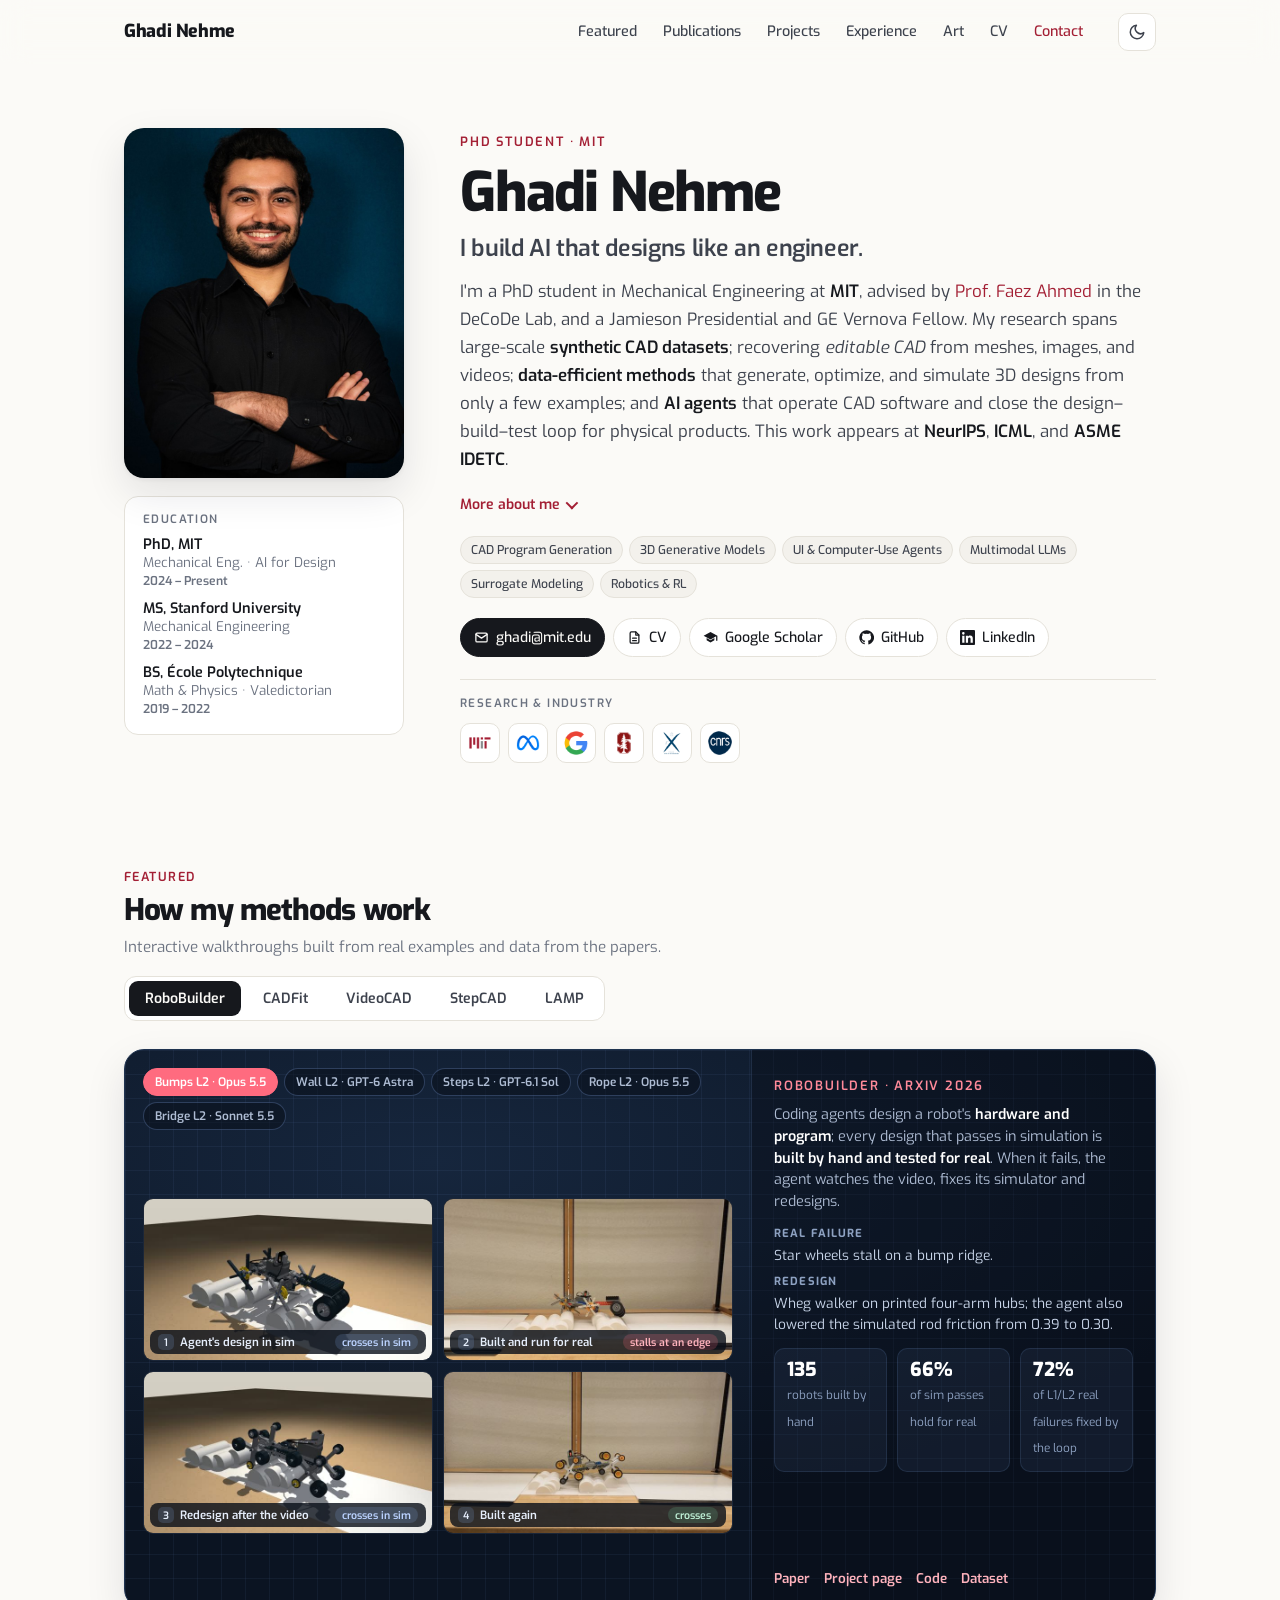
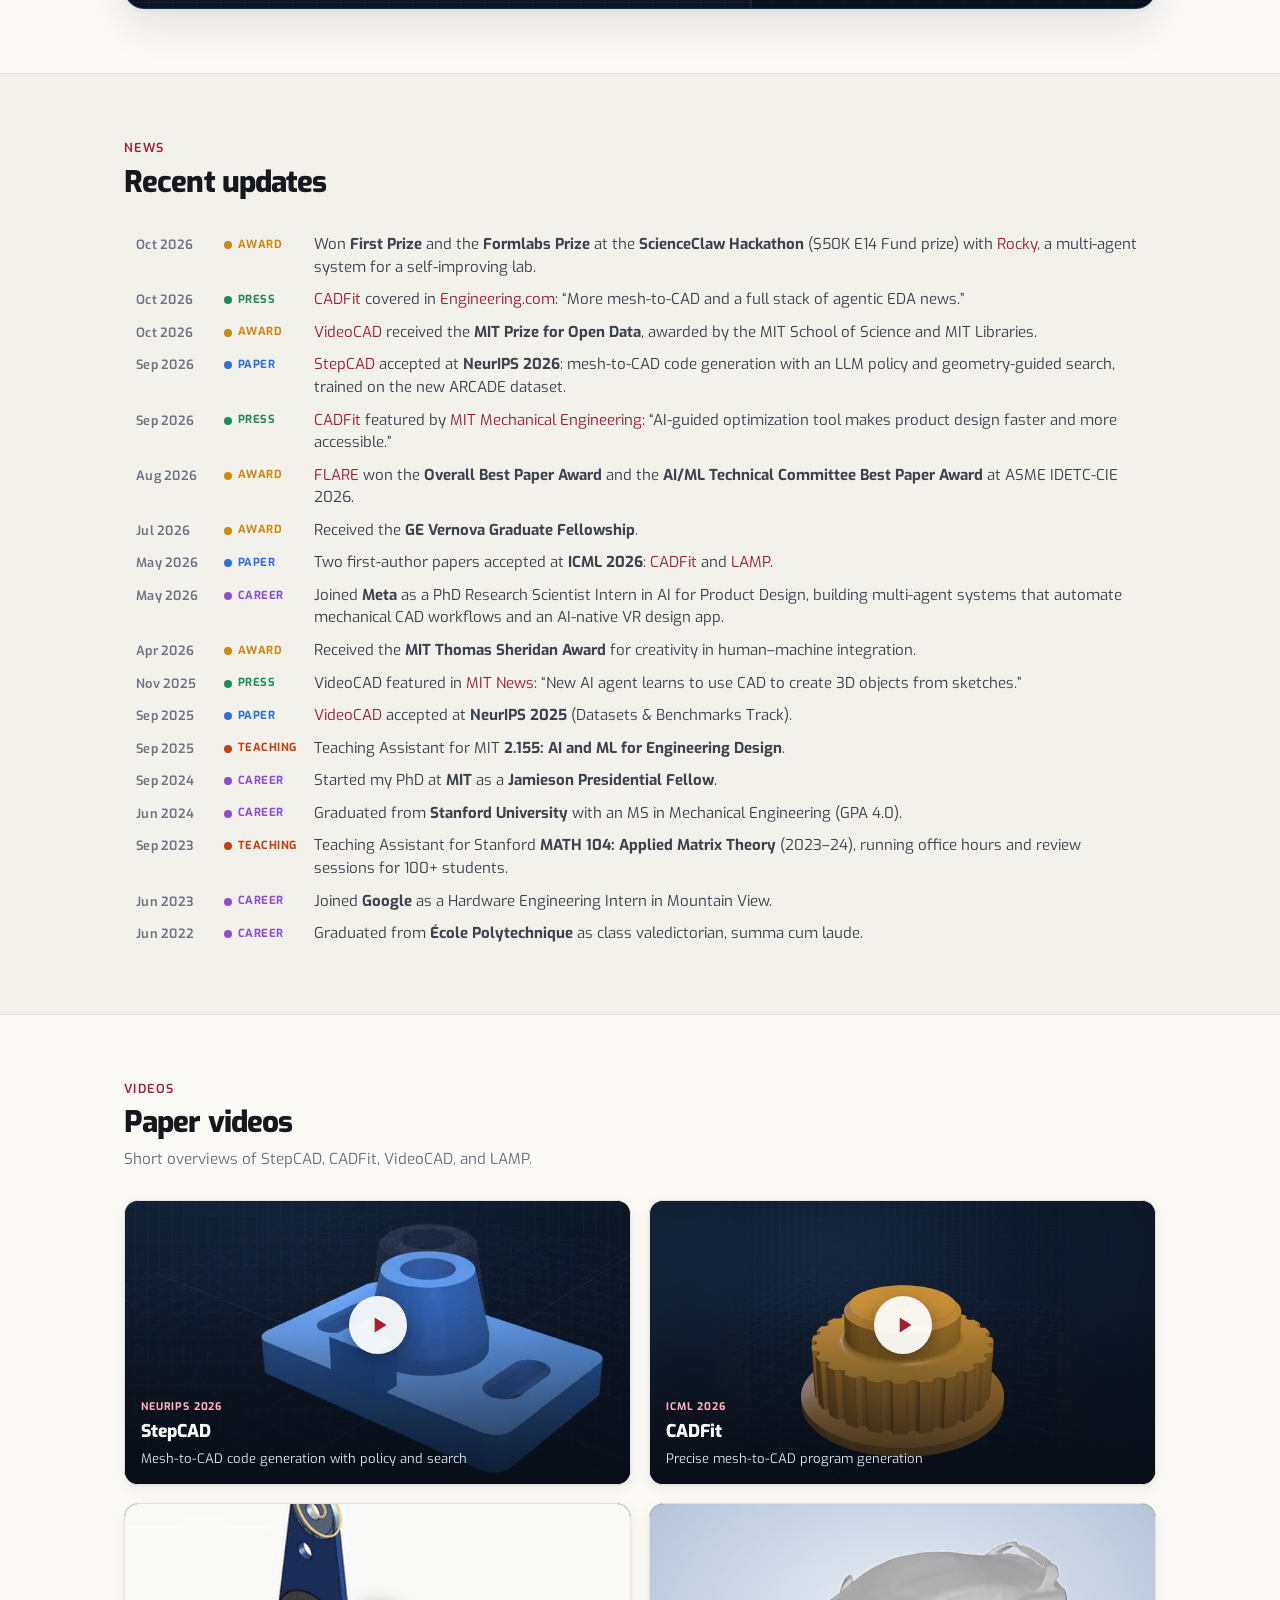
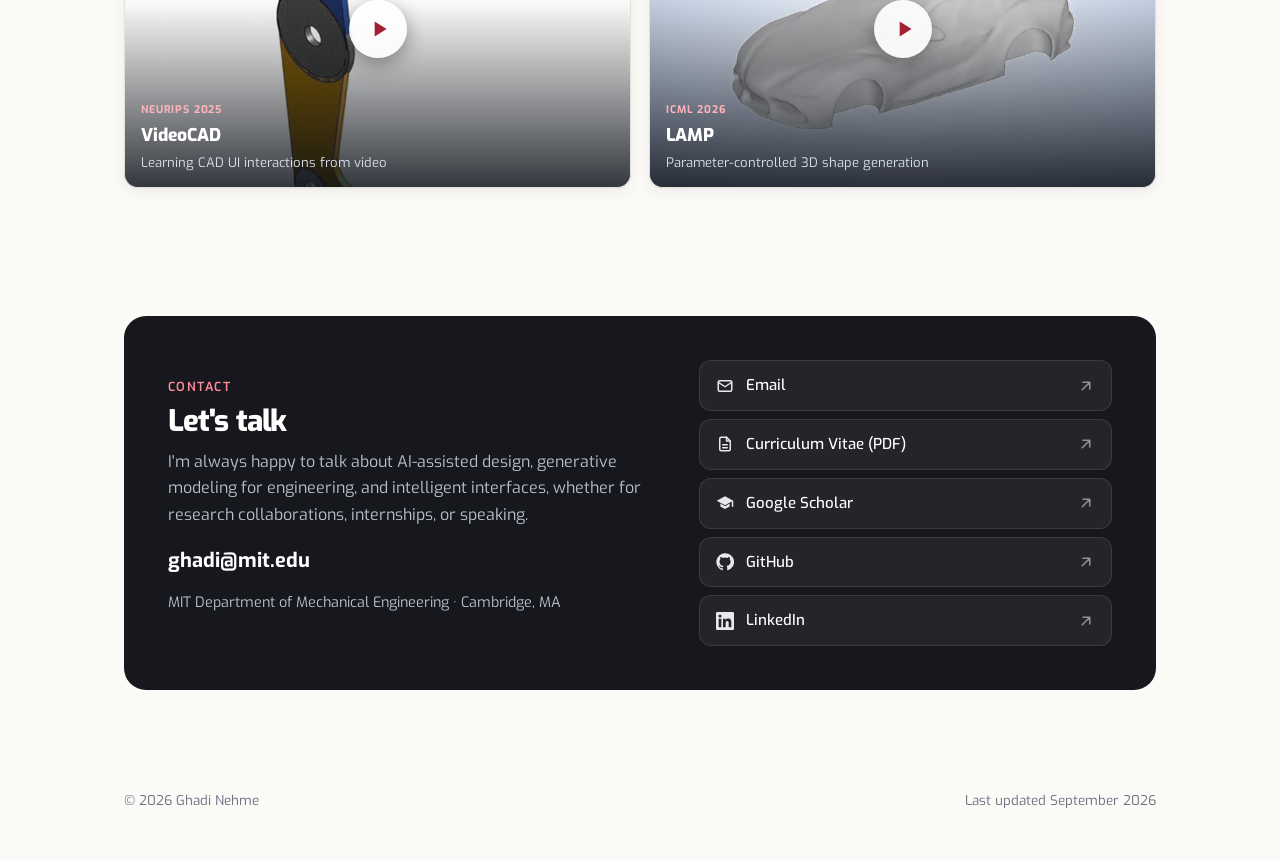
<file: index.html>
<!DOCTYPE html>
<html lang="en">
<head>
  <meta charset="utf-8">
  <meta name="viewport" content="width=device-width, initial-scale=1">
  <title>Ghadi Nehme · MIT PhD Student in AI for Design</title>
  <meta name="description" content="Ghadi Nehme is a PhD student at MIT (DeCoDe Lab, advised by Prof. Faez Ahmed) working on AI for engineering design: CAD generation, 3D generative models, and design agents.">
  <meta name="author" content="Ghadi Nehme">
  <meta property="og:title" content="Ghadi Nehme · MIT · AI for engineering design">
  <meta property="og:description" content="MIT PhD student building AI for engineering design: StepCAD & VideoCAD (NeurIPS), CADFit & LAMP (ICML 2026), FLARE (IDETC 2026 Best Paper).">
  <meta property="og:type" content="website">
  <meta property="og:url" content="https://ghadinehme.com/">
  <meta name="twitter:card" content="summary_large_image">
  <meta property="og:image" content="https://ghadinehme.com/assets/img/og-2026.jpg">
  <meta property="og:image:width" content="1200">
  <meta property="og:image:height" content="630">
  <meta property="og:image:alt" content="Ghadi Nehme, PhD student at MIT: NeurIPS 2025 and 2026, ICML 2026, IDETC 2026 Best Paper">
  <meta name="twitter:title" content="Ghadi Nehme · MIT · AI for engineering design">
  <meta name="twitter:description" content="MIT PhD student building AI for engineering design: StepCAD & VideoCAD (NeurIPS), CADFit & LAMP (ICML 2026), FLARE (IDETC 2026 Best Paper).">
  <meta name="twitter:image" content="https://ghadinehme.com/assets/img/og-2026.jpg">
  <link rel="icon" href="assets/img/favicon.svg" type="image/svg+xml">
  <link rel="preconnect" href="https://fonts.googleapis.com">
  <link rel="preconnect" href="https://fonts.gstatic.com" crossorigin>
  <link href="https://fonts.googleapis.com/css2?family=Exo:ital,wght@0,400;0,500;0,600;0,700;0,800;1,400;1,500&display=swap" rel="stylesheet">
  <link rel="stylesheet" href="assets/css/style.css?v=21">

  <script>
    (function () {
      try {
        var t = localStorage.getItem('theme');
        if (!t) t = matchMedia('(prefers-color-scheme: dark)').matches ? 'dark' : 'light';
        document.documentElement.setAttribute('data-theme', t);
      } catch (e) {}
    })();
  </script>
  <script type="application/ld+json">
  {
    "@context": "https://schema.org",
    "@type": "Person",
    "name": "Ghadi Nehme",
    "jobTitle": "PhD Student",
    "affiliation": { "@type": "Organization", "name": "Massachusetts Institute of Technology" },
    "alumniOf": ["Stanford University", "École Polytechnique"],
    "email": "mailto:ghadi@mit.edu",
    "url": "https://ghadinehme.com/",
    "sameAs": [
      "https://scholar.google.com/citations?user=AfQYxYMAAAAJ",
      "https://github.com/ghadinehme",
      "https://www.linkedin.com/in/ghadi-nehme/"
    ]
  }
  </script>
  <link rel="canonical" href="https://ghadinehme.com/">
</head>
<body>
<a class="skip" href="#main">Skip to content</a>
<!-- SVG icon sprite -->
<svg width="0" height="0" style="position:absolute" aria-hidden="true">
  <defs>
    <symbol id="i-mail" viewBox="0 0 24 24" fill="none" stroke="currentColor" stroke-width="2" stroke-linecap="round" stroke-linejoin="round"><rect x="3" y="5" width="18" height="14" rx="2"/><path d="m3 7 9 6 9-6"/></symbol>
    <symbol id="i-file" viewBox="0 0 24 24" fill="none" stroke="currentColor" stroke-width="2" stroke-linecap="round" stroke-linejoin="round"><path d="M14 3H7a2 2 0 0 0-2 2v14a2 2 0 0 0 2 2h10a2 2 0 0 0 2-2V8z"/><path d="M14 3v5h5M9 13h6M9 17h6"/></symbol>
    <symbol id="i-scholar" viewBox="0 0 24 24" fill="currentColor"><path d="M12 3 1 9l11 6 9-4.91V17h2V9L12 3zm-6.18 9.72v3.8L12 20l6.18-3.48v-3.8L12 16.2l-6.18-3.48z"/></symbol>
    <symbol id="i-github" viewBox="0 0 24 24" fill="currentColor"><path d="M12 .5a11.5 11.5 0 0 0-3.64 22.41c.58.1.79-.25.79-.56v-2c-3.2.7-3.88-1.37-3.88-1.37-.52-1.33-1.28-1.69-1.28-1.69-1.05-.72.08-.7.08-.7 1.16.08 1.77 1.19 1.77 1.19 1.03 1.77 2.7 1.26 3.36.96.1-.75.4-1.26.73-1.55-2.55-.29-5.24-1.28-5.24-5.69 0-1.26.45-2.28 1.19-3.09-.12-.29-.52-1.46.11-3.05 0 0 .97-.31 3.17 1.18a11 11 0 0 1 5.77 0c2.2-1.49 3.17-1.18 3.17-1.18.63 1.59.23 2.76.11 3.05.74.81 1.19 1.83 1.19 3.09 0 4.42-2.7 5.39-5.26 5.68.41.36.78 1.06.78 2.14v3.17c0 .31.21.67.8.56A11.5 11.5 0 0 0 12 .5z"/></symbol>
    <symbol id="i-linkedin" viewBox="0 0 24 24" fill="currentColor"><path d="M20.45 20.45h-3.56v-5.57c0-1.33-.02-3.04-1.85-3.04-1.85 0-2.14 1.45-2.14 2.94v5.67H9.35V9h3.41v1.56h.05c.48-.9 1.64-1.85 3.37-1.85 3.6 0 4.27 2.37 4.27 5.46v6.28zM5.34 7.43a2.06 2.06 0 1 1 0-4.13 2.06 2.06 0 0 1 0 4.13zM7.12 20.45H3.56V9h3.56v11.45zM22.22 0H1.77C.79 0 0 .77 0 1.73v20.54C0 23.23.79 24 1.77 24h20.45c.98 0 1.78-.77 1.78-1.73V1.73C24 .77 23.2 0 22.22 0z"/></symbol>
    <symbol id="i-globe" viewBox="0 0 24 24" fill="none" stroke="currentColor" stroke-width="2" stroke-linecap="round"><circle cx="12" cy="12" r="9"/><path d="M3 12h18M12 3a14 14 0 0 1 0 18M12 3a14 14 0 0 0 0 18"/></symbol>
    <symbol id="i-pdf" viewBox="0 0 24 24" fill="none" stroke="currentColor" stroke-width="2" stroke-linecap="round" stroke-linejoin="round"><path d="M14 3H7a2 2 0 0 0-2 2v14a2 2 0 0 0 2 2h10a2 2 0 0 0 2-2V8z"/><path d="M14 3v5h5"/></symbol>
    <symbol id="i-code" viewBox="0 0 24 24" fill="none" stroke="currentColor" stroke-width="2" stroke-linecap="round" stroke-linejoin="round"><path d="m16 18 6-6-6-6M8 6l-6 6 6 6"/></symbol>
    <symbol id="i-web" viewBox="0 0 24 24" fill="none" stroke="currentColor" stroke-width="2" stroke-linecap="round" stroke-linejoin="round"><path d="M10 14a5 5 0 0 0 7 0l3-3a5 5 0 0 0-7-7l-1 1"/><path d="M14 10a5 5 0 0 0-7 0l-3 3a5 5 0 0 0 7 7l1-1"/></symbol>
    <symbol id="i-video" viewBox="0 0 24 24" fill="none" stroke="currentColor" stroke-width="2" stroke-linecap="round" stroke-linejoin="round"><rect x="2" y="5" width="15" height="14" rx="2"/><path d="m17 10 5-3v10l-5-3"/></symbol>
    <symbol id="i-quote" viewBox="0 0 24 24" fill="none" stroke="currentColor" stroke-width="2" stroke-linecap="round" stroke-linejoin="round"><path d="M4 7h6v6H6a2 2 0 0 1-2-2zM4 13c0 2 1 4 4 4M14 7h6v6h-4a2 2 0 0 1-2-2zM14 13c0 2 1 4 4 4"/></symbol>
    <symbol id="i-data" viewBox="0 0 24 24" fill="none" stroke="currentColor" stroke-width="2"><ellipse cx="12" cy="5" rx="8" ry="3"/><path d="M4 5v14c0 1.66 3.58 3 8 3s8-1.34 8-3V5M4 12c0 1.66 3.58 3 8 3s8-1.34 8-3"/></symbol>
    <symbol id="i-news" viewBox="0 0 24 24" fill="none" stroke="currentColor" stroke-width="2" stroke-linecap="round" stroke-linejoin="round"><path d="M4 4h13v16H6a2 2 0 0 1-2-2zM17 8h3v10a2 2 0 0 1-2 2"/><path d="M8 8h5M8 12h5M8 16h5"/></symbol>
    <symbol id="i-trophy" viewBox="0 0 24 24" fill="none" stroke="currentColor" stroke-width="2" stroke-linecap="round" stroke-linejoin="round"><path d="M8 21h8M12 17v4M7 4h10v5a5 5 0 0 1-10 0z"/><path d="M17 5h3v2a3 3 0 0 1-3 3M7 5H4v2a3 3 0 0 0 3 3"/></symbol>
    <symbol id="i-medal" viewBox="0 0 24 24" fill="none" stroke="currentColor" stroke-width="2" stroke-linecap="round" stroke-linejoin="round"><circle cx="12" cy="15" r="6"/><path d="M8.5 10.2 5 3h4l3 6M15.5 10.2 19 3h-4l-2 4"/><path d="m12 12.5.9 1.8 2 .3-1.45 1.4.35 2-1.8-.95-1.8.95.35-2-1.45-1.4 2-.3z"/></symbol>
    <symbol id="i-star" viewBox="0 0 24 24" fill="none" stroke="currentColor" stroke-width="2" stroke-linejoin="round"><path d="m12 3 2.8 5.7 6.2.9-4.5 4.4 1 6.2L12 17.3 6.5 20.2l1-6.2L3 9.6l6.2-.9z"/></symbol>
    <symbol id="i-cap" viewBox="0 0 24 24" fill="none" stroke="currentColor" stroke-width="2" stroke-linecap="round" stroke-linejoin="round"><path d="M22 9 12 4 2 9l10 5 10-5z"/><path d="M6 11v5c3 2 9 2 12 0v-5"/></symbol>
    <symbol id="i-gear" viewBox="0 0 24 24" fill="none" stroke="currentColor" stroke-width="2" stroke-linecap="round" stroke-linejoin="round"><circle cx="12" cy="12" r="3"/><path d="M19.4 15a1.7 1.7 0 0 0 .3 1.8l.1.1a2 2 0 1 1-2.8 2.8l-.1-.1a1.7 1.7 0 0 0-1.8-.3 1.7 1.7 0 0 0-1 1.5V21a2 2 0 1 1-4 0v-.1a1.7 1.7 0 0 0-1.1-1.5 1.7 1.7 0 0 0-1.8.3l-.1.1a2 2 0 1 1-2.8-2.8l.1-.1a1.7 1.7 0 0 0 .3-1.8 1.7 1.7 0 0 0-1.5-1H3a2 2 0 1 1 0-4h.1a1.7 1.7 0 0 0 1.5-1.1 1.7 1.7 0 0 0-.3-1.8l-.1-.1a2 2 0 1 1 2.8-2.8l.1.1a1.7 1.7 0 0 0 1.8.3H9a1.7 1.7 0 0 0 1-1.5V3a2 2 0 1 1 4 0v.1a1.7 1.7 0 0 0 1 1.5 1.7 1.7 0 0 0 1.8-.3l.1-.1a2 2 0 1 1 2.8 2.8l-.1.1a1.7 1.7 0 0 0-.3 1.8V9a1.7 1.7 0 0 0 1.5 1H21a2 2 0 1 1 0 4h-.1a1.7 1.7 0 0 0-1.5 1z"/></symbol>
    <symbol id="i-arrow" viewBox="0 0 24 24" fill="none" stroke="currentColor" stroke-width="2" stroke-linecap="round" stroke-linejoin="round"><path d="M7 17 17 7M8 7h9v9"/></symbol>
    <symbol id="i-up" viewBox="0 0 24 24" fill="none" stroke="currentColor" stroke-width="2" stroke-linecap="round" stroke-linejoin="round"><path d="m6 15 6-6 6 6"/></symbol>
    <symbol id="i-copy" viewBox="0 0 24 24" fill="none" stroke="currentColor" stroke-width="2" stroke-linecap="round" stroke-linejoin="round"><rect x="9" y="9" width="12" height="12" rx="2"/><path d="M5 15H4a1 1 0 0 1-1-1V4a1 1 0 0 1 1-1h10a1 1 0 0 1 1 1v1"/></symbol>
  </defs>
</svg>

<!-- ======================= NAV ======================= -->
<header class="nav" id="top">
  <div class="wrap">
    <a class="brand" href="#top">Ghadi Nehme</a>
    <button class="icon-btn menu-btn" id="menuBtn" aria-label="Open menu" aria-expanded="false">
      <svg viewBox="0 0 24 24" fill="none" stroke="currentColor" stroke-width="2" stroke-linecap="round"><path d="M4 7h16M4 12h16M4 17h16"/></svg>
    </button>
    <ul class="nav-links" id="navLinks">
      <li><a href="#research">Featured</a></li>
      <li><a href="publications.html">Publications</a></li>
      <li><a href="projects.html">Projects</a></li>
      <li><a href="experience.html">Experience</a></li>
      <li><a href="art.html">Art</a></li>
      <li><a href="assets/Ghadi_Nehme_CV.pdf" target="_blank" rel="noopener">CV</a></li>
      <li><a href="#contact">Contact</a></li>
    </ul>
    <button class="icon-btn theme-btn" id="themeBtn" aria-label="Toggle dark mode">
      <svg class="moon" viewBox="0 0 24 24" fill="none" stroke="currentColor" stroke-width="2" stroke-linecap="round" stroke-linejoin="round"><path d="M21 12.8A9 9 0 1 1 11.2 3a7 7 0 0 0 9.8 9.8z"/></svg>
      <svg class="sun" viewBox="0 0 24 24" fill="none" stroke="currentColor" stroke-width="2" stroke-linecap="round"><circle cx="12" cy="12" r="4"/><path d="M12 2v2M12 20v2M4.9 4.9l1.4 1.4M17.7 17.7l1.4 1.4M2 12h2M20 12h2M4.9 19.1l1.4-1.4M17.7 6.3l1.4-1.4"/></svg>
    </button>
  </div>
</header>

<main id="main">
<!-- ======================= HERO / ABOUT ======================= -->
<section class="hero" id="about">
  <div class="wrap">
    <div class="hero-grid">
      <aside class="hero-side">
        <div class="portrait">
          <img src="assets/img/headshot.jpg" alt="Portrait of Ghadi Nehme" width="800" height="1000">
        </div>
        <div class="side-card">
          <h4>Education</h4>
          <div class="edu-mini">
            <div><b>PhD, MIT</b><span>Mechanical Eng. · AI for Design</span><span class="yr">2024 – Present</span></div>
            <div><b>MS, Stanford University</b><span>Mechanical Engineering</span><span class="yr">2022 – 2024</span></div>
            <div><b>BS, École Polytechnique</b><span>Math &amp; Physics · Valedictorian</span><span class="yr">2019 – 2022</span></div>
          </div>
        </div>
      </aside>

      <div>
        <span class="eyebrow">PhD Student · MIT</span>
        <h1>Ghadi Nehme</h1>
        <p class="tagline">I build AI that designs like an engineer.</p>
        <div class="bio">
          <p class="lede">
            I'm a PhD student in Mechanical Engineering at <strong>MIT</strong>, advised by
            <a href="https://decode.mit.edu/" target="_blank" rel="noopener">Prof. Faez Ahmed</a> in the DeCoDe Lab, and a
            Jamieson Presidential and GE Vernova Fellow.
            My research spans large-scale <strong>synthetic CAD datasets</strong>; recovering <em>editable CAD</em> from meshes,
            images, and videos; <strong>data-efficient methods</strong> that generate, optimize, and simulate 3D designs from only a
            few examples; and <strong>AI agents</strong> that operate CAD software and close the design–build–test loop for physical
            products. This work appears at <strong>NeurIPS</strong>, <strong>ICML</strong>, and <strong>ASME IDETC</strong>.
          </p>
          <details class="more-bio">
            <summary>More about me</summary>
            <p>
              My projects cover the full design pipeline. <a href="publications.html#pub-videocad">VideoCAD</a> is a dataset of
              41K+ videos for teaching agents to use CAD software, and <a href="publications.html#pub-cadbench">CADBench</a> benchmarks
              CAD generation across input types. <a href="publications.html#pub-cadfit">CADFit</a> and <a href="publications.html#pub-stepcad">StepCAD</a> recover
              precise, editable CAD programs from meshes and images. <a href="publications.html#pub-lamp">LAMP</a> and <a href="publications.html#pub-flare">FLARE</a>
              generate 3D designs, optimize them for performance such as aerodynamic drag, and predict their physical behavior from
              only a few examples. My current work closes the loop with <strong>autonomous design–build–test–refine cycles for
              physical products</strong>, with a robot in the loop.
            </p>
            <p>
              FLARE received the <strong>Overall Best Paper Award</strong> at ASME IDETC 2026, and my research has been covered by
              <a href="https://news.mit.edu/2025/new-ai-agent-learns-use-cad-create-3d-objects-sketches-1119" target="_blank" rel="noopener">MIT News</a> and
              <a href="https://meche.mit.edu/news-media/ai-guided-optimization-tool-makes-product-design-faster-and-more-accessible" target="_blank" rel="noopener">MIT Mechanical Engineering</a>. In summer 2026, I interned at
              <strong>Meta</strong> as a PhD Research Scientist, building multi-agent systems and an AI-native VR environment for
              mechanical design.
            </p>
            <p>
              Before MIT, I earned an MS in Mechanical Engineering at <strong>Stanford University</strong>, where I worked on surgical
              robots, reinforcement learning, and neural decoding, and a BS in Mathematics and Physics at
              <strong>École Polytechnique</strong>, where I graduated as class valedictorian. I have also interned at
              <strong>Google</strong> and CNRS.
            </p>
            <p>
              Outside research, I draw and paint: see some of my <a href="art.html">paintings and drawings</a>.
            </p>
          </details>
        </div>

        <div class="interests" aria-label="Research interests">
          <span class="tag">CAD Program Generation</span>
          <span class="tag">3D Generative Models</span>
          <span class="tag">UI &amp; Computer-Use Agents</span>
          <span class="tag">Multimodal LLMs</span>
          <span class="tag">Surrogate Modeling</span>
          <span class="tag">Robotics &amp; RL</span>
        </div>

        <div class="links" style="margin-top:20px">
          <a class="pill primary" href="mailto:ghadi@mit.edu"><svg><use href="#i-mail"/></svg>ghadi@mit.edu</a>
          <a class="pill" href="assets/Ghadi_Nehme_CV.pdf" target="_blank" rel="noopener"><svg><use href="#i-file"/></svg>CV</a>
          <a class="pill" href="https://scholar.google.com/citations?user=AfQYxYMAAAAJ&amp;hl=en" target="_blank" rel="noopener"><svg><use href="#i-scholar"/></svg>Google Scholar</a>
          <a class="pill" href="https://github.com/ghadinehme" target="_blank" rel="noopener"><svg><use href="#i-github"/></svg>GitHub</a>
          <a class="pill" href="https://www.linkedin.com/in/ghadi-nehme/" target="_blank" rel="noopener"><svg><use href="#i-linkedin"/></svg>LinkedIn</a>
        </div>

        <div class="affil" aria-label="Affiliations">
          <span class="affil-label">Research &amp; industry</span>
          <div class="affil-logos">
            <a href="experience.html#experience" title="MIT"><img src="assets/img/logos/mit.png" alt="MIT" width="28" height="28"></a>
            <a href="experience.html#experience" title="Meta"><img src="assets/img/logos/meta.png" alt="Meta" width="28" height="28"></a>
            <a href="experience.html#experience" title="Google"><img src="assets/img/logos/google.png" alt="Google" width="28" height="28"></a>
            <a href="experience.html#experience" title="Stanford University"><img src="assets/img/logos/stanford.png" alt="Stanford University" width="28" height="28"></a>
            <a href="experience.html#experience" title="École Polytechnique"><img src="assets/img/logos/polytechnique.png" alt="École Polytechnique" width="28" height="28"></a>
            <a href="experience.html#experience" title="CNRS"><img src="assets/img/logos/cnrs.png" alt="CNRS" width="28" height="28"></a>
          </div>
        </div>
      </div>
    </div>

  </div>
</section>

<!-- ======================= RESEARCH SHOWCASE ======================= -->
<section class="block showcase" id="research">
  <div class="wrap">
    <div class="sec-head">
      <div>
        <span class="sec-num">FEATURED</span>
        <h2>How my methods work</h2>
        <p>Interactive walkthroughs built from real examples and data from the papers.</p>
      </div>
      <div class="sc-tabs" role="tablist" aria-label="Research showcase">
        <button class="sc-tab active" role="tab" aria-selected="true" data-tab="robobuilder">RoboBuilder</button>
        <button class="sc-tab" role="tab" aria-selected="false" data-tab="cadfit">CADFit</button>
        <button class="sc-tab" role="tab" aria-selected="false" data-tab="videocad">VideoCAD</button>
        <button class="sc-tab" role="tab" aria-selected="false" data-tab="stepcad">StepCAD</button>
        <button class="sc-tab" role="tab" aria-selected="false" data-tab="lamp">LAMP</button>
      </div>
    </div>

    <!-- RoboBuilder -->
    <div class="sc-stage sc-panel active" id="panel-robobuilder" data-panel="robobuilder" role="tabpanel">
      <div class="sc-view rb-view">
        <div class="rb-cases" id="rbCases" role="tablist" aria-label="Choose a hardware-loop case"></div>
        <div class="rb-grid" id="rbGrid">
          <figure class="rb-tile" data-k="sim"><video muted loop playsinline preload="none"></video><figcaption><i>1</i>Agent's design in sim<span class="rb-st sim">crosses in sim</span></figcaption></figure>
          <figure class="rb-tile" data-k="fail"><video muted loop playsinline preload="none"></video><figcaption><i>2</i>Built and run for real<span class="rb-st bad" id="rbMode">fails</span></figcaption></figure>
          <figure class="rb-tile" data-k="resim"><video muted loop playsinline preload="none"></video><figcaption><i>3</i>Redesign after the video<span class="rb-st sim">crosses in sim</span></figcaption></figure>
          <figure class="rb-tile" data-k="real"><video muted loop playsinline preload="none"></video><figcaption><i>4</i>Built again<span class="rb-st ok">crosses</span></figcaption></figure>
        </div>
      </div>
      <aside class="sc-side">
        <div class="sc-head">
          <span class="eyebrow">RoboBuilder · arXiv 2026</span>
          <p>Coding agents design a robot's <em>hardware and program</em>; every design that passes in simulation is <em>built by hand and tested for real</em>. When it fails, the agent watches the video, fixes its simulator and redesigns.</p>
        </div>
        <dl class="rb-story">
          <dt>Real failure</dt><dd id="rbFail"></dd>
          <dt>Redesign</dt><dd id="rbRedesign"></dd>
        </dl>
        <div class="sc-stats"><div><b>135</b><span>robots built by hand</span></div><div><b>66%</b><span>of sim passes hold for real</span></div><div><b>72%</b><span>of L1/L2 real failures fixed by the loop</span></div></div>
        <div class="sc-links"><a href="https://arxiv.org/abs/2611.23855" target="_blank" rel="noopener">Paper</a><a href="https://ghadinehme.com/robobuilder.github.io/" target="_blank" rel="noopener">Project page</a><a href="https://github.com/ghadinehme/RoboBuilder" target="_blank" rel="noopener">Code</a><a href="https://huggingface.co/datasets/DeCoDELab/RoboBuilder" target="_blank" rel="noopener">Dataset</a></div>
      </aside>
    </div>

    <!-- CADFit -->
    <div class="sc-stage sc-panel" id="panel-cadfit" data-panel="cadfit" role="tabpanel" hidden>
      <div class="sc-view cf-view">
        <video id="cfVideo" src="assets/showcase/cadfit/cadfit_walkthrough.mp4" poster="assets/showcase/cadfit/cadfit_poster.jpg"
               muted loop playsinline preload="none" aria-label="CADFit reconstructing a timing pulley from a mesh, step by step"></video>
        <div class="cf-timeline" id="cfTimeline" aria-label="Walkthrough timeline"></div>
      </div>
      <aside class="sc-side">
        <div class="sc-head">
          <span class="eyebrow">CADFit · ICML 2026</span>
          <p>Input: a mesh. Output: an editable CAD <em>construction sequence</em>. Shown on the timing-pulley example from the paper.</p>
        </div>
        <ol class="cf-steps" id="cfSteps"></ol>
        <pre class="sc-code" id="cfCode" aria-label="CadQuery program"></pre>
        <div class="sc-links"><a href="publications.html#pub-cadfit">Paper</a><a href="https://ghadinehme.com/cadfit.github.io/" target="_blank" rel="noopener">Project page</a><a href="https://github.com/ghadinehme/CADFit" target="_blank" rel="noopener">Code</a><a href="https://www.youtube.com/watch?v=YBYm-moWSEs" target="_blank" rel="noopener">Video</a></div>
      </aside>
    </div>

    <!-- VideoCAD -->
    <div class="sc-stage sc-panel" id="panel-videocad" data-panel="videocad" role="tabpanel" hidden>
      <div class="sc-view vc-view">
        <div class="vc-modes" role="tablist" aria-label="VideoCAD views">
          <button class="vc-mode active" data-mode="episodes" type="button">Dataset episodes</button>
          <button class="vc-mode" data-mode="i2c" type="button">Image → CAD</button>
          <button class="vc-mode" data-mode="auto" type="button">Autocomplete</button>
        </div>
        <div class="vc-pane" data-mode="episodes">
          <div class="vc-browser">
            <div class="vc-bar"><i></i><i></i><i></i><span>cad.onshape.com · VideoCAD episode <b id="vcId"></b></span></div>
            <img id="vcVideo" alt="Automated agent building a CAD model in the Onshape interface">
          </div>
          <div class="vc-picker" id="vcPicker" aria-label="Choose an episode"></div>
        </div>
        <div class="vc-pane" data-mode="i2c" hidden>
          <p class="vc-note">VideoCADFormer sees only a target image and the live UI, and operates Onshape action by action to build the CAD model.</p>
          <div class="vc-grid" id="vcI2C"></div>
        </div>
        <div class="vc-pane" data-mode="auto" hidden>
          <p class="vc-note">Starting from a partially built model, VideoCADFormer completes the design to match the target image.</p>
          <div class="vc-grid auto" id="vcAuto"></div>
        </div>
      </div>
      <aside class="sc-side">
        <div class="sc-head">
          <span class="eyebrow">VideoCAD · NeurIPS 2025</span>
          <p>Real episodes from the dataset: an automated agent rebuilds human-made CAD models in Onshape, one UI action at a time.</p>
        </div>
        <div class="vc-policy">
          <div class="vc-in"><img id="vcTarget" alt="Target shape" width="96" height="96"><span>Target shape <code>I</code></span></div>
          <div class="vc-arrow">+ UI frames <code>o<sub>t−k:t</sub></code> &rarr; <b>VideoCADFormer</b> &rarr; next action <code>a<sub>t</sub></code></div>
        </div>
        <div class="vc-actions">
          <span>MoveTo(x, y)</span><span>Click</span><span>PressKey(k, n)</span><span>Type(v)</span><span>Scroll(s)</span>
        </div>
        <div class="sc-stats"><div><b>41K+</b><span>annotated videos</span></div><div><b>186</b><span>actions per task on average</span></div><div><b>20&times;</b><span>longer than prior UI datasets</span></div></div>
        <div class="sc-links"><a href="publications.html#pub-videocad">Paper</a><a href="https://ghadinehme.com/videocad.github.io/" target="_blank" rel="noopener">Project page</a><a href="https://github.com/ghadinehme/VideoCAD" target="_blank" rel="noopener">Code</a><a href="https://www.youtube.com/watch?v=1C6KqY-3Okw" target="_blank" rel="noopener">Video</a></div>
      </aside>
    </div>

    <!-- StepCAD -->
    <div class="sc-stage sc-panel" id="panel-stepcad" data-panel="stepcad" role="tabpanel" hidden>
      <div class="sc-view cf-view">
        <video id="stVideo" src="assets/showcase/stepcad/stepcad_walkthrough.mp4" poster="assets/showcase/stepcad/stepcad_poster.jpg"
               muted loop playsinline preload="none" aria-label="StepCAD generating a CAD program step by step and refining it with tree search"></video>
        <div class="cf-timeline" id="stTimeline" aria-label="Walkthrough timeline"></div>
      </div>
      <aside class="sc-side">
        <div class="sc-head">
          <span class="eyebrow">StepCAD · NeurIPS 2026</span>
          <p>A state-conditioned LLM policy writes the CAD program <em>step by step</em>, then a geometry-guided tree search refines it with local edits ranked by IoU.</p>
        </div>
        <ol class="cf-steps" id="stSteps"></ol>
        <pre class="sc-code" id="stCode" aria-label="CadQuery program"></pre>
        <div class="sc-links"><a href="publications.html#pub-stepcad">Paper</a><a href="https://ghadinehme.com/stepcad.github.io/" target="_blank" rel="noopener">Project page</a><a href="https://github.com/ghadinehme/StepCAD" target="_blank" rel="noopener">Code</a><a href="assets/papers/stepcad_neurips2026.pdf" target="_blank" rel="noopener">PDF</a><a href="https://www.youtube.com/watch?v=AdfTSnQpQqs" target="_blank" rel="noopener">Video</a></div>
      </aside>
    </div>

    <!-- LAMP -->
    <div class="sc-stage sc-panel" id="panel-lamp" data-panel="lamp" role="tabpanel" hidden>
      <div class="sc-view lamp-view">
        <div class="lamp-img"><img id="lampImg" alt="LAMP-generated car shape" width="568" height="336"></div>
        <div class="lamp-ctrl">
          <div class="lamp-readout"><span id="lampParam">Roof height</span><b id="lampZone">Dataset range</b></div>
          <div class="lamp-track">
            <div class="lamp-zones"><span class="ex">Extrapolation</span><span class="in">Training range</span><span class="ex">Extrapolation</span></div>
            <input type="range" id="lampSlider" min="0" max="9" step="1" value="4" aria-label="Design parameter">
          </div>
          <div class="lamp-legend"><span>−100% extrapolation</span><span>training range</span><span>+100% extrapolation</span></div>
          <div class="lamp-chips" id="lampChips"></div>
          <button type="button" class="lamp-opt-btn" id="lampOptBtn">Show drag optimization</button>
        </div>
        <figure class="lamp-opt" id="lampOpt" hidden>
          <img src="assets/showcase/lamp/drag_optimization.jpg" alt="Reference cars versus LAMP-optimized cars with drag coefficient reduced by about 10 percent" loading="lazy">
          <figcaption>Performance-guided optimization: with the design parameters held fixed, LAMP searches its weight space for lower-drag shapes, reducing C<sub>d</sub> by up to ~10%.</figcaption>
        </figure>
      </div>
      <aside class="sc-side">
        <div class="sc-head">
          <span class="eyebrow">LAMP · ICML 2026</span>
          <p>Drag the slider. Every shape is generated by LAMP from a small set of examples, including shapes up to 100% beyond the training range.</p>
        </div>
        <ol class="sc-list">
          <li><b>Align.</b> Overfit one SDF network per exemplar from a shared initialization, so all shapes live in one aligned weight space.</li>
          <li><b>Mix.</b> Solve for affine weights <code>w = &Sigma; &alpha;<sub>i</sub> w<sub>i</sub></code>, with <code>&Sigma; &alpha;<sub>i</sub> = 1</code>, that hit the requested parameter values.</li>
          <li><b>Decode.</b> Extract the mesh with marching cubes. A linearity-mismatch score flags unsafe extrapolations.</li>
          <li><b>Optimize.</b> With parameters fixed, search the same space for better performance, such as lower aerodynamic drag.</li>
        </ol>
        <div class="sc-stats"><div><b>50</b><span>training shapes</span></div><div><b>±100%</b><span>safe extrapolation</span></div></div>
        <div class="sc-links"><a href="publications.html#pub-lamp">Paper</a><a href="https://ghadinehme.com/lamp.github.io/" target="_blank" rel="noopener">Project page</a><a href="https://github.com/ghadinehme/LAMP" target="_blank" rel="noopener">Code</a><a href="https://www.youtube.com/watch?v=DiuyUY8uyp4" target="_blank" rel="noopener">Video</a></div>
      </aside>
    </div>

  </div>
</section>

<!-- ======================= NEWS ======================= -->
<section class="block alt" id="news">
  <div class="wrap">
    <div class="sec-head">
      <div>
        <span class="sec-num">NEWS</span>
        <h2>Recent updates</h2>
      </div>
    </div>
    <ul class="news" id="newsList">
      <li><time>Oct 2026</time><span class="cat cat-award">Award</span><div>Won <b>First Prize</b> and the <b>Formlabs Prize</b> at the <b>ScienceClaw Hackathon</b> ($50K E14 Fund prize) with <a href="https://www.sundai.club/projects/259652bb-5a3a-42c0-8eb2-e3a980bbf4c9" target="_blank" rel="noopener">Rocky</a>, a multi-agent system for a self-improving lab.</div></li>
      <li><time>Oct 2026</time><span class="cat cat-press">Press</span><div><a href="publications.html#pub-cadfit">CADFit</a> covered in <a href="https://www.engineering.com/more-mesh-to-cad-and-a-full-stack-of-agentic-eda-news/" target="_blank" rel="noopener">Engineering.com</a>: “More mesh-to-CAD and a full stack of agentic EDA news.”</div></li>
      <li><time>Oct 2026</time><span class="cat cat-award">Award</span><div><a href="publications.html#pub-videocad">VideoCAD</a> received the <b>MIT Prize for Open Data</b>, awarded by the MIT School of Science and MIT Libraries.</div></li>
      <li><time>Sep 2026</time><span class="cat cat-paper">Paper</span><div><a href="publications.html#pub-stepcad">StepCAD</a> accepted at <b>NeurIPS 2026</b>: mesh-to-CAD code generation with an LLM policy and geometry-guided search, trained on the new ARCADE dataset.</div></li>
      <li><time>Sep 2026</time><span class="cat cat-press">Press</span><div><a href="publications.html#pub-cadfit">CADFit</a> featured by <a href="https://meche.mit.edu/news-media/ai-guided-optimization-tool-makes-product-design-faster-and-more-accessible" target="_blank" rel="noopener">MIT Mechanical Engineering</a>: “AI-guided optimization tool makes product design faster and more accessible.”</div></li>
      <li><time>Aug 2026</time><span class="cat cat-award">Award</span><div><a href="publications.html#pub-flare">FLARE</a> won the <b>Overall Best Paper Award</b> and the <b>AI/ML Technical Committee Best Paper Award</b> at ASME IDETC-CIE 2026.</div></li>
      <li><time>Jul 2026</time><span class="cat cat-award">Award</span><div>Received the <b>GE Vernova Graduate Fellowship</b>.</div></li>
      <li><time>May 2026</time><span class="cat cat-paper">Paper</span><div>Two first-author papers accepted at <b>ICML 2026</b>: <a href="publications.html#pub-cadfit">CADFit</a> and <a href="publications.html#pub-lamp">LAMP</a>.</div></li>
      <li><time>May 2026</time><span class="cat cat-career">Career</span><div>Joined <b>Meta</b> as a PhD Research Scientist Intern in AI for Product Design, building multi-agent systems that automate mechanical CAD workflows and an AI-native VR design app.</div></li>
      <li><time>Apr 2026</time><span class="cat cat-award">Award</span><div>Received the <b>MIT Thomas Sheridan Award</b> for creativity in human–machine integration.</div></li>
      <li><time>Nov 2025</time><span class="cat cat-press">Press</span><div>VideoCAD featured in <a href="https://news.mit.edu/2025/new-ai-agent-learns-use-cad-create-3d-objects-sketches-1119" target="_blank" rel="noopener">MIT News</a>: “New AI agent learns to use CAD to create 3D objects from sketches.”</div></li>
      <li><time>Sep 2025</time><span class="cat cat-paper">Paper</span><div><a href="publications.html#pub-videocad">VideoCAD</a> accepted at <b>NeurIPS 2025</b> (Datasets &amp; Benchmarks Track).</div></li>
      <li><time>Sep 2025</time><span class="cat cat-teaching">Teaching</span><div>Teaching Assistant for MIT <b>2.155: AI and ML for Engineering Design</b>.</div></li>
      <li><time>Sep 2024</time><span class="cat cat-career">Career</span><div>Started my PhD at <b>MIT</b> as a <b>Jamieson Presidential Fellow</b>.</div></li>
      <li><time>Jun 2024</time><span class="cat cat-career">Career</span><div>Graduated from <b>Stanford University</b> with an MS in Mechanical Engineering (GPA 4.0).</div></li>
      <li><time>Sep 2023</time><span class="cat cat-teaching">Teaching</span><div>Teaching Assistant for Stanford <b>MATH 104: Applied Matrix Theory</b> (2023–24), running office hours and review sessions for 100+ students.</div></li>
      <li><time>Jun 2023</time><span class="cat cat-career">Career</span><div>Joined <b>Google</b> as a Hardware Engineering Intern in Mountain View.</div></li>
      <li><time>Jun 2022</time><span class="cat cat-career">Career</span><div>Graduated from <b>École Polytechnique</b> as class valedictorian, summa cum laude.</div></li>
    </ul>
  </div>
</section>

<!-- ======================= VIDEOS ======================= -->
<section class="block" id="videos">
  <div class="wrap">
    <div class="sec-head">
      <div>
        <span class="sec-num">VIDEOS</span>
        <h2>Paper videos</h2>
        <p>Short overviews of StepCAD, CADFit, VideoCAD, and LAMP.</p>
      </div>
    </div>
    <div class="videos">
      <button class="video-card" type="button" data-yt="AdfTSnQpQqs" aria-label="Play the StepCAD video">
        <img src="assets/img/videos/p_stepcad.jpg" alt="" loading="lazy" width="800" height="450">
        <span class="vc-play" aria-hidden="true"><svg viewBox="0 0 24 24"><path d="M8 5v14l11-7z" fill="currentColor"/></svg></span>
        <span class="vc-meta"><span class="vc-venue">NeurIPS 2026</span><b>StepCAD</b><span>Mesh-to-CAD code generation with policy and search</span></span>
      </button>
      <button class="video-card" type="button" data-yt="YBYm-moWSEs" aria-label="Play the CADFit video">
        <img src="assets/img/videos/p_cadfit.jpg" alt="" loading="lazy" width="800" height="450">
        <span class="vc-play" aria-hidden="true"><svg viewBox="0 0 24 24"><path d="M8 5v14l11-7z" fill="currentColor"/></svg></span>
        <span class="vc-meta"><span class="vc-venue">ICML 2026</span><b>CADFit</b><span>Precise mesh-to-CAD program generation</span></span>
      </button>
      <button class="video-card" type="button" data-yt="1C6KqY-3Okw" aria-label="Play the VideoCAD video">
        <img src="assets/img/videos/p_videocad.jpg" alt="" loading="lazy" width="800" height="450">
        <span class="vc-play" aria-hidden="true"><svg viewBox="0 0 24 24"><path d="M8 5v14l11-7z" fill="currentColor"/></svg></span>
        <span class="vc-meta"><span class="vc-venue">NeurIPS 2025</span><b>VideoCAD</b><span>Learning CAD UI interactions from video</span></span>
      </button>
      <button class="video-card" type="button" data-yt="DiuyUY8uyp4" aria-label="Play the LAMP video">
        <img src="assets/img/videos/p_lamp.jpg" alt="" loading="lazy" width="800" height="450">
        <span class="vc-play" aria-hidden="true"><svg viewBox="0 0 24 24"><path d="M8 5v14l11-7z" fill="currentColor"/></svg></span>
        <span class="vc-meta"><span class="vc-venue">ICML 2026</span><b>LAMP</b><span>Parameter-controlled 3D shape generation</span></span>
      </button>
    </div>
  </div>
</section>

<!-- ======================= CONTACT ======================= -->
<section class="block" id="contact">
  <div class="wrap">
    <div class="contact reveal">
      <div style="position:relative">
        <span class="sec-num" style="color:#ff8a9a">CONTACT</span>
        <h2>Let's talk</h2>
        <p>I'm always happy to talk about AI-assisted design, generative modeling for engineering, and intelligent interfaces, whether for research collaborations, internships, or speaking.</p>
        <a class="email" href="mailto:ghadi@mit.edu">ghadi@mit.edu</a>
        <p style="margin-top:14px;font-size:.9rem">MIT Department of Mechanical Engineering · Cambridge, MA</p>
      </div>
      <div class="contact-links">
        <a href="mailto:ghadi@mit.edu"><svg><use href="#i-mail"/></svg>Email<svg class="arrow"><use href="#i-arrow"/></svg></a>
        <a href="assets/Ghadi_Nehme_CV.pdf" target="_blank" rel="noopener"><svg><use href="#i-file"/></svg>Curriculum Vitae (PDF)<svg class="arrow"><use href="#i-arrow"/></svg></a>
        <a href="https://scholar.google.com/citations?user=AfQYxYMAAAAJ&amp;hl=en" target="_blank" rel="noopener"><svg><use href="#i-scholar"/></svg>Google Scholar<svg class="arrow"><use href="#i-arrow"/></svg></a>
        <a href="https://github.com/ghadinehme" target="_blank" rel="noopener"><svg><use href="#i-github"/></svg>GitHub<svg class="arrow"><use href="#i-arrow"/></svg></a>
        <a href="https://www.linkedin.com/in/ghadi-nehme/" target="_blank" rel="noopener"><svg><use href="#i-linkedin"/></svg>LinkedIn<svg class="arrow"><use href="#i-arrow"/></svg></a>
      </div>
    </div>
  </div>
</section>

</main>

<footer>
  <div class="wrap">
    <span>© <span id="year">2026</span> Ghadi Nehme</span>
    <span>Last updated September 2026</span>
  </div>
</footer>

<button class="icon-btn to-top" id="toTop" aria-label="Back to top"><svg><use href="#i-up"/></svg></button>

<script src="assets/js/main.js?v=7"></script>
<script src="assets/js/showcase.js?v=10"></script>
</body>
</html>
</file>
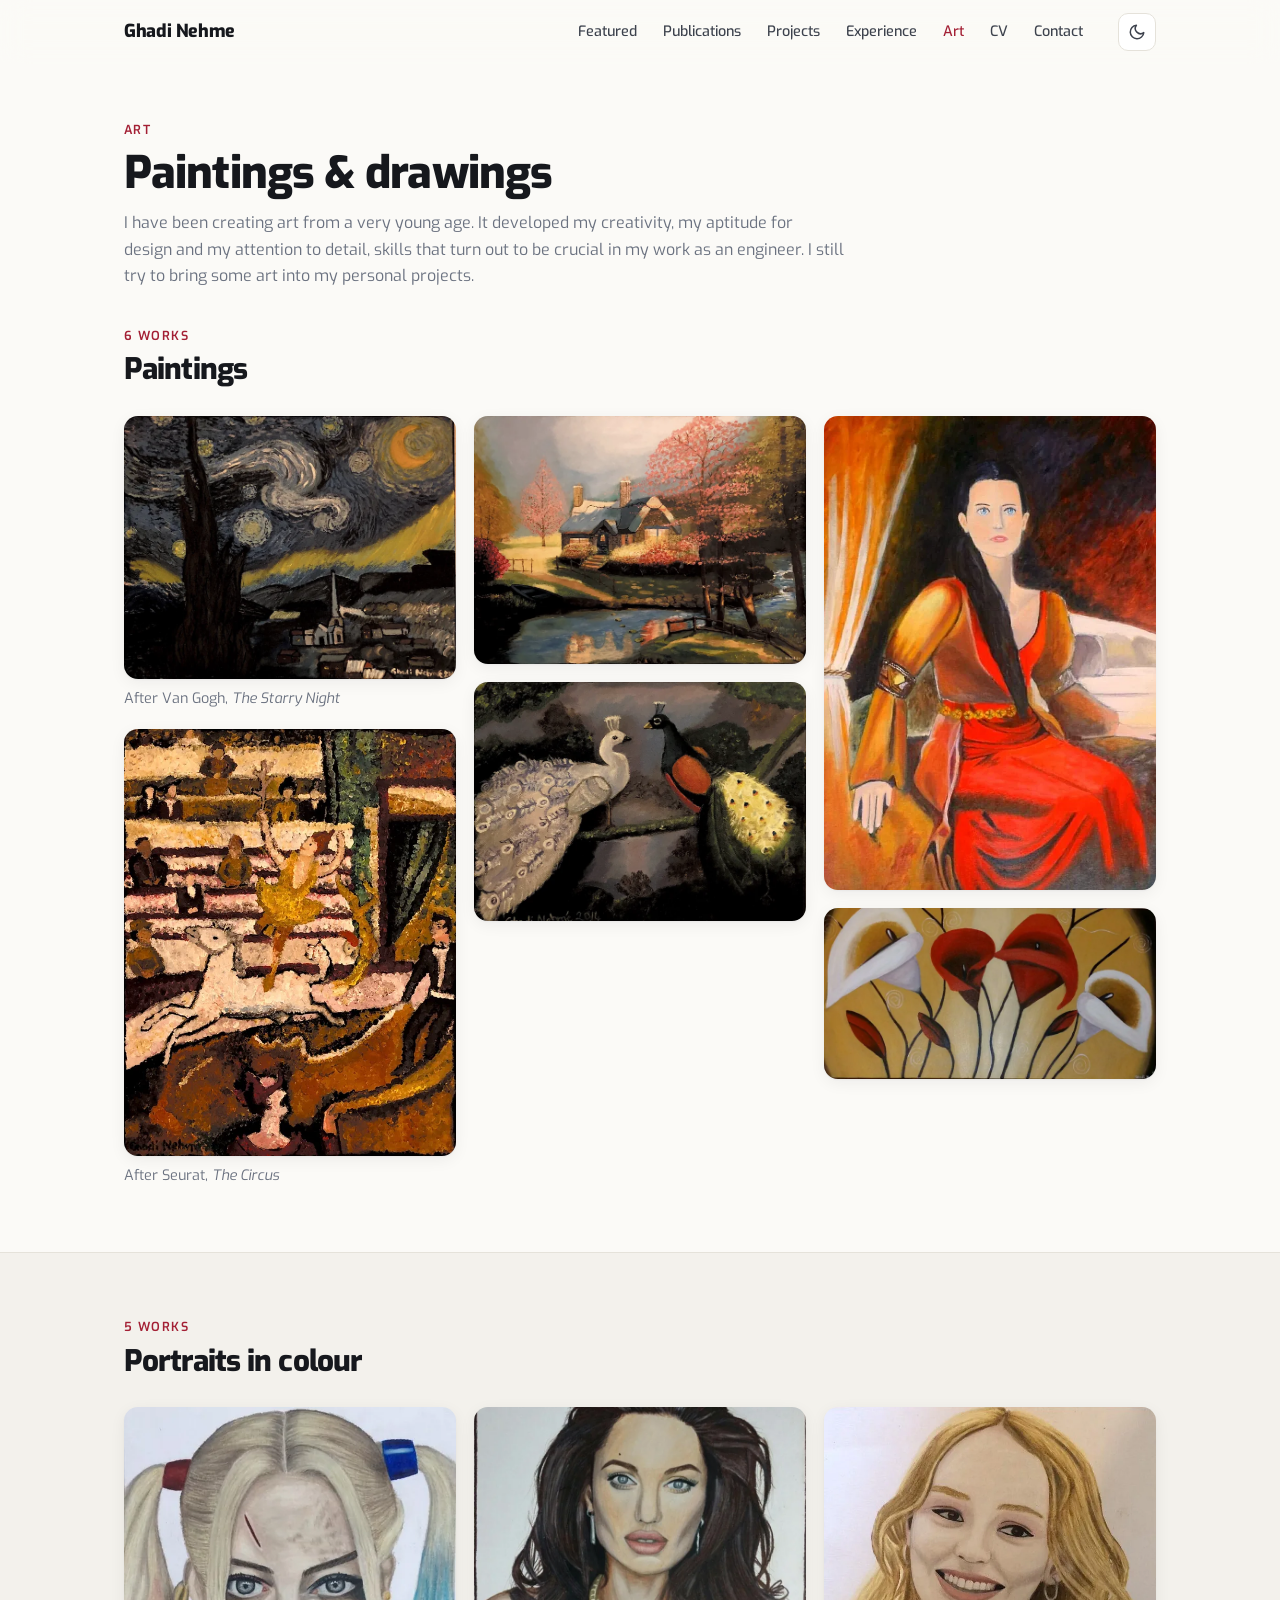
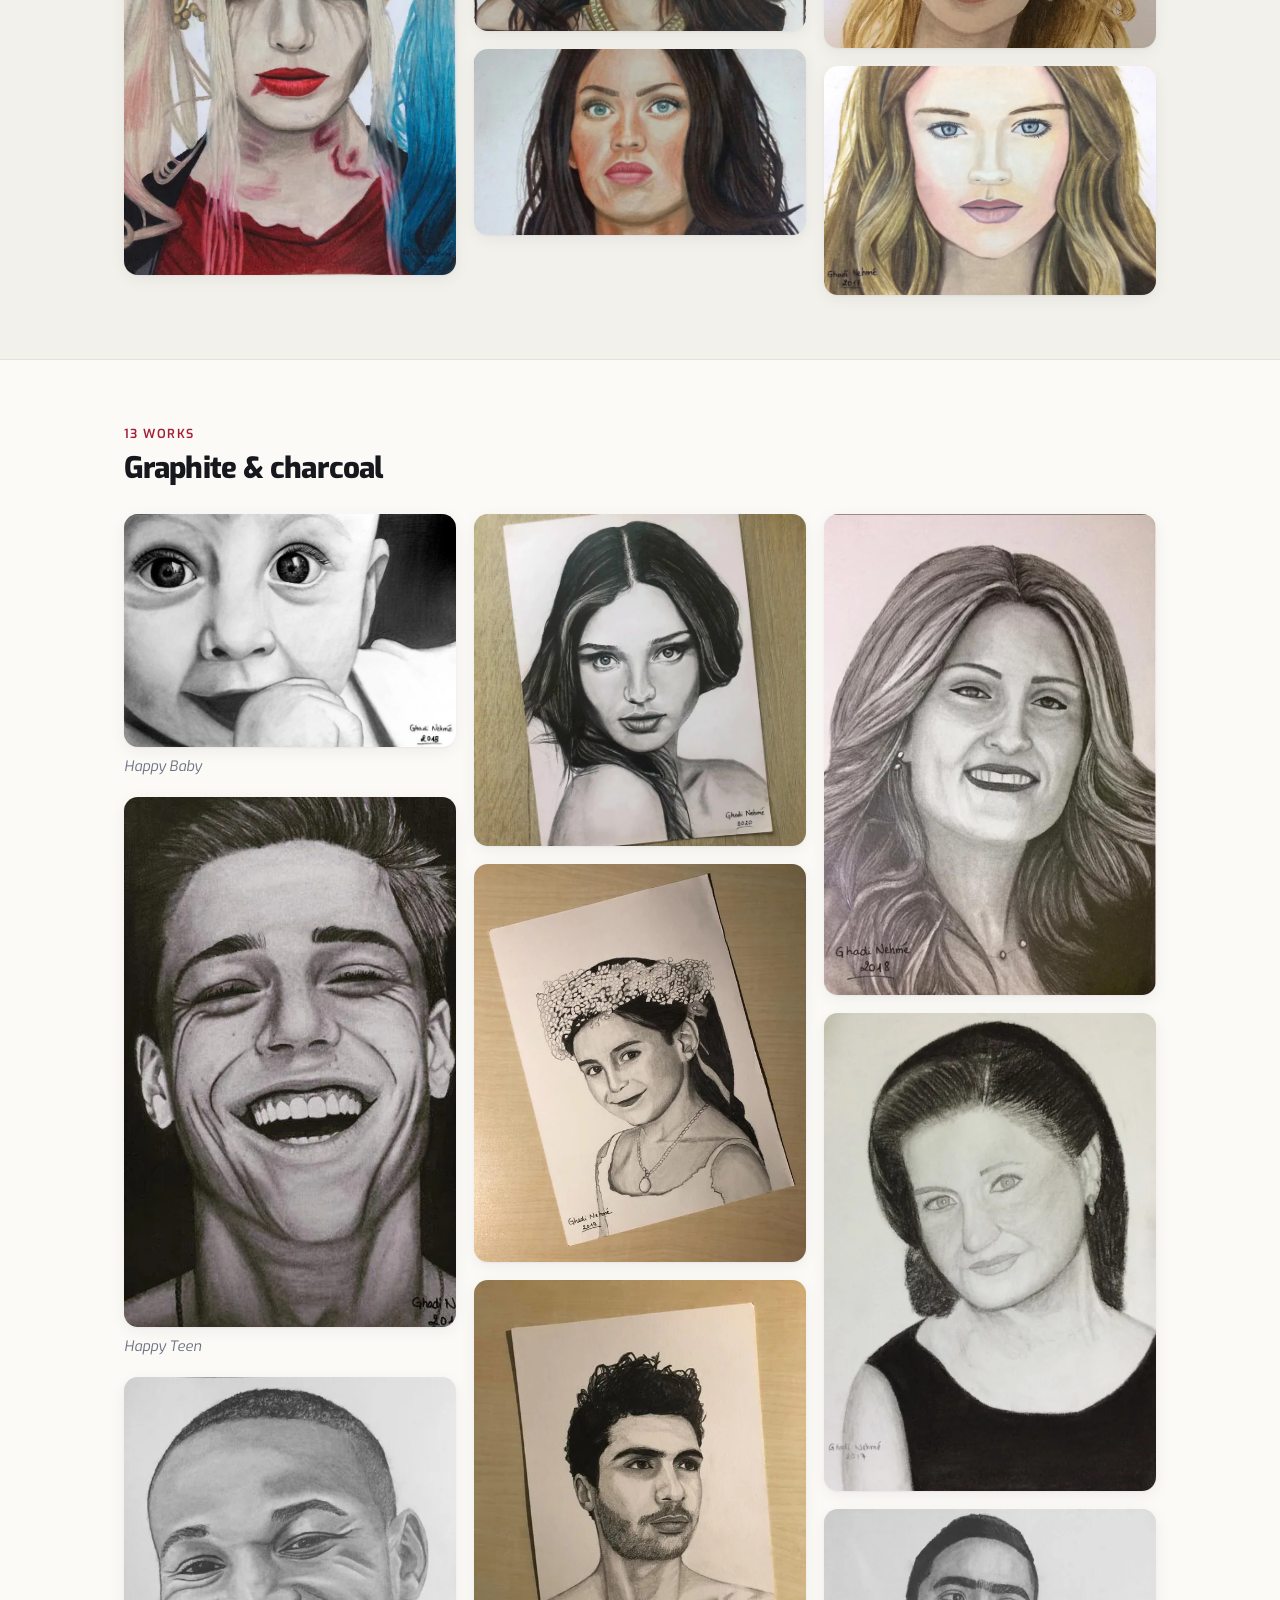
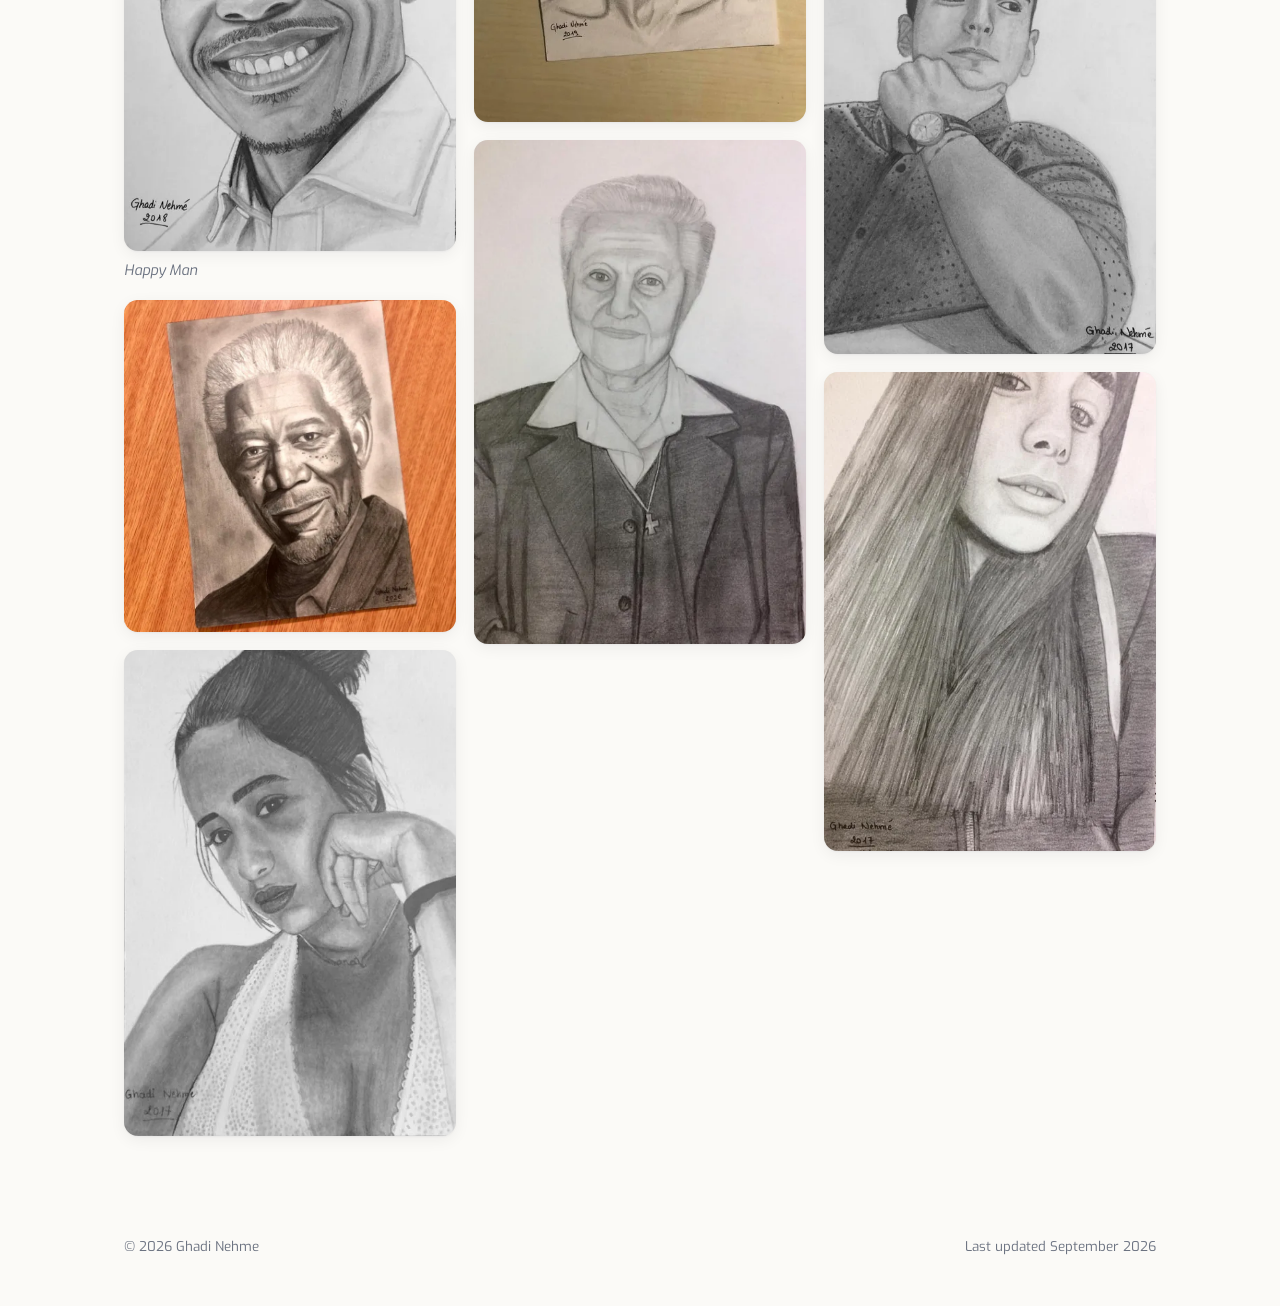
<file: art.html>
<!DOCTYPE html>
<html lang="en">
<head>
  <meta charset="utf-8">
  <meta name="viewport" content="width=device-width, initial-scale=1">
  <title>Art · Ghadi Nehme</title>
  <meta name="description" content="Paintings and drawings by Ghadi Nehme: oil and acrylic studies, colour portraits, and graphite and charcoal portraits.">
  <meta name="author" content="Ghadi Nehme">
  <meta property="og:title" content="Ghadi Nehme · MIT · AI for engineering design">
  <meta property="og:description" content="MIT PhD student building AI for engineering design: StepCAD & VideoCAD (NeurIPS), CADFit & LAMP (ICML 2026), FLARE (IDETC 2026 Best Paper).">
  <meta property="og:type" content="website">
  <meta property="og:url" content="https://ghadinehme.com/">
  <meta name="twitter:card" content="summary_large_image">
  <meta property="og:image" content="https://ghadinehme.com/assets/img/og-2026.jpg">
  <meta property="og:image:width" content="1200">
  <meta property="og:image:height" content="630">
  <meta property="og:image:alt" content="Ghadi Nehme, PhD student at MIT: NeurIPS 2025 and 2026, ICML 2026, IDETC 2026 Best Paper">
  <meta name="twitter:title" content="Ghadi Nehme · MIT · AI for engineering design">
  <meta name="twitter:description" content="MIT PhD student building AI for engineering design: StepCAD & VideoCAD (NeurIPS), CADFit & LAMP (ICML 2026), FLARE (IDETC 2026 Best Paper).">
  <meta name="twitter:image" content="https://ghadinehme.com/assets/img/og-2026.jpg">
  <link rel="icon" href="assets/img/favicon.svg" type="image/svg+xml">
  <link rel="preconnect" href="https://fonts.googleapis.com">
  <link rel="preconnect" href="https://fonts.gstatic.com" crossorigin>
  <link href="https://fonts.googleapis.com/css2?family=Exo:ital,wght@0,400;0,500;0,600;0,700;0,800;1,400;1,500&display=swap" rel="stylesheet">
  <link rel="stylesheet" href="assets/css/style.css?v=21">

  <script>
    (function () {
      try {
        var t = localStorage.getItem('theme');
        if (!t) t = matchMedia('(prefers-color-scheme: dark)').matches ? 'dark' : 'light';
        document.documentElement.setAttribute('data-theme', t);
      } catch (e) {}
    })();
  </script>
  <script type="application/ld+json">
  {
    "@context": "https://schema.org",
    "@type": "Person",
    "name": "Ghadi Nehme",
    "jobTitle": "PhD Student",
    "affiliation": { "@type": "Organization", "name": "Massachusetts Institute of Technology" },
    "alumniOf": ["Stanford University", "École Polytechnique"],
    "email": "mailto:ghadi@mit.edu",
    "url": "https://ghadinehme.com/",
    "sameAs": [
      "https://scholar.google.com/citations?user=AfQYxYMAAAAJ",
      "https://github.com/ghadinehme",
      "https://www.linkedin.com/in/ghadi-nehme/"
    ]
  }
  </script>
  <link rel="canonical" href="https://ghadinehme.com/projects.html">
  <style>
    .art-grid { columns: 3 280px; column-gap: 18px; }
    .art-item { break-inside: avoid; margin: 0 0 18px; }
    .art-item a { display: block; border-radius: var(--radius, 14px); overflow: hidden; background: var(--bg-alt); box-shadow: var(--shadow); cursor: zoom-in; }
    .art-item img { display: block; width: 100%; height: auto; transition: transform .45s ease; }
    .art-item a:hover img { transform: scale(1.03); }
    .art-item figcaption { margin-top: 8px; font-size: .9rem; color: var(--muted); }
    .art-lb { position: fixed; inset: 0; z-index: 200; background: rgba(8, 10, 14, .94); display: flex; align-items: center; justify-content: center; padding: 24px 64px; }
    .art-lb[hidden] { display: none; }
    .art-lb figure { margin: 0; max-width: 100%; max-height: 100%; display: flex; flex-direction: column; align-items: center; }
    .art-lb img { max-width: 100%; max-height: calc(100vh - 110px); object-fit: contain; border-radius: 6px; box-shadow: 0 20px 60px rgba(0,0,0,.5); }
    .art-lb figcaption { color: #d7dbe3; margin-top: 12px; font-size: .95rem; min-height: 1.4em; text-align: center; }
    .art-lb-btn { position: absolute; background: rgba(255,255,255,.08); color: #fff; border: 1px solid rgba(255,255,255,.15); width: 46px; height: 46px; border-radius: 50%; font-size: 28px; line-height: 1; cursor: pointer; display: grid; place-items: center; }
    .art-lb-btn:hover { background: rgba(255,255,255,.18); }
    .art-lb-btn.close { top: 18px; right: 18px; }
    .art-lb-btn.prev { left: 14px; top: 50%; transform: translateY(-50%); }
    .art-lb-btn.next { right: 14px; top: 50%; transform: translateY(-50%); }
    @media (max-width: 640px) { .art-grid { columns: 2 150px; column-gap: 10px; } .art-item { margin-bottom: 10px; } .art-lb { padding: 16px 8px; } .art-lb-btn.prev, .art-lb-btn.next { top: auto; bottom: 18px; transform: none; } }
  </style>
</head>
<body>
<a class="skip" href="#main">Skip to content</a>
<!-- SVG icon sprite -->
<svg width="0" height="0" style="position:absolute" aria-hidden="true">
  <defs>
    <symbol id="i-mail" viewBox="0 0 24 24" fill="none" stroke="currentColor" stroke-width="2" stroke-linecap="round" stroke-linejoin="round"><rect x="3" y="5" width="18" height="14" rx="2"/><path d="m3 7 9 6 9-6"/></symbol>
    <symbol id="i-file" viewBox="0 0 24 24" fill="none" stroke="currentColor" stroke-width="2" stroke-linecap="round" stroke-linejoin="round"><path d="M14 3H7a2 2 0 0 0-2 2v14a2 2 0 0 0 2 2h10a2 2 0 0 0 2-2V8z"/><path d="M14 3v5h5M9 13h6M9 17h6"/></symbol>
    <symbol id="i-scholar" viewBox="0 0 24 24" fill="currentColor"><path d="M12 3 1 9l11 6 9-4.91V17h2V9L12 3zm-6.18 9.72v3.8L12 20l6.18-3.48v-3.8L12 16.2l-6.18-3.48z"/></symbol>
    <symbol id="i-github" viewBox="0 0 24 24" fill="currentColor"><path d="M12 .5a11.5 11.5 0 0 0-3.64 22.41c.58.1.79-.25.79-.56v-2c-3.2.7-3.88-1.37-3.88-1.37-.52-1.33-1.28-1.69-1.28-1.69-1.05-.72.08-.7.08-.7 1.16.08 1.77 1.19 1.77 1.19 1.03 1.77 2.7 1.26 3.36.96.1-.75.4-1.26.73-1.55-2.55-.29-5.24-1.28-5.24-5.69 0-1.26.45-2.28 1.19-3.09-.12-.29-.52-1.46.11-3.05 0 0 .97-.31 3.17 1.18a11 11 0 0 1 5.77 0c2.2-1.49 3.17-1.18 3.17-1.18.63 1.59.23 2.76.11 3.05.74.81 1.19 1.83 1.19 3.09 0 4.42-2.7 5.39-5.26 5.68.41.36.78 1.06.78 2.14v3.17c0 .31.21.67.8.56A11.5 11.5 0 0 0 12 .5z"/></symbol>
    <symbol id="i-linkedin" viewBox="0 0 24 24" fill="currentColor"><path d="M20.45 20.45h-3.56v-5.57c0-1.33-.02-3.04-1.85-3.04-1.85 0-2.14 1.45-2.14 2.94v5.67H9.35V9h3.41v1.56h.05c.48-.9 1.64-1.85 3.37-1.85 3.6 0 4.27 2.37 4.27 5.46v6.28zM5.34 7.43a2.06 2.06 0 1 1 0-4.13 2.06 2.06 0 0 1 0 4.13zM7.12 20.45H3.56V9h3.56v11.45zM22.22 0H1.77C.79 0 0 .77 0 1.73v20.54C0 23.23.79 24 1.77 24h20.45c.98 0 1.78-.77 1.78-1.73V1.73C24 .77 23.2 0 22.22 0z"/></symbol>
    <symbol id="i-globe" viewBox="0 0 24 24" fill="none" stroke="currentColor" stroke-width="2" stroke-linecap="round"><circle cx="12" cy="12" r="9"/><path d="M3 12h18M12 3a14 14 0 0 1 0 18M12 3a14 14 0 0 0 0 18"/></symbol>
    <symbol id="i-pdf" viewBox="0 0 24 24" fill="none" stroke="currentColor" stroke-width="2" stroke-linecap="round" stroke-linejoin="round"><path d="M14 3H7a2 2 0 0 0-2 2v14a2 2 0 0 0 2 2h10a2 2 0 0 0 2-2V8z"/><path d="M14 3v5h5"/></symbol>
    <symbol id="i-code" viewBox="0 0 24 24" fill="none" stroke="currentColor" stroke-width="2" stroke-linecap="round" stroke-linejoin="round"><path d="m16 18 6-6-6-6M8 6l-6 6 6 6"/></symbol>
    <symbol id="i-web" viewBox="0 0 24 24" fill="none" stroke="currentColor" stroke-width="2" stroke-linecap="round" stroke-linejoin="round"><path d="M10 14a5 5 0 0 0 7 0l3-3a5 5 0 0 0-7-7l-1 1"/><path d="M14 10a5 5 0 0 0-7 0l-3 3a5 5 0 0 0 7 7l1-1"/></symbol>
    <symbol id="i-video" viewBox="0 0 24 24" fill="none" stroke="currentColor" stroke-width="2" stroke-linecap="round" stroke-linejoin="round"><rect x="2" y="5" width="15" height="14" rx="2"/><path d="m17 10 5-3v10l-5-3"/></symbol>
    <symbol id="i-quote" viewBox="0 0 24 24" fill="none" stroke="currentColor" stroke-width="2" stroke-linecap="round" stroke-linejoin="round"><path d="M4 7h6v6H6a2 2 0 0 1-2-2zM4 13c0 2 1 4 4 4M14 7h6v6h-4a2 2 0 0 1-2-2zM14 13c0 2 1 4 4 4"/></symbol>
    <symbol id="i-data" viewBox="0 0 24 24" fill="none" stroke="currentColor" stroke-width="2"><ellipse cx="12" cy="5" rx="8" ry="3"/><path d="M4 5v14c0 1.66 3.58 3 8 3s8-1.34 8-3V5M4 12c0 1.66 3.58 3 8 3s8-1.34 8-3"/></symbol>
    <symbol id="i-news" viewBox="0 0 24 24" fill="none" stroke="currentColor" stroke-width="2" stroke-linecap="round" stroke-linejoin="round"><path d="M4 4h13v16H6a2 2 0 0 1-2-2zM17 8h3v10a2 2 0 0 1-2 2"/><path d="M8 8h5M8 12h5M8 16h5"/></symbol>
    <symbol id="i-trophy" viewBox="0 0 24 24" fill="none" stroke="currentColor" stroke-width="2" stroke-linecap="round" stroke-linejoin="round"><path d="M8 21h8M12 17v4M7 4h10v5a5 5 0 0 1-10 0z"/><path d="M17 5h3v2a3 3 0 0 1-3 3M7 5H4v2a3 3 0 0 0 3 3"/></symbol>
    <symbol id="i-medal" viewBox="0 0 24 24" fill="none" stroke="currentColor" stroke-width="2" stroke-linecap="round" stroke-linejoin="round"><circle cx="12" cy="15" r="6"/><path d="M8.5 10.2 5 3h4l3 6M15.5 10.2 19 3h-4l-2 4"/><path d="m12 12.5.9 1.8 2 .3-1.45 1.4.35 2-1.8-.95-1.8.95.35-2-1.45-1.4 2-.3z"/></symbol>
    <symbol id="i-star" viewBox="0 0 24 24" fill="none" stroke="currentColor" stroke-width="2" stroke-linejoin="round"><path d="m12 3 2.8 5.7 6.2.9-4.5 4.4 1 6.2L12 17.3 6.5 20.2l1-6.2L3 9.6l6.2-.9z"/></symbol>
    <symbol id="i-cap" viewBox="0 0 24 24" fill="none" stroke="currentColor" stroke-width="2" stroke-linecap="round" stroke-linejoin="round"><path d="M22 9 12 4 2 9l10 5 10-5z"/><path d="M6 11v5c3 2 9 2 12 0v-5"/></symbol>
    <symbol id="i-gear" viewBox="0 0 24 24" fill="none" stroke="currentColor" stroke-width="2" stroke-linecap="round" stroke-linejoin="round"><circle cx="12" cy="12" r="3"/><path d="M19.4 15a1.7 1.7 0 0 0 .3 1.8l.1.1a2 2 0 1 1-2.8 2.8l-.1-.1a1.7 1.7 0 0 0-1.8-.3 1.7 1.7 0 0 0-1 1.5V21a2 2 0 1 1-4 0v-.1a1.7 1.7 0 0 0-1.1-1.5 1.7 1.7 0 0 0-1.8.3l-.1.1a2 2 0 1 1-2.8-2.8l.1-.1a1.7 1.7 0 0 0 .3-1.8 1.7 1.7 0 0 0-1.5-1H3a2 2 0 1 1 0-4h.1a1.7 1.7 0 0 0 1.5-1.1 1.7 1.7 0 0 0-.3-1.8l-.1-.1a2 2 0 1 1 2.8-2.8l.1.1a1.7 1.7 0 0 0 1.8.3H9a1.7 1.7 0 0 0 1-1.5V3a2 2 0 1 1 4 0v.1a1.7 1.7 0 0 0 1 1.5 1.7 1.7 0 0 0 1.8-.3l.1-.1a2 2 0 1 1 2.8 2.8l-.1.1a1.7 1.7 0 0 0-.3 1.8V9a1.7 1.7 0 0 0 1.5 1H21a2 2 0 1 1 0 4h-.1a1.7 1.7 0 0 0-1.5 1z"/></symbol>
    <symbol id="i-arrow" viewBox="0 0 24 24" fill="none" stroke="currentColor" stroke-width="2" stroke-linecap="round" stroke-linejoin="round"><path d="M7 17 17 7M8 7h9v9"/></symbol>
    <symbol id="i-up" viewBox="0 0 24 24" fill="none" stroke="currentColor" stroke-width="2" stroke-linecap="round" stroke-linejoin="round"><path d="m6 15 6-6 6 6"/></symbol>
    <symbol id="i-copy" viewBox="0 0 24 24" fill="none" stroke="currentColor" stroke-width="2" stroke-linecap="round" stroke-linejoin="round"><rect x="9" y="9" width="12" height="12" rx="2"/><path d="M5 15H4a1 1 0 0 1-1-1V4a1 1 0 0 1 1-1h10a1 1 0 0 1 1 1v1"/></symbol>
  </defs>
</svg>

<!-- ======================= NAV ======================= -->
<header class="nav" id="top">
  <div class="wrap">
    <a class="brand" href="index.html">Ghadi Nehme</a>
    <button class="icon-btn menu-btn" id="menuBtn" aria-label="Open menu" aria-expanded="false">
      <svg viewBox="0 0 24 24" fill="none" stroke="currentColor" stroke-width="2" stroke-linecap="round"><path d="M4 7h16M4 12h16M4 17h16"/></svg>
    </button>
    <ul class="nav-links" id="navLinks">
      <li><a href="index.html#research">Featured</a></li>
      <li><a href="publications.html">Publications</a></li>
      <li><a href="projects.html">Projects</a></li>
      <li><a href="experience.html">Experience</a></li>
      <li><a href="art.html" aria-current="page" class="active">Art</a></li>
      <li><a href="assets/Ghadi_Nehme_CV.pdf" target="_blank" rel="noopener">CV</a></li>
      <li><a href="index.html#contact">Contact</a></li>
    </ul>
    <button class="icon-btn theme-btn" id="themeBtn" aria-label="Toggle dark mode">
      <svg class="moon" viewBox="0 0 24 24" fill="none" stroke="currentColor" stroke-width="2" stroke-linecap="round" stroke-linejoin="round"><path d="M21 12.8A9 9 0 1 1 11.2 3a7 7 0 0 0 9.8 9.8z"/></svg>
      <svg class="sun" viewBox="0 0 24 24" fill="none" stroke="currentColor" stroke-width="2" stroke-linecap="round"><circle cx="12" cy="12" r="4"/><path d="M12 2v2M12 20v2M4.9 4.9l1.4 1.4M17.7 17.7l1.4 1.4M2 12h2M20 12h2M4.9 19.1l1.4-1.4M17.7 6.3l1.4-1.4"/></svg>
    </button>
  </div>
</header>

<main id="main">
<section class="page-hero">
  <div class="wrap">
    <span class="sec-num">ART</span>
    <h1>Paintings &amp; drawings</h1>
    <p>I have been creating art from a very young age. It developed my creativity, my aptitude for design and my attention to detail, skills that turn out to be crucial in my work as an engineer. I still try to bring some art into my personal projects.</p>
  </div>
</section>

<section class="block" id="paintings">
  <div class="wrap">
    <div class="sec-head"><div>
      <span class="sec-num">6 WORKS</span>
      <h2>Paintings</h2>
    </div></div>
    <div class="art-grid">
      <figure class="art-item"><a href="assets/img/art/07.webp" data-w="2000" data-h="1587" data-cap="After Van Gogh, <em>The Starry Night</em>"><img src="assets/img/art/07-sm.webp" alt="After Van Gogh, The Starry Night" width="720" height="571" loading="lazy" decoding="async"></a><figcaption>After Van Gogh, <em>The Starry Night</em></figcaption></figure>
      <figure class="art-item"><a href="assets/img/art/09.webp" data-w="1553" data-h="2000" data-cap="After Seurat, <em>The Circus</em>"><img src="assets/img/art/09-sm.webp" alt="After Seurat, The Circus" width="559" height="720" loading="lazy" decoding="async"></a><figcaption>After Seurat, <em>The Circus</em></figcaption></figure>
      <figure class="art-item"><a href="assets/img/art/08.webp" data-w="2000" data-h="1497" data-cap=""><img src="assets/img/art/08-sm.webp" alt="Artwork by Ghadi Nehme" width="720" height="539" loading="lazy" decoding="async"></a></figure>
      <figure class="art-item"><a href="assets/img/art/10.webp" data-w="2000" data-h="1442" data-cap=""><img src="assets/img/art/10-sm.webp" alt="Artwork by Ghadi Nehme" width="720" height="519" loading="lazy" decoding="async"></a></figure>
      <figure class="art-item"><a href="assets/img/art/11.webp" data-w="652" data-h="931" data-cap=""><img src="assets/img/art/11-sm.webp" alt="Artwork by Ghadi Nehme" width="504" height="720" loading="lazy" decoding="async"></a></figure>
      <figure class="art-item"><a href="assets/img/art/12.webp" data-w="1280" data-h="661" data-cap=""><img src="assets/img/art/12-sm.webp" alt="Artwork by Ghadi Nehme" width="720" height="372" loading="lazy" decoding="async"></a></figure>
    </div>
  </div>
</section>

<section class="block alt" id="colour">
  <div class="wrap">
    <div class="sec-head"><div>
      <span class="sec-num">5 WORKS</span>
      <h2>Portraits in colour</h2>
    </div></div>
    <div class="art-grid">
      <figure class="art-item"><a href="assets/img/art/15.webp" data-w="682" data-h="960" data-cap=""><img src="assets/img/art/15-sm.webp" alt="Artwork by Ghadi Nehme" width="511" height="720" loading="lazy" decoding="async"></a></figure>
      <figure class="art-item"><a href="assets/img/art/16.webp" data-w="960" data-h="646" data-cap=""><img src="assets/img/art/16-sm.webp" alt="Artwork by Ghadi Nehme" width="720" height="485" loading="lazy" decoding="async"></a></figure>
      <figure class="art-item"><a href="assets/img/art/13.webp" data-w="856" data-h="480" data-cap=""><img src="assets/img/art/13-sm.webp" alt="Artwork by Ghadi Nehme" width="720" height="404" loading="lazy" decoding="async"></a></figure>
      <figure class="art-item"><a href="assets/img/art/14.webp" data-w="640" data-h="464" data-cap=""><img src="assets/img/art/14-sm.webp" alt="Artwork by Ghadi Nehme" width="640" height="464" loading="lazy" decoding="async"></a></figure>
      <figure class="art-item"><a href="assets/img/art/17.webp" data-w="960" data-h="662" data-cap=""><img src="assets/img/art/17-sm.webp" alt="Artwork by Ghadi Nehme" width="720" height="497" loading="lazy" decoding="async"></a></figure>
    </div>
  </div>
</section>

<section class="block" id="graphite">
  <div class="wrap">
    <div class="sec-head"><div>
      <span class="sec-num">13 WORKS</span>
      <h2>Graphite &amp; charcoal</h2>
    </div></div>
    <div class="art-grid">
      <figure class="art-item"><a href="assets/img/art/00.webp" data-w="934" data-h="655" data-cap="<em>Happy Baby</em>"><img src="assets/img/art/00-sm.webp" alt="Happy Baby" width="720" height="505" loading="lazy" decoding="async"></a><figcaption><em>Happy Baby</em></figcaption></figure>
      <figure class="art-item"><a href="assets/img/art/01.webp" data-w="396" data-h="633" data-cap="<em>Happy Teen</em>"><img src="assets/img/art/01-sm.webp" alt="Happy Teen" width="396" height="633" loading="lazy" decoding="async"></a><figcaption><em>Happy Teen</em></figcaption></figure>
      <figure class="art-item"><a href="assets/img/art/02.webp" data-w="674" data-h="960" data-cap="<em>Happy Man</em>"><img src="assets/img/art/02-sm.webp" alt="Happy Man" width="505" height="720" loading="lazy" decoding="async"></a><figcaption><em>Happy Man</em></figcaption></figure>
      <figure class="art-item"><a href="assets/img/art/18.webp" data-w="960" data-h="960" data-cap=""><img src="assets/img/art/18-sm.webp" alt="Artwork by Ghadi Nehme" width="720" height="720" loading="lazy" decoding="async"></a></figure>
      <figure class="art-item"><a href="assets/img/art/03.webp" data-w="656" data-h="960" data-cap=""><img src="assets/img/art/03-sm.webp" alt="Artwork by Ghadi Nehme" width="492" height="720" loading="lazy" decoding="async"></a></figure>
      <figure class="art-item"><a href="assets/img/art/04.webp" data-w="960" data-h="960" data-cap=""><img src="assets/img/art/04-sm.webp" alt="Artwork by Ghadi Nehme" width="720" height="720" loading="lazy" decoding="async"></a></figure>
      <figure class="art-item"><a href="assets/img/art/05.webp" data-w="750" data-h="898" data-cap=""><img src="assets/img/art/05-sm.webp" alt="Artwork by Ghadi Nehme" width="601" height="720" loading="lazy" decoding="async"></a></figure>
      <figure class="art-item"><a href="assets/img/art/06.webp" data-w="720" data-h="960" data-cap=""><img src="assets/img/art/06-sm.webp" alt="Artwork by Ghadi Nehme" width="540" height="720" loading="lazy" decoding="async"></a></figure>
      <figure class="art-item"><a href="assets/img/art/19.webp" data-w="634" data-h="960" data-cap=""><img src="assets/img/art/19-sm.webp" alt="Artwork by Ghadi Nehme" width="475" height="720" loading="lazy" decoding="async"></a></figure>
      <figure class="art-item"><a href="assets/img/art/20.webp" data-w="663" data-h="960" data-cap=""><img src="assets/img/art/20-sm.webp" alt="Artwork by Ghadi Nehme" width="497" height="720" loading="lazy" decoding="async"></a></figure>
      <figure class="art-item"><a href="assets/img/art/21.webp" data-w="1390" data-h="2000" data-cap=""><img src="assets/img/art/21-sm.webp" alt="Artwork by Ghadi Nehme" width="500" height="720" loading="lazy" decoding="async"></a></figure>
      <figure class="art-item"><a href="assets/img/art/22.webp" data-w="716" data-h="960" data-cap=""><img src="assets/img/art/22-sm.webp" alt="Artwork by Ghadi Nehme" width="537" height="720" loading="lazy" decoding="async"></a></figure>
      <figure class="art-item"><a href="assets/img/art/23.webp" data-w="666" data-h="960" data-cap=""><img src="assets/img/art/23-sm.webp" alt="Artwork by Ghadi Nehme" width="499" height="720" loading="lazy" decoding="async"></a></figure>
    </div>
  </div>
</section>

</main>

<footer>
  <div class="wrap">
    <span>© <span id="year">2026</span> Ghadi Nehme</span>
    <span>Last updated September 2026</span>
  </div>
</footer>

<button class="icon-btn to-top" id="toTop" aria-label="Back to top"><svg><use href="#i-up"/></svg></button>

<script src="assets/js/main.js?v=7"></script>

<div class="art-lb" id="artLb" hidden role="dialog" aria-modal="true" aria-label="Artwork viewer">
  <button class="art-lb-btn close" aria-label="Close">&times;</button>
  <button class="art-lb-btn prev" aria-label="Previous">&#8249;</button>
  <figure><img alt=""><figcaption></figcaption></figure>
  <button class="art-lb-btn next" aria-label="Next">&#8250;</button>
</div>
<script>
(function () {
  var links = [].slice.call(document.querySelectorAll('.art-item a'));
  var lb = document.getElementById('artLb'), img = lb.querySelector('img'), cap = lb.querySelector('figcaption'), cur = 0, x0 = null;
  function show(i) {
    cur = (i + links.length) % links.length;
    var a = links[cur];
    img.src = a.getAttribute('href'); img.alt = a.querySelector('img').alt;
    cap.innerHTML = a.getAttribute('data-cap') || '';
    var nx = new Image(); nx.src = links[(cur + 1) % links.length].getAttribute('href');
  }
  function open(i) { show(i); lb.hidden = false; document.body.style.overflow = 'hidden'; lb.querySelector('.close').focus(); }
  function close() { lb.hidden = true; document.body.style.overflow = ''; links[cur].focus(); }
  links.forEach(function (a, i) { a.addEventListener('click', function (e) { e.preventDefault(); open(i); }); });
  lb.querySelector('.close').addEventListener('click', close);
  lb.querySelector('.prev').addEventListener('click', function (e) { e.stopPropagation(); show(cur - 1); });
  lb.querySelector('.next').addEventListener('click', function (e) { e.stopPropagation(); show(cur + 1); });
  lb.addEventListener('click', function (e) { if (e.target === lb) close(); });
  document.addEventListener('keydown', function (e) {
    if (lb.hidden) return;
    if (e.key === 'Escape') close(); else if (e.key === 'ArrowRight') show(cur + 1); else if (e.key === 'ArrowLeft') show(cur - 1);
  });
  lb.addEventListener('touchstart', function (e) { x0 = e.touches[0].clientX; }, { passive: true });
  lb.addEventListener('touchend', function (e) { if (x0 === null) return; var dx = e.changedTouches[0].clientX - x0; if (Math.abs(dx) > 50) show(cur + (dx < 0 ? 1 : -1)); x0 = null; });
})();
</script>
</body>
</html>
</file>
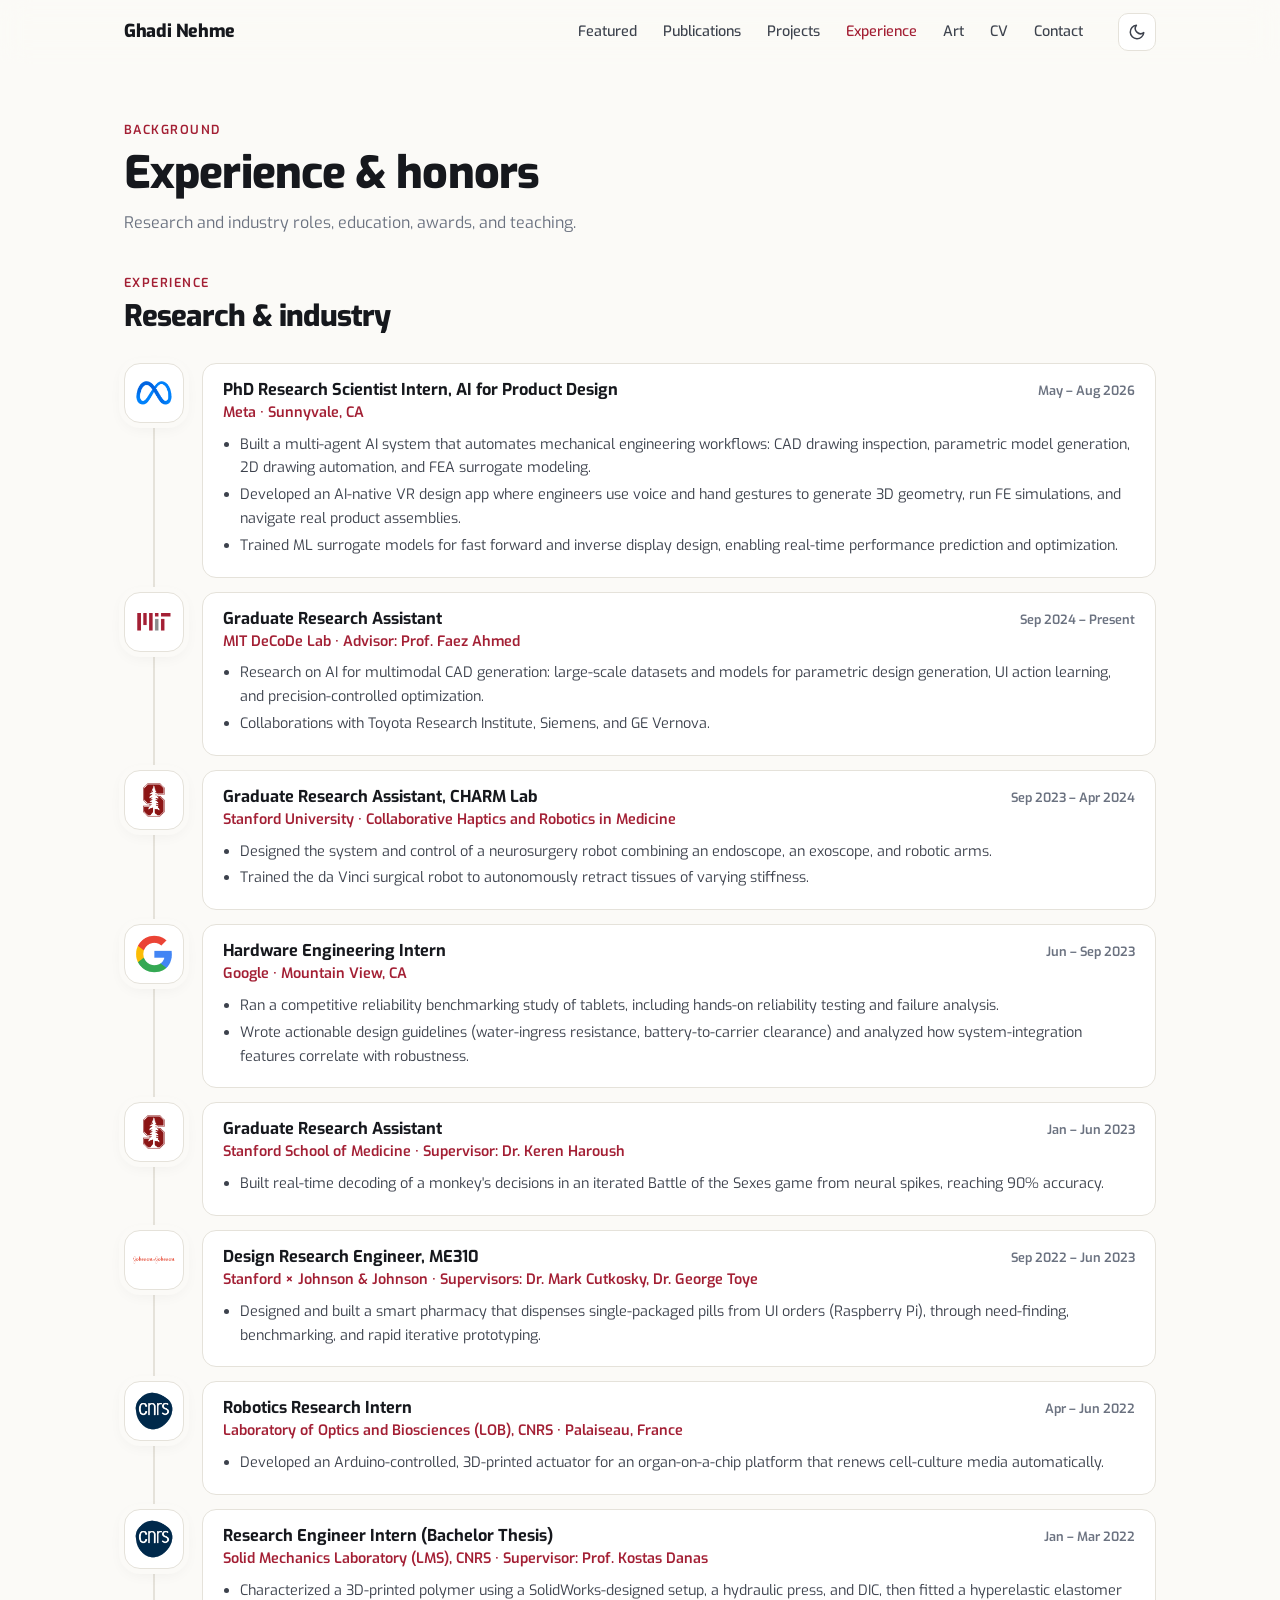
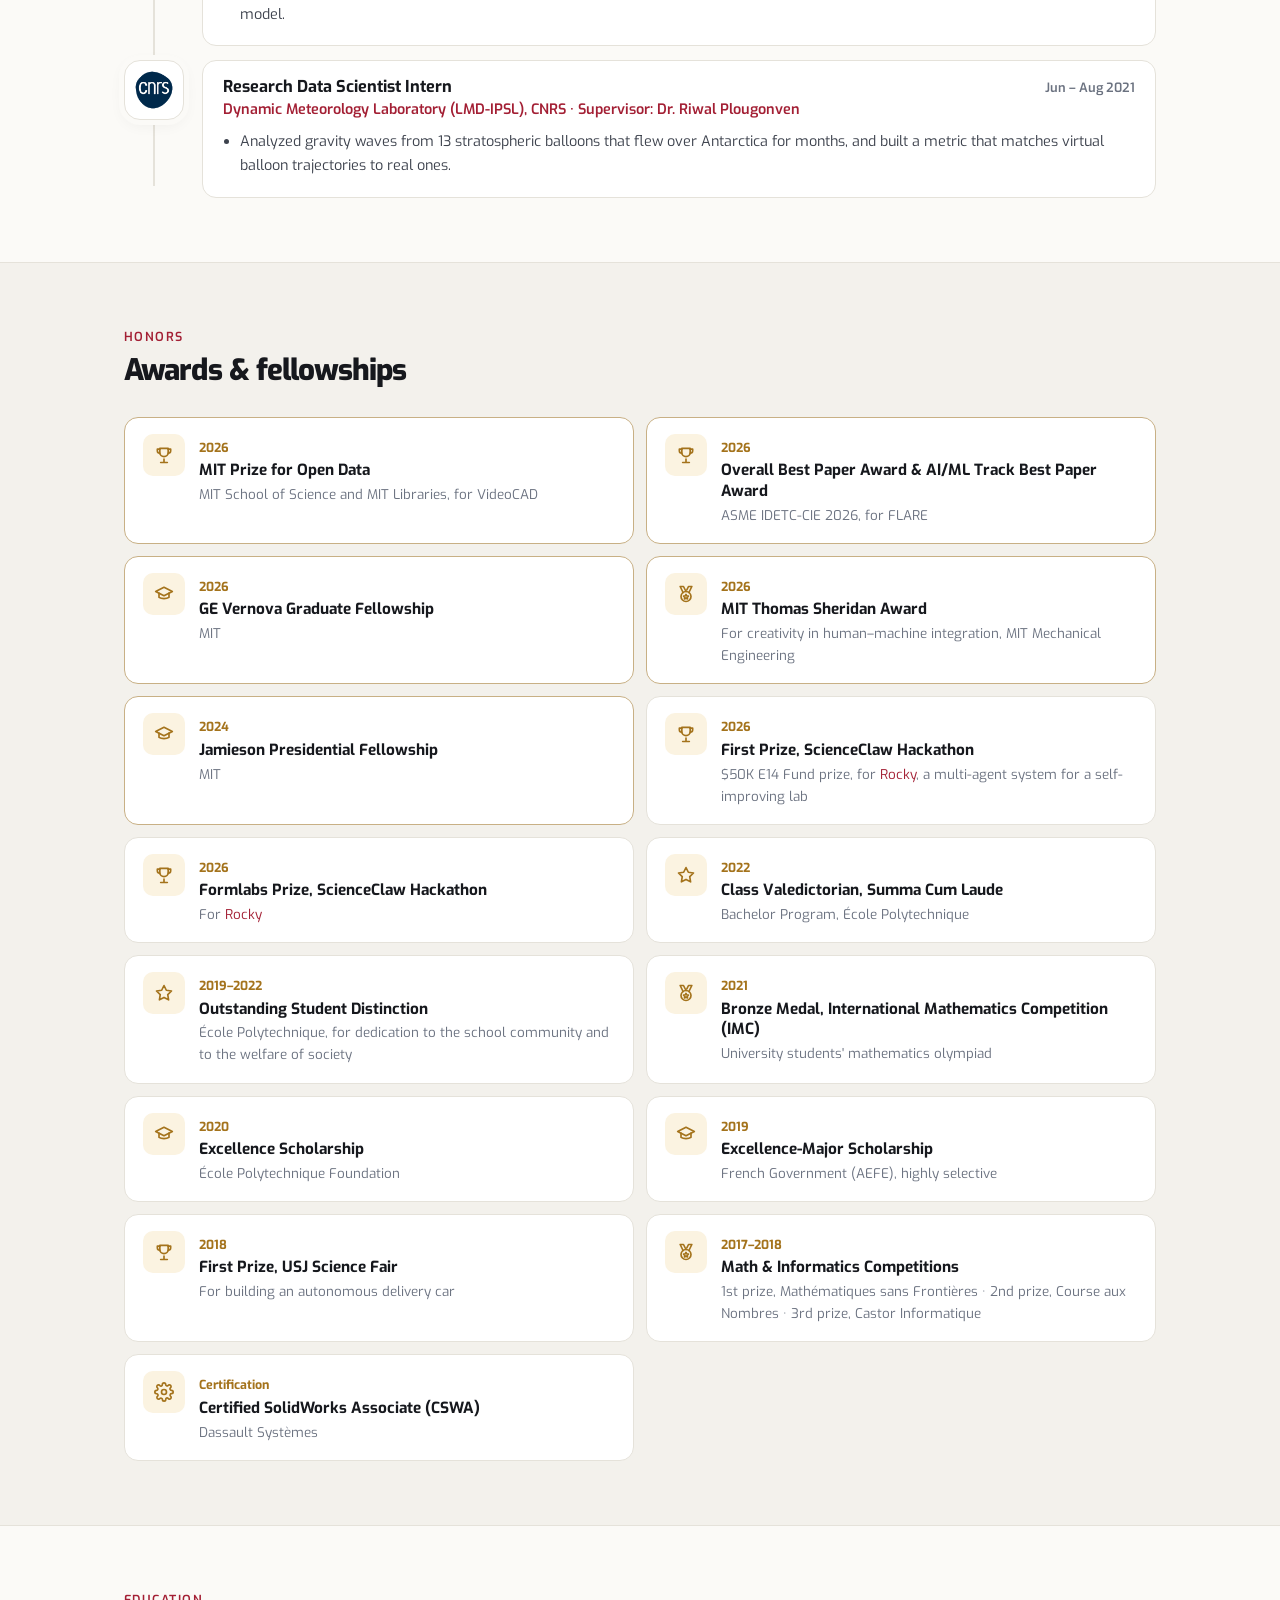
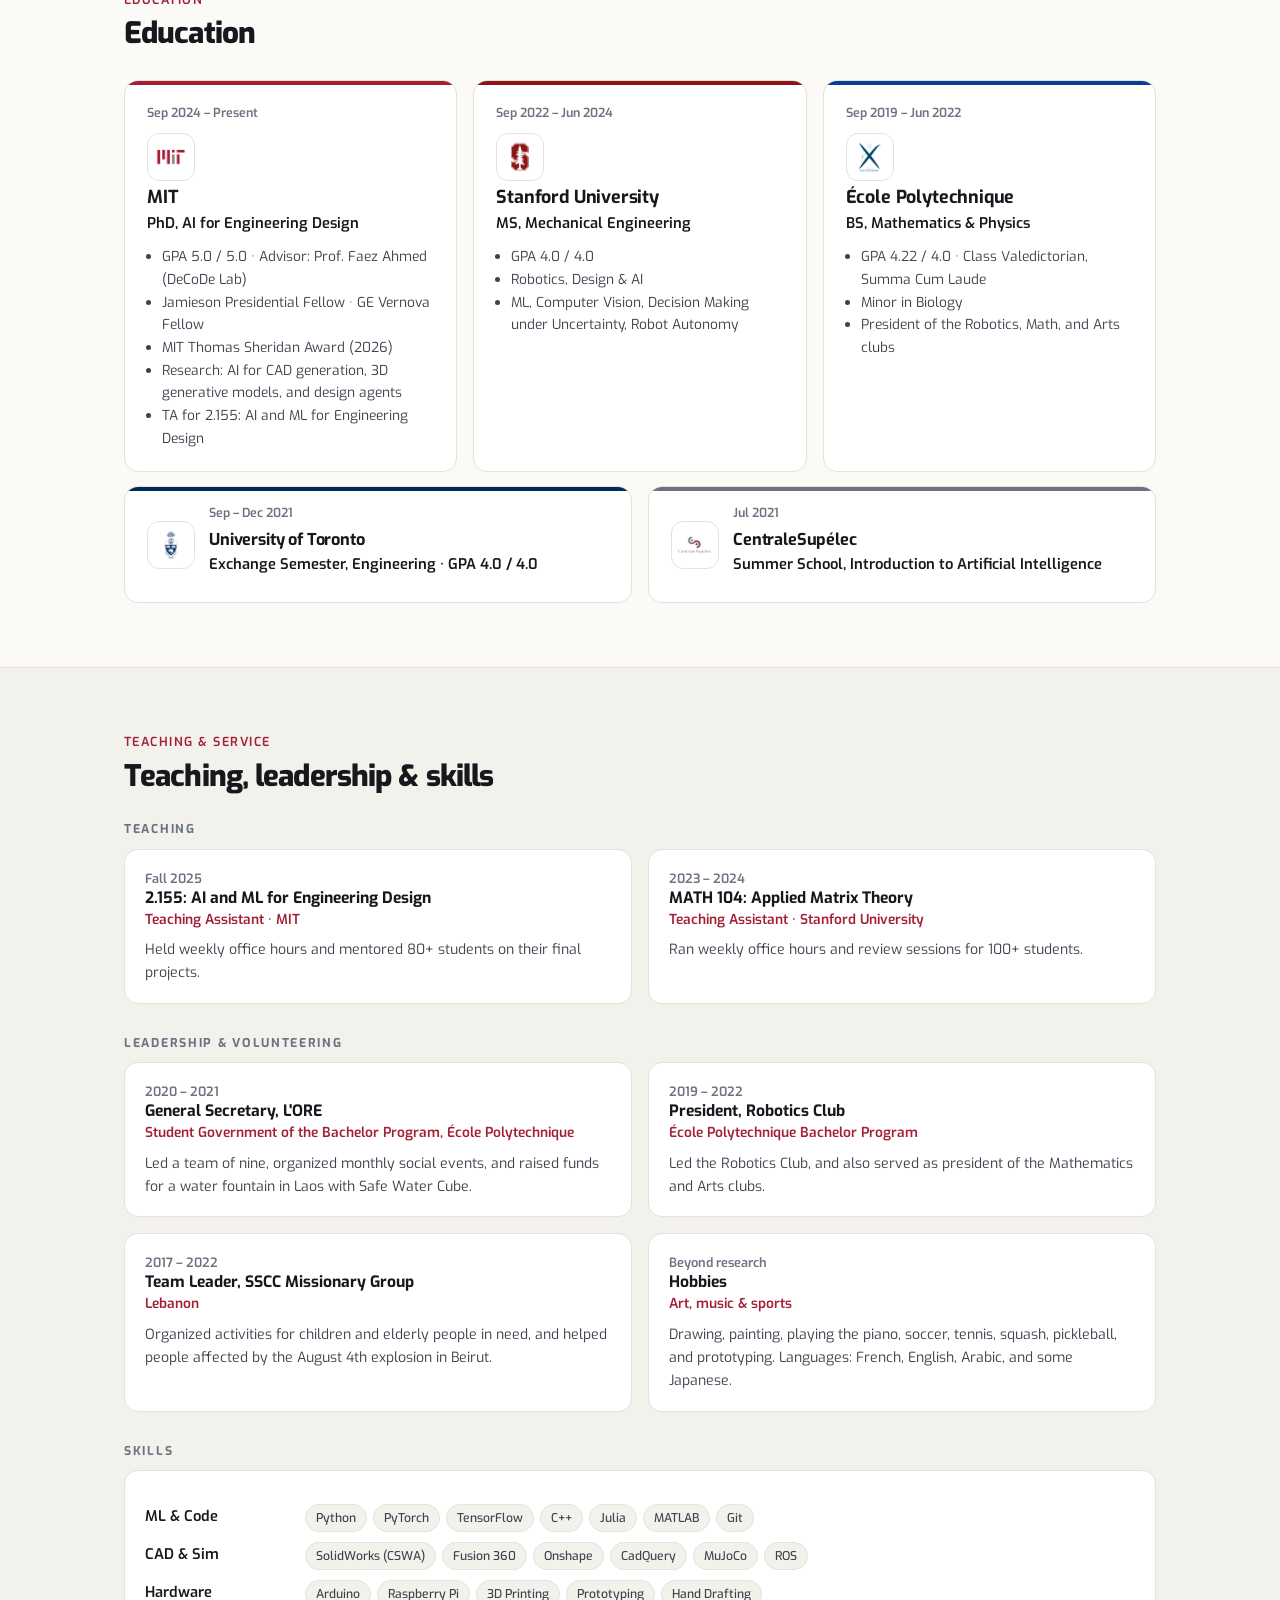
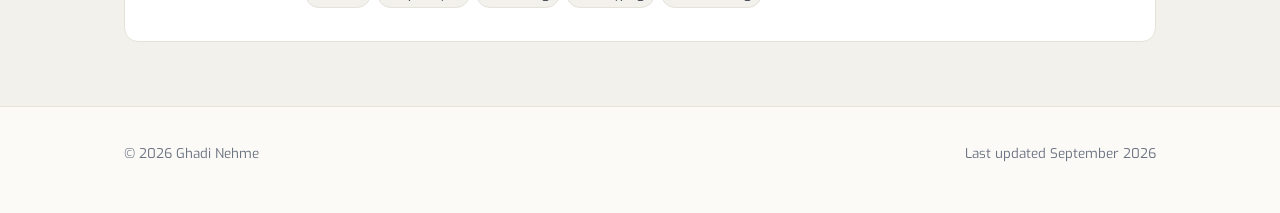
<file: experience.html>
<!DOCTYPE html>
<html lang="en">
<head>
  <meta charset="utf-8">
  <meta name="viewport" content="width=device-width, initial-scale=1">
  <title>Experience · Ghadi Nehme</title>
  <meta name="description" content="Experience, education, awards, and teaching of Ghadi Nehme: MIT, Meta, Google, Stanford, École Polytechnique.">
  <meta name="author" content="Ghadi Nehme">
  <meta property="og:title" content="Ghadi Nehme · MIT · AI for engineering design">
  <meta property="og:description" content="MIT PhD student building AI for engineering design: StepCAD & VideoCAD (NeurIPS), CADFit & LAMP (ICML 2026), FLARE (IDETC 2026 Best Paper).">
  <meta property="og:type" content="website">
  <meta property="og:url" content="https://ghadinehme.com/">
  <meta name="twitter:card" content="summary_large_image">
  <meta property="og:image" content="https://ghadinehme.com/assets/img/og-2026.jpg">
  <meta property="og:image:width" content="1200">
  <meta property="og:image:height" content="630">
  <meta property="og:image:alt" content="Ghadi Nehme, PhD student at MIT: NeurIPS 2025 and 2026, ICML 2026, IDETC 2026 Best Paper">
  <meta name="twitter:title" content="Ghadi Nehme · MIT · AI for engineering design">
  <meta name="twitter:description" content="MIT PhD student building AI for engineering design: StepCAD & VideoCAD (NeurIPS), CADFit & LAMP (ICML 2026), FLARE (IDETC 2026 Best Paper).">
  <meta name="twitter:image" content="https://ghadinehme.com/assets/img/og-2026.jpg">
  <link rel="icon" href="assets/img/favicon.svg" type="image/svg+xml">
  <link rel="preconnect" href="https://fonts.googleapis.com">
  <link rel="preconnect" href="https://fonts.gstatic.com" crossorigin>
  <link href="https://fonts.googleapis.com/css2?family=Exo:ital,wght@0,400;0,500;0,600;0,700;0,800;1,400;1,500&display=swap" rel="stylesheet">
  <link rel="stylesheet" href="assets/css/style.css?v=21">

  <script>
    (function () {
      try {
        var t = localStorage.getItem('theme');
        if (!t) t = matchMedia('(prefers-color-scheme: dark)').matches ? 'dark' : 'light';
        document.documentElement.setAttribute('data-theme', t);
      } catch (e) {}
    })();
  </script>
  <script type="application/ld+json">
  {
    "@context": "https://schema.org",
    "@type": "Person",
    "name": "Ghadi Nehme",
    "jobTitle": "PhD Student",
    "affiliation": { "@type": "Organization", "name": "Massachusetts Institute of Technology" },
    "alumniOf": ["Stanford University", "École Polytechnique"],
    "email": "mailto:ghadi@mit.edu",
    "url": "https://ghadinehme.com/",
    "sameAs": [
      "https://scholar.google.com/citations?user=AfQYxYMAAAAJ",
      "https://github.com/ghadinehme",
      "https://www.linkedin.com/in/ghadi-nehme/"
    ]
  }
  </script>
  <link rel="canonical" href="https://ghadinehme.com/experience.html">
</head>
<body>
<a class="skip" href="#main">Skip to content</a>
<!-- SVG icon sprite -->
<svg width="0" height="0" style="position:absolute" aria-hidden="true">
  <defs>
    <symbol id="i-mail" viewBox="0 0 24 24" fill="none" stroke="currentColor" stroke-width="2" stroke-linecap="round" stroke-linejoin="round"><rect x="3" y="5" width="18" height="14" rx="2"/><path d="m3 7 9 6 9-6"/></symbol>
    <symbol id="i-file" viewBox="0 0 24 24" fill="none" stroke="currentColor" stroke-width="2" stroke-linecap="round" stroke-linejoin="round"><path d="M14 3H7a2 2 0 0 0-2 2v14a2 2 0 0 0 2 2h10a2 2 0 0 0 2-2V8z"/><path d="M14 3v5h5M9 13h6M9 17h6"/></symbol>
    <symbol id="i-scholar" viewBox="0 0 24 24" fill="currentColor"><path d="M12 3 1 9l11 6 9-4.91V17h2V9L12 3zm-6.18 9.72v3.8L12 20l6.18-3.48v-3.8L12 16.2l-6.18-3.48z"/></symbol>
    <symbol id="i-github" viewBox="0 0 24 24" fill="currentColor"><path d="M12 .5a11.5 11.5 0 0 0-3.64 22.41c.58.1.79-.25.79-.56v-2c-3.2.7-3.88-1.37-3.88-1.37-.52-1.33-1.28-1.69-1.28-1.69-1.05-.72.08-.7.08-.7 1.16.08 1.77 1.19 1.77 1.19 1.03 1.77 2.7 1.26 3.36.96.1-.75.4-1.26.73-1.55-2.55-.29-5.24-1.28-5.24-5.69 0-1.26.45-2.28 1.19-3.09-.12-.29-.52-1.46.11-3.05 0 0 .97-.31 3.17 1.18a11 11 0 0 1 5.77 0c2.2-1.49 3.17-1.18 3.17-1.18.63 1.59.23 2.76.11 3.05.74.81 1.19 1.83 1.19 3.09 0 4.42-2.7 5.39-5.26 5.68.41.36.78 1.06.78 2.14v3.17c0 .31.21.67.8.56A11.5 11.5 0 0 0 12 .5z"/></symbol>
    <symbol id="i-linkedin" viewBox="0 0 24 24" fill="currentColor"><path d="M20.45 20.45h-3.56v-5.57c0-1.33-.02-3.04-1.85-3.04-1.85 0-2.14 1.45-2.14 2.94v5.67H9.35V9h3.41v1.56h.05c.48-.9 1.64-1.85 3.37-1.85 3.6 0 4.27 2.37 4.27 5.46v6.28zM5.34 7.43a2.06 2.06 0 1 1 0-4.13 2.06 2.06 0 0 1 0 4.13zM7.12 20.45H3.56V9h3.56v11.45zM22.22 0H1.77C.79 0 0 .77 0 1.73v20.54C0 23.23.79 24 1.77 24h20.45c.98 0 1.78-.77 1.78-1.73V1.73C24 .77 23.2 0 22.22 0z"/></symbol>
    <symbol id="i-globe" viewBox="0 0 24 24" fill="none" stroke="currentColor" stroke-width="2" stroke-linecap="round"><circle cx="12" cy="12" r="9"/><path d="M3 12h18M12 3a14 14 0 0 1 0 18M12 3a14 14 0 0 0 0 18"/></symbol>
    <symbol id="i-pdf" viewBox="0 0 24 24" fill="none" stroke="currentColor" stroke-width="2" stroke-linecap="round" stroke-linejoin="round"><path d="M14 3H7a2 2 0 0 0-2 2v14a2 2 0 0 0 2 2h10a2 2 0 0 0 2-2V8z"/><path d="M14 3v5h5"/></symbol>
    <symbol id="i-code" viewBox="0 0 24 24" fill="none" stroke="currentColor" stroke-width="2" stroke-linecap="round" stroke-linejoin="round"><path d="m16 18 6-6-6-6M8 6l-6 6 6 6"/></symbol>
    <symbol id="i-web" viewBox="0 0 24 24" fill="none" stroke="currentColor" stroke-width="2" stroke-linecap="round" stroke-linejoin="round"><path d="M10 14a5 5 0 0 0 7 0l3-3a5 5 0 0 0-7-7l-1 1"/><path d="M14 10a5 5 0 0 0-7 0l-3 3a5 5 0 0 0 7 7l1-1"/></symbol>
    <symbol id="i-video" viewBox="0 0 24 24" fill="none" stroke="currentColor" stroke-width="2" stroke-linecap="round" stroke-linejoin="round"><rect x="2" y="5" width="15" height="14" rx="2"/><path d="m17 10 5-3v10l-5-3"/></symbol>
    <symbol id="i-quote" viewBox="0 0 24 24" fill="none" stroke="currentColor" stroke-width="2" stroke-linecap="round" stroke-linejoin="round"><path d="M4 7h6v6H6a2 2 0 0 1-2-2zM4 13c0 2 1 4 4 4M14 7h6v6h-4a2 2 0 0 1-2-2zM14 13c0 2 1 4 4 4"/></symbol>
    <symbol id="i-data" viewBox="0 0 24 24" fill="none" stroke="currentColor" stroke-width="2"><ellipse cx="12" cy="5" rx="8" ry="3"/><path d="M4 5v14c0 1.66 3.58 3 8 3s8-1.34 8-3V5M4 12c0 1.66 3.58 3 8 3s8-1.34 8-3"/></symbol>
    <symbol id="i-news" viewBox="0 0 24 24" fill="none" stroke="currentColor" stroke-width="2" stroke-linecap="round" stroke-linejoin="round"><path d="M4 4h13v16H6a2 2 0 0 1-2-2zM17 8h3v10a2 2 0 0 1-2 2"/><path d="M8 8h5M8 12h5M8 16h5"/></symbol>
    <symbol id="i-trophy" viewBox="0 0 24 24" fill="none" stroke="currentColor" stroke-width="2" stroke-linecap="round" stroke-linejoin="round"><path d="M8 21h8M12 17v4M7 4h10v5a5 5 0 0 1-10 0z"/><path d="M17 5h3v2a3 3 0 0 1-3 3M7 5H4v2a3 3 0 0 0 3 3"/></symbol>
    <symbol id="i-medal" viewBox="0 0 24 24" fill="none" stroke="currentColor" stroke-width="2" stroke-linecap="round" stroke-linejoin="round"><circle cx="12" cy="15" r="6"/><path d="M8.5 10.2 5 3h4l3 6M15.5 10.2 19 3h-4l-2 4"/><path d="m12 12.5.9 1.8 2 .3-1.45 1.4.35 2-1.8-.95-1.8.95.35-2-1.45-1.4 2-.3z"/></symbol>
    <symbol id="i-star" viewBox="0 0 24 24" fill="none" stroke="currentColor" stroke-width="2" stroke-linejoin="round"><path d="m12 3 2.8 5.7 6.2.9-4.5 4.4 1 6.2L12 17.3 6.5 20.2l1-6.2L3 9.6l6.2-.9z"/></symbol>
    <symbol id="i-cap" viewBox="0 0 24 24" fill="none" stroke="currentColor" stroke-width="2" stroke-linecap="round" stroke-linejoin="round"><path d="M22 9 12 4 2 9l10 5 10-5z"/><path d="M6 11v5c3 2 9 2 12 0v-5"/></symbol>
    <symbol id="i-gear" viewBox="0 0 24 24" fill="none" stroke="currentColor" stroke-width="2" stroke-linecap="round" stroke-linejoin="round"><circle cx="12" cy="12" r="3"/><path d="M19.4 15a1.7 1.7 0 0 0 .3 1.8l.1.1a2 2 0 1 1-2.8 2.8l-.1-.1a1.7 1.7 0 0 0-1.8-.3 1.7 1.7 0 0 0-1 1.5V21a2 2 0 1 1-4 0v-.1a1.7 1.7 0 0 0-1.1-1.5 1.7 1.7 0 0 0-1.8.3l-.1.1a2 2 0 1 1-2.8-2.8l.1-.1a1.7 1.7 0 0 0 .3-1.8 1.7 1.7 0 0 0-1.5-1H3a2 2 0 1 1 0-4h.1a1.7 1.7 0 0 0 1.5-1.1 1.7 1.7 0 0 0-.3-1.8l-.1-.1a2 2 0 1 1 2.8-2.8l.1.1a1.7 1.7 0 0 0 1.8.3H9a1.7 1.7 0 0 0 1-1.5V3a2 2 0 1 1 4 0v.1a1.7 1.7 0 0 0 1 1.5 1.7 1.7 0 0 0 1.8-.3l.1-.1a2 2 0 1 1 2.8 2.8l-.1.1a1.7 1.7 0 0 0-.3 1.8V9a1.7 1.7 0 0 0 1.5 1H21a2 2 0 1 1 0 4h-.1a1.7 1.7 0 0 0-1.5 1z"/></symbol>
    <symbol id="i-arrow" viewBox="0 0 24 24" fill="none" stroke="currentColor" stroke-width="2" stroke-linecap="round" stroke-linejoin="round"><path d="M7 17 17 7M8 7h9v9"/></symbol>
    <symbol id="i-up" viewBox="0 0 24 24" fill="none" stroke="currentColor" stroke-width="2" stroke-linecap="round" stroke-linejoin="round"><path d="m6 15 6-6 6 6"/></symbol>
    <symbol id="i-copy" viewBox="0 0 24 24" fill="none" stroke="currentColor" stroke-width="2" stroke-linecap="round" stroke-linejoin="round"><rect x="9" y="9" width="12" height="12" rx="2"/><path d="M5 15H4a1 1 0 0 1-1-1V4a1 1 0 0 1 1-1h10a1 1 0 0 1 1 1v1"/></symbol>
  </defs>
</svg>

<!-- ======================= NAV ======================= -->
<header class="nav" id="top">
  <div class="wrap">
    <a class="brand" href="index.html">Ghadi Nehme</a>
    <button class="icon-btn menu-btn" id="menuBtn" aria-label="Open menu" aria-expanded="false">
      <svg viewBox="0 0 24 24" fill="none" stroke="currentColor" stroke-width="2" stroke-linecap="round"><path d="M4 7h16M4 12h16M4 17h16"/></svg>
    </button>
    <ul class="nav-links" id="navLinks">
      <li><a href="index.html#research">Featured</a></li>
      <li><a href="publications.html">Publications</a></li>
      <li><a href="projects.html">Projects</a></li>
      <li><a href="experience.html" aria-current="page" class="active">Experience</a></li>
      <li><a href="art.html">Art</a></li>
      <li><a href="assets/Ghadi_Nehme_CV.pdf" target="_blank" rel="noopener">CV</a></li>
      <li><a href="index.html#contact">Contact</a></li>
    </ul>
    <button class="icon-btn theme-btn" id="themeBtn" aria-label="Toggle dark mode">
      <svg class="moon" viewBox="0 0 24 24" fill="none" stroke="currentColor" stroke-width="2" stroke-linecap="round" stroke-linejoin="round"><path d="M21 12.8A9 9 0 1 1 11.2 3a7 7 0 0 0 9.8 9.8z"/></svg>
      <svg class="sun" viewBox="0 0 24 24" fill="none" stroke="currentColor" stroke-width="2" stroke-linecap="round"><circle cx="12" cy="12" r="4"/><path d="M12 2v2M12 20v2M4.9 4.9l1.4 1.4M17.7 17.7l1.4 1.4M2 12h2M20 12h2M4.9 19.1l1.4-1.4M17.7 6.3l1.4-1.4"/></svg>
    </button>
  </div>
</header>

<main id="main">
<section class="page-hero">
  <div class="wrap">
    <span class="sec-num">BACKGROUND</span>
    <h1>Experience & honors</h1>
    <p>Research and industry roles, education, awards, and teaching.</p>
  </div>
</section>

<!-- ======================= EXPERIENCE ======================= -->
<section class="block" id="experience">
  <div class="wrap">
    <div class="sec-head">
      <div>
        <span class="sec-num">EXPERIENCE</span>
        <h2>Research &amp; industry</h2>
      </div>
    </div>
    <div class="timeline">

      <div class="job reveal">
        <div class="logo"><img src="assets/img/logos/meta.png" alt="Meta logo" width="44" height="44" loading="lazy"></div>
        <div class="card">
          <div class="top"><h3>PhD Research Scientist Intern, AI for Product Design</h3><span class="date">May – Aug 2026</span></div>
          <div class="org">Meta · Sunnyvale, CA</div>
          <ul>
            <li>Built a multi-agent AI system that automates mechanical engineering workflows: CAD drawing inspection, parametric model generation, 2D drawing automation, and FEA surrogate modeling.</li>
            <li>Developed an AI-native VR design app where engineers use voice and hand gestures to generate 3D geometry, run FE simulations, and navigate real product assemblies.</li>
            <li>Trained ML surrogate models for fast forward and inverse display design, enabling real-time performance prediction and optimization.</li>
          </ul>
        </div>
      </div>

      <div class="job reveal">
        <div class="logo"><img src="assets/img/logos/mit.png" alt="MIT logo" width="44" height="44" loading="lazy"></div>
        <div class="card">
          <div class="top"><h3>Graduate Research Assistant</h3><span class="date">Sep 2024 – Present</span></div>
          <div class="org">MIT DeCoDe Lab · Advisor: Prof. Faez Ahmed</div>
          <ul>
            <li>Research on AI for multimodal CAD generation: large-scale datasets and models for parametric design generation, UI action learning, and precision-controlled optimization.</li>
            <li>Collaborations with Toyota Research Institute, Siemens, and GE Vernova.</li>
          </ul>
        </div>
      </div>

      <div class="job reveal">
        <div class="logo"><img src="assets/img/logos/stanford.png" alt="Stanford University logo" width="44" height="44" loading="lazy"></div>
        <div class="card">
          <div class="top"><h3>Graduate Research Assistant, CHARM Lab</h3><span class="date">Sep 2023 – Apr 2024</span></div>
          <div class="org">Stanford University · Collaborative Haptics and Robotics in Medicine</div>
          <ul>
            <li>Designed the system and control of a neurosurgery robot combining an endoscope, an exoscope, and robotic arms.</li>
            <li>Trained the da Vinci surgical robot to autonomously retract tissues of varying stiffness.</li>
          </ul>
        </div>
      </div>

      <div class="job reveal">
        <div class="logo"><img src="assets/img/logos/google.png" alt="Google logo" width="44" height="44" loading="lazy"></div>
        <div class="card">
          <div class="top"><h3>Hardware Engineering Intern</h3><span class="date">Jun – Sep 2023</span></div>
          <div class="org">Google · Mountain View, CA</div>
          <ul>
            <li>Ran a competitive reliability benchmarking study of tablets, including hands-on reliability testing and failure analysis.</li>
            <li>Wrote actionable design guidelines (water-ingress resistance, battery-to-carrier clearance) and analyzed how system-integration features correlate with robustness.</li>
          </ul>
        </div>
      </div>

      <div class="job reveal">
        <div class="logo"><img src="assets/img/logos/stanford.png" alt="Stanford University logo" width="44" height="44" loading="lazy"></div>
        <div class="card">
          <div class="top"><h3>Graduate Research Assistant</h3><span class="date">Jan – Jun 2023</span></div>
          <div class="org">Stanford School of Medicine · Supervisor: Dr. Keren Haroush</div>
          <ul><li>Built real-time decoding of a monkey's decisions in an iterated Battle of the Sexes game from neural spikes, reaching 90% accuracy.</li></ul>
        </div>
      </div>

      <div class="job reveal">
        <div class="logo"><img src="assets/img/logos/jnj.png" alt="Johnson &amp; Johnson logo" width="44" height="44" loading="lazy"></div>
        <div class="card">
          <div class="top"><h3>Design Research Engineer, ME310</h3><span class="date">Sep 2022 – Jun 2023</span></div>
          <div class="org">Stanford × Johnson &amp; Johnson · Supervisors: Dr. Mark Cutkosky, Dr. George Toye</div>
          <ul><li>Designed and built a smart pharmacy that dispenses single-packaged pills from UI orders (Raspberry Pi), through need-finding, benchmarking, and rapid iterative prototyping.</li></ul>
        </div>
      </div>

      <div class="job reveal">
        <div class="logo"><img src="assets/img/logos/cnrs.png" alt="CNRS logo" width="44" height="44" loading="lazy"></div>
        <div class="card">
          <div class="top"><h3>Robotics Research Intern</h3><span class="date">Apr – Jun 2022</span></div>
          <div class="org">Laboratory of Optics and Biosciences (LOB), CNRS · Palaiseau, France</div>
          <ul><li>Developed an Arduino-controlled, 3D-printed actuator for an organ-on-a-chip platform that renews cell-culture media automatically.</li></ul>
        </div>
      </div>

      <div class="job reveal">
        <div class="logo"><img src="assets/img/logos/cnrs.png" alt="CNRS logo" width="44" height="44" loading="lazy"></div>
        <div class="card">
          <div class="top"><h3>Research Engineer Intern (Bachelor Thesis)</h3><span class="date">Jan – Mar 2022</span></div>
          <div class="org">Solid Mechanics Laboratory (LMS), CNRS · Supervisor: Prof. Kostas Danas</div>
          <ul><li>Characterized a 3D-printed polymer using a SolidWorks-designed setup, a hydraulic press, and DIC, then fitted a hyperelastic elastomer model.</li></ul>
        </div>
      </div>

      <div class="job reveal">
        <div class="logo"><img src="assets/img/logos/cnrs.png" alt="CNRS logo" width="44" height="44" loading="lazy"></div>
        <div class="card">
          <div class="top"><h3>Research Data Scientist Intern</h3><span class="date">Jun – Aug 2021</span></div>
          <div class="org">Dynamic Meteorology Laboratory (LMD-IPSL), CNRS · Supervisor: Dr. Riwal Plougonven</div>
          <ul><li>Analyzed gravity waves from 13 stratospheric balloons that flew over Antarctica for months, and built a metric that matches virtual balloon trajectories to real ones.</li></ul>
        </div>
      </div>

    </div>
  </div>
</section>

<!-- ======================= AWARDS ======================= -->
<section class="block alt" id="awards">
  <div class="wrap">
    <div class="sec-head">
      <div>
        <span class="sec-num">HONORS</span>
        <h2>Awards &amp; fellowships</h2>
      </div>
    </div>
    <div class="awards">
      <div class="award major reveal"><div class="ico"><svg><use href="#i-trophy"/></svg></div><div><span class="yr">2026</span><h3>MIT Prize for Open Data</h3><p>MIT School of Science and MIT Libraries, for VideoCAD</p></div></div>
      <div class="award major reveal"><div class="ico"><svg><use href="#i-trophy"/></svg></div><div><span class="yr">2026</span><h3>Overall Best Paper Award &amp; AI/ML Track Best Paper Award</h3><p>ASME IDETC-CIE 2026, for FLARE</p></div></div>
      <div class="award major reveal"><div class="ico"><svg><use href="#i-cap"/></svg></div><div><span class="yr">2026</span><h3>GE Vernova Graduate Fellowship</h3><p>MIT</p></div></div>
      <div class="award major reveal"><div class="ico"><svg><use href="#i-medal"/></svg></div><div><span class="yr">2026</span><h3>MIT Thomas Sheridan Award</h3><p>For creativity in human–machine integration, MIT Mechanical Engineering</p></div></div>
      <div class="award major reveal"><div class="ico"><svg><use href="#i-cap"/></svg></div><div><span class="yr">2024</span><h3>Jamieson Presidential Fellowship</h3><p>MIT</p></div></div>
      <div class="award reveal"><div class="ico"><svg><use href="#i-trophy"/></svg></div><div><span class="yr">2026</span><h3>First Prize, ScienceClaw Hackathon</h3><p>$50K E14 Fund prize, for <a href="projects.html">Rocky</a>, a multi-agent system for a self-improving lab</p></div></div>
      <div class="award reveal"><div class="ico"><svg><use href="#i-trophy"/></svg></div><div><span class="yr">2026</span><h3>Formlabs Prize, ScienceClaw Hackathon</h3><p>For <a href="projects.html">Rocky</a></p></div></div>
      <div class="award reveal"><div class="ico"><svg><use href="#i-star"/></svg></div><div><span class="yr">2022</span><h3>Class Valedictorian, Summa Cum Laude</h3><p>Bachelor Program, École Polytechnique</p></div></div>
      <div class="award reveal"><div class="ico"><svg><use href="#i-star"/></svg></div><div><span class="yr">2019–2022</span><h3>Outstanding Student Distinction</h3><p>École Polytechnique, for dedication to the school community and to the welfare of society</p></div></div>
      <div class="award reveal"><div class="ico"><svg><use href="#i-medal"/></svg></div><div><span class="yr">2021</span><h3>Bronze Medal, International Mathematics Competition (IMC)</h3><p>University students' mathematics olympiad</p></div></div>
      <div class="award reveal"><div class="ico"><svg><use href="#i-cap"/></svg></div><div><span class="yr">2020</span><h3>Excellence Scholarship</h3><p>École Polytechnique Foundation</p></div></div>
      <div class="award reveal"><div class="ico"><svg><use href="#i-cap"/></svg></div><div><span class="yr">2019</span><h3>Excellence-Major Scholarship</h3><p>French Government (AEFE), highly selective</p></div></div>
      <div class="award reveal"><div class="ico"><svg><use href="#i-trophy"/></svg></div><div><span class="yr">2018</span><h3>First Prize, USJ Science Fair</h3><p>For building an autonomous delivery car</p></div></div>
      <div class="award reveal"><div class="ico"><svg><use href="#i-medal"/></svg></div><div><span class="yr">2017–2018</span><h3>Math &amp; Informatics Competitions</h3><p>1st prize, Mathématiques sans Frontières · 2nd prize, Course aux Nombres · 3rd prize, Castor Informatique</p></div></div>
      <div class="award reveal"><div class="ico"><svg><use href="#i-gear"/></svg></div><div><span class="yr">Certification</span><h3>Certified SolidWorks Associate (CSWA)</h3><p>Dassault Systèmes</p></div></div>
    </div>
  </div>
</section>

<!-- ======================= EDUCATION ======================= -->
<section class="block" id="education">
  <div class="wrap">
    <!-- Education -->
    <div class="sec-head">
      <div>
        <span class="sec-num">EDUCATION</span>
        <h2>Education</h2>
      </div>
    </div>
    <div class="edu">
      <div class="school reveal" style="--c:#a31f34">
        <div class="yrs">Sep 2024 – Present</div>
        <img class="school-logo" src="assets/img/logos/mit.png" alt="MIT logo" width="48" height="48" loading="lazy">
        <h3>MIT</h3>
        <div class="deg">PhD, AI for Engineering Design</div>
        <ul>
          <li>GPA 5.0 / 5.0 · Advisor: Prof. Faez Ahmed (DeCoDe Lab)</li>
          <li>Jamieson Presidential Fellow · GE Vernova Fellow</li>
          <li>MIT Thomas Sheridan Award (2026)</li>
          <li>Research: AI for CAD generation, 3D generative models, and design agents</li>
          <li>TA for 2.155: AI and ML for Engineering Design</li>
        </ul>
      </div>
      <div class="school reveal" style="--c:#8c1515">
        <div class="yrs">Sep 2022 – Jun 2024</div>
        <img class="school-logo" src="assets/img/logos/stanford.png" alt="Stanford University logo" width="48" height="48" loading="lazy">
        <h3>Stanford University</h3>
        <div class="deg">MS, Mechanical Engineering</div>
        <ul>
          <li>GPA 4.0 / 4.0</li>
          <li>Robotics, Design &amp; AI</li>
          <li>ML, Computer Vision, Decision Making under Uncertainty, Robot Autonomy</li>
        </ul>
      </div>
      <div class="school reveal" style="--c:#0b3d91">
        <div class="yrs">Sep 2019 – Jun 2022</div>
        <img class="school-logo" src="assets/img/logos/polytechnique.png" alt="École Polytechnique logo" width="48" height="48" loading="lazy">
        <h3>École Polytechnique</h3>
        <div class="deg">BS, Mathematics &amp; Physics</div>
        <ul>
          <li>GPA 4.22 / 4.0 · Class Valedictorian, Summa Cum Laude</li>
          <li>Minor in Biology</li>
          <li>President of the Robotics, Math, and Arts clubs</li>
        </ul>
      </div>
    </div>
    <div class="edu-extra">
      <div class="school reveal" style="--c:#002a5c">
        <div class="yrs">Sep – Dec 2021</div>
        <img class="school-logo" src="assets/img/logos/toronto.png" alt="University of Toronto logo" width="48" height="48" loading="lazy">
        <h3>University of Toronto</h3>
        <div class="deg">Exchange Semester, Engineering · GPA 4.0 / 4.0</div>
      </div>
      <div class="school reveal" style="--c:#6b7280">
        <div class="yrs">Jul 2021</div>
        <img class="school-logo" src="assets/img/logos/centrale.png" alt="CentraleSupélec logo" width="48" height="48" loading="lazy">
        <h3>CentraleSupélec</h3>
        <div class="deg">Summer School, Introduction to Artificial Intelligence</div>
      </div>
    </div>
  </div>
</section>

<!-- ======================= TEACHING / LEADERSHIP / SKILLS ======================= -->
<section class="block alt" id="teaching">
  <div class="wrap">
    <div class="sec-head">
      <div>
        <span class="sec-num">TEACHING &amp; SERVICE</span>
        <h2>Teaching, leadership &amp; skills</h2>
      </div>
    </div>

    <h4 class="subhead">Teaching</h4>
    <div class="two-col">
      <div class="mini reveal">
        <div class="date">Fall 2025</div>
        <h3>2.155: AI and ML for Engineering Design</h3>
        <div class="org">Teaching Assistant · MIT</div>
        <p>Held weekly office hours and mentored 80+ students on their final projects.</p>
      </div>
      <div class="mini reveal">
        <div class="date">2023 – 2024</div>
        <h3>MATH 104: Applied Matrix Theory</h3>
        <div class="org">Teaching Assistant · Stanford University</div>
        <p>Ran weekly office hours and review sessions for 100+ students.</p>
      </div>
    </div>

    <h4 class="subhead" style="margin-top:32px">Leadership &amp; volunteering</h4>
    <div class="two-col">
      <div class="mini reveal">
        <div class="date">2020 – 2021</div>
        <h3>General Secretary, L'ORE</h3>
        <div class="org">Student Government of the Bachelor Program, École Polytechnique</div>
        <p>Led a team of nine, organized monthly social events, and raised funds for a water fountain in Laos with Safe Water Cube.</p>
      </div>
      <div class="mini reveal">
        <div class="date">2019 – 2022</div>
        <h3>President, Robotics Club</h3>
        <div class="org">École Polytechnique Bachelor Program</div>
        <p>Led the Robotics Club, and also served as president of the Mathematics and Arts clubs.</p>
      </div>
      <div class="mini reveal">
        <div class="date">2017 – 2022</div>
        <h3>Team Leader, SSCC Missionary Group</h3>
        <div class="org">Lebanon</div>
        <p>Organized activities for children and elderly people in need, and helped people affected by the August 4th explosion in Beirut.</p>
      </div>
      <div class="mini reveal">
        <div class="date">Beyond research</div>
        <h3>Hobbies</h3>
        <div class="org">Art, music &amp; sports</div>
        <p>Drawing, painting, playing the piano, soccer, tennis, squash, pickleball, and prototyping. Languages: French, English, Arabic, and some Japanese.</p>
      </div>
    </div>

    <h4 class="subhead" style="margin-top:32px">Skills</h4>
    <div class="mini reveal">
      <dl class="skills">
        <dt>ML &amp; Code</dt>
        <dd><span class="tag">Python</span><span class="tag">PyTorch</span><span class="tag">TensorFlow</span><span class="tag">C++</span><span class="tag">Julia</span><span class="tag">MATLAB</span><span class="tag">Git</span></dd>
        <dt>CAD &amp; Sim</dt>
        <dd><span class="tag">SolidWorks (CSWA)</span><span class="tag">Fusion 360</span><span class="tag">Onshape</span><span class="tag">CadQuery</span><span class="tag">MuJoCo</span><span class="tag">ROS</span></dd>
        <dt>Hardware</dt>
        <dd><span class="tag">Arduino</span><span class="tag">Raspberry Pi</span><span class="tag">3D Printing</span><span class="tag">Prototyping</span><span class="tag">Hand Drafting</span></dd>
      </dl>
    </div>
  </div>
</section>

</main>

<footer>
  <div class="wrap">
    <span>© <span id="year">2026</span> Ghadi Nehme</span>
    <span>Last updated September 2026</span>
  </div>
</footer>

<button class="icon-btn to-top" id="toTop" aria-label="Back to top"><svg><use href="#i-up"/></svg></button>

<script src="assets/js/main.js?v=7"></script>
</body>
</html>
</file>
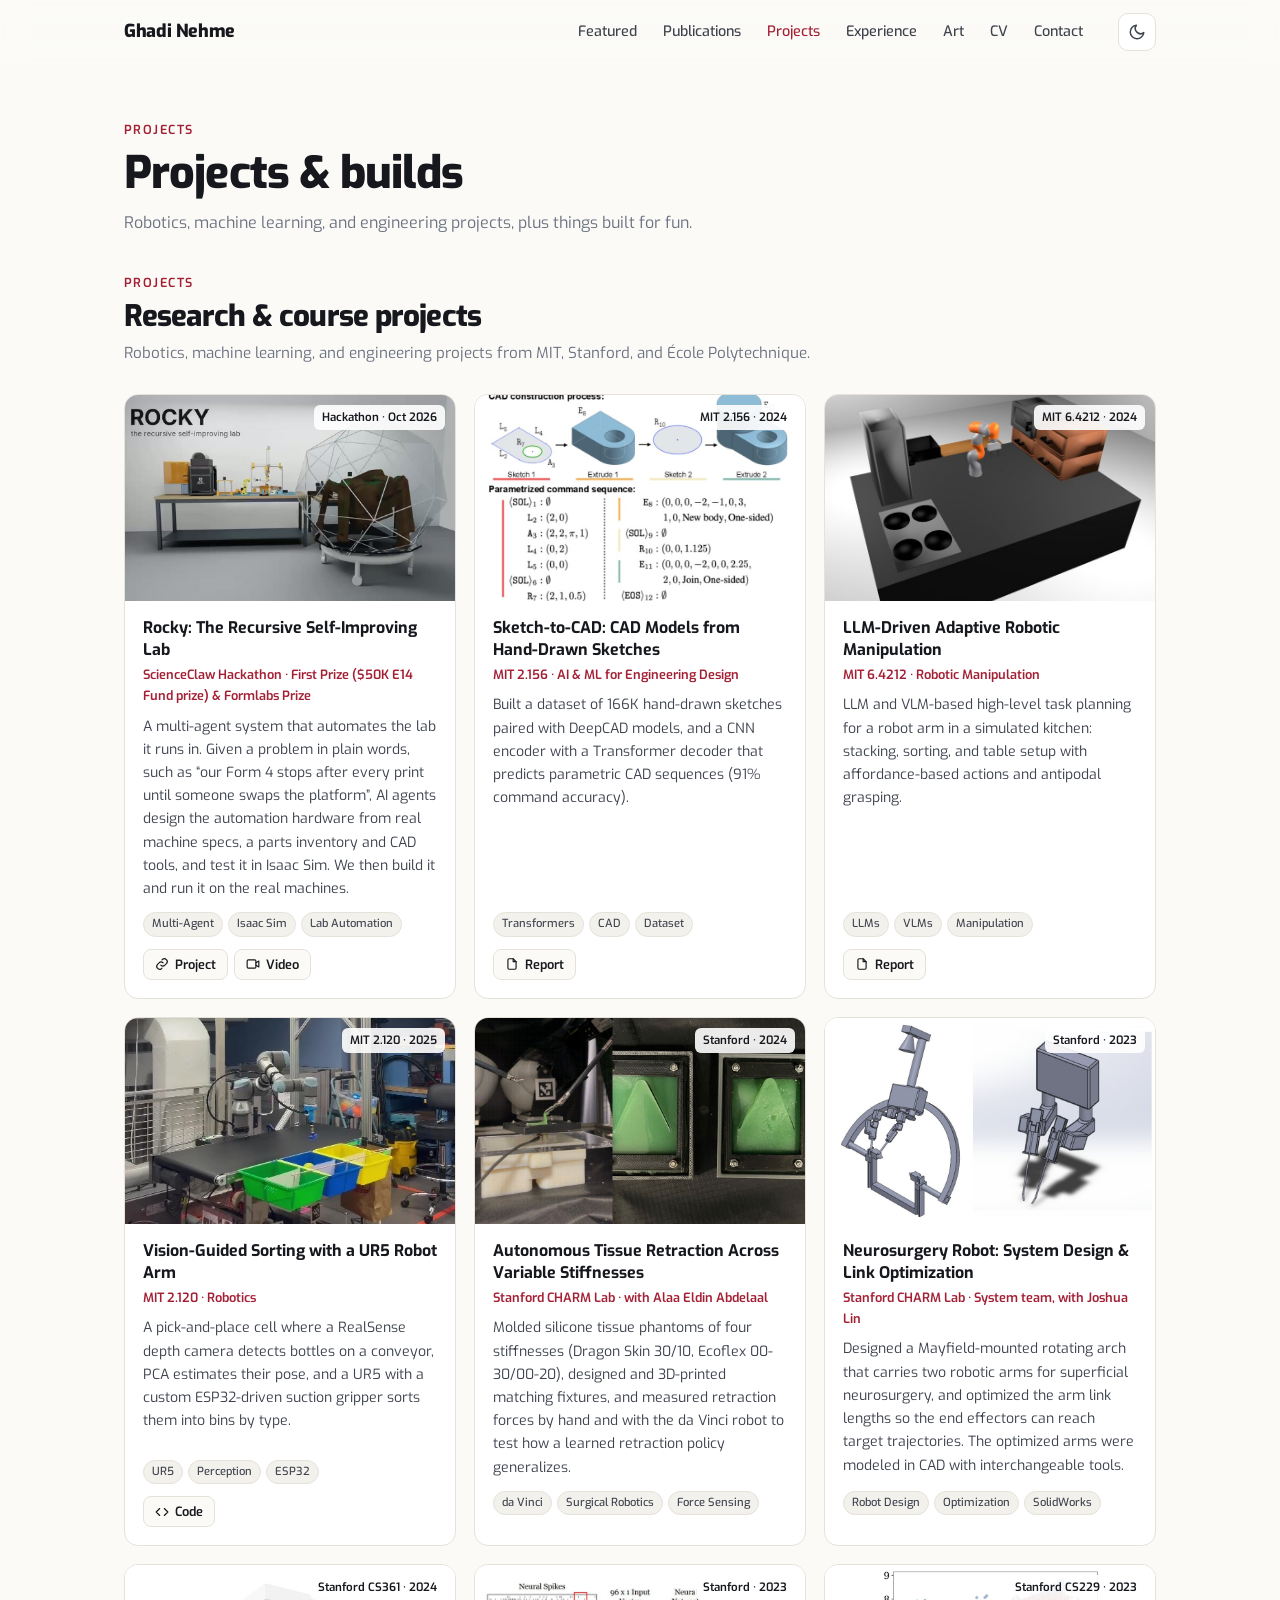
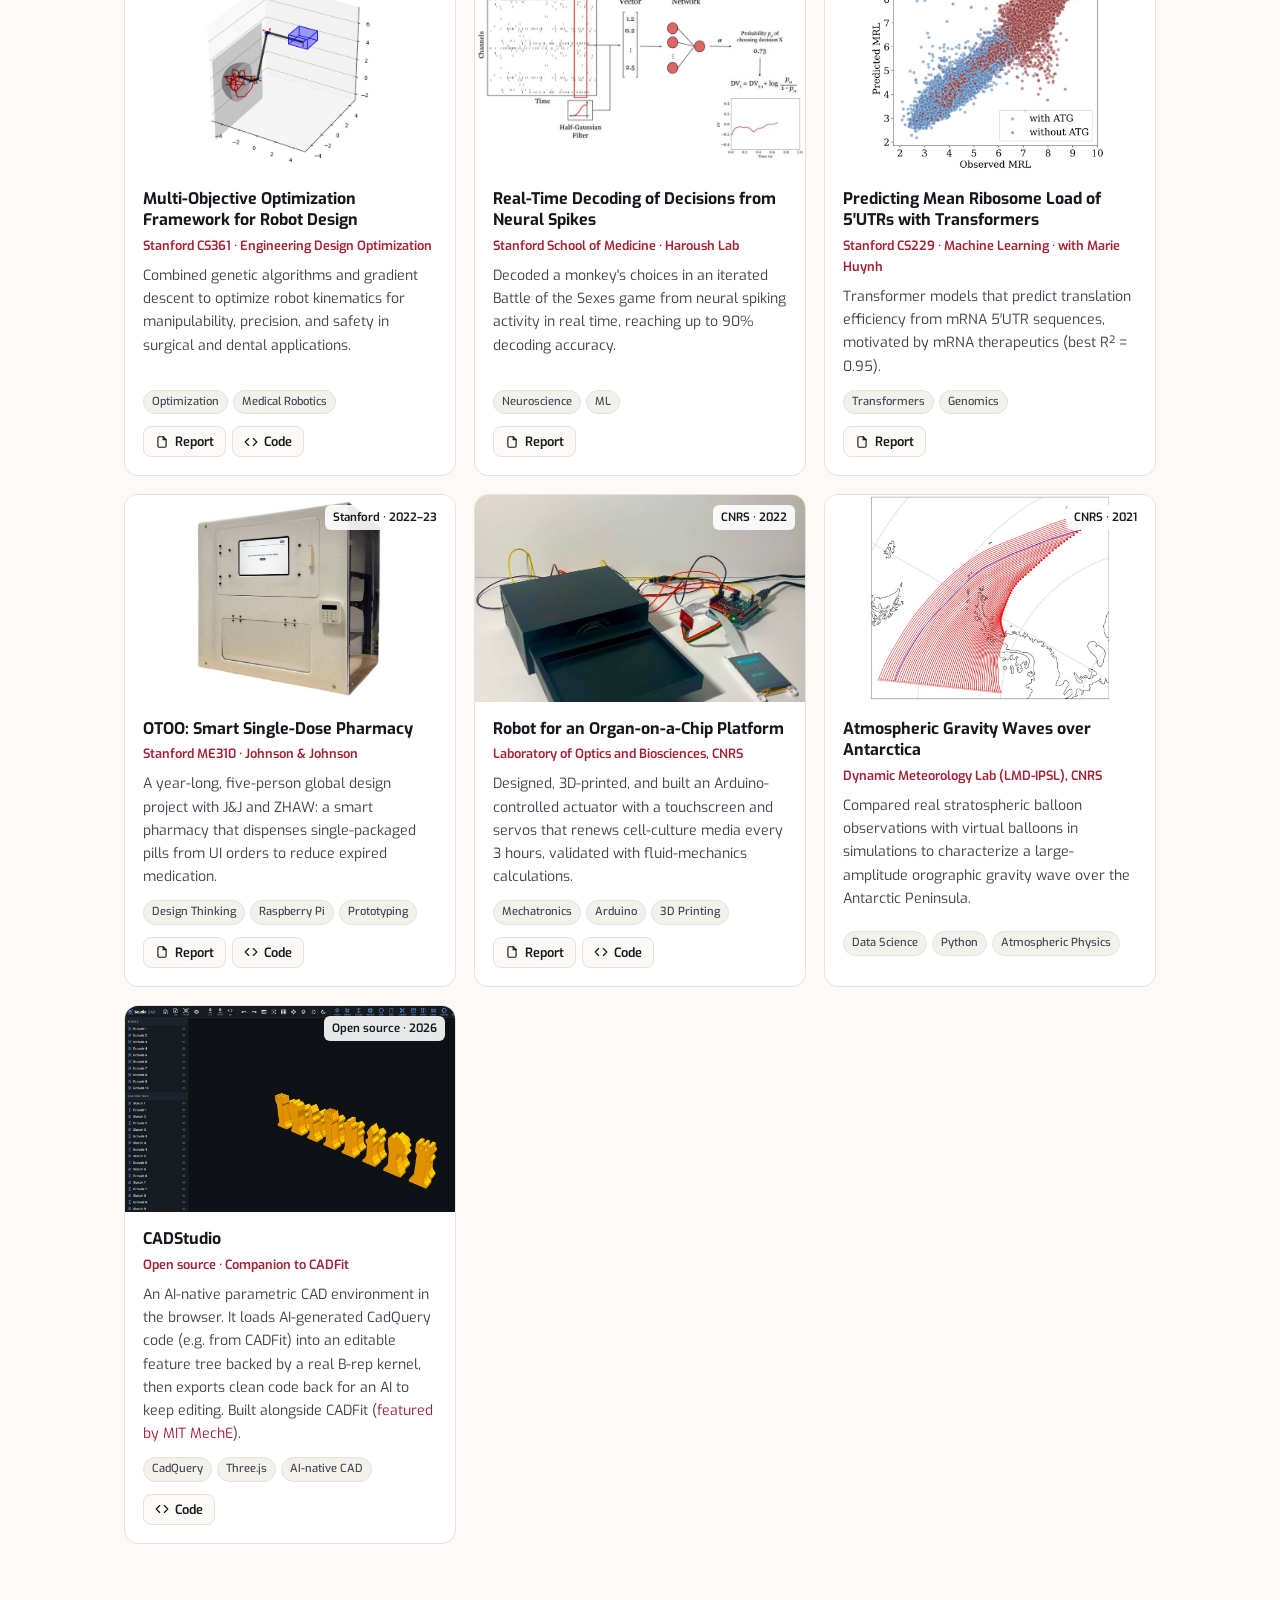
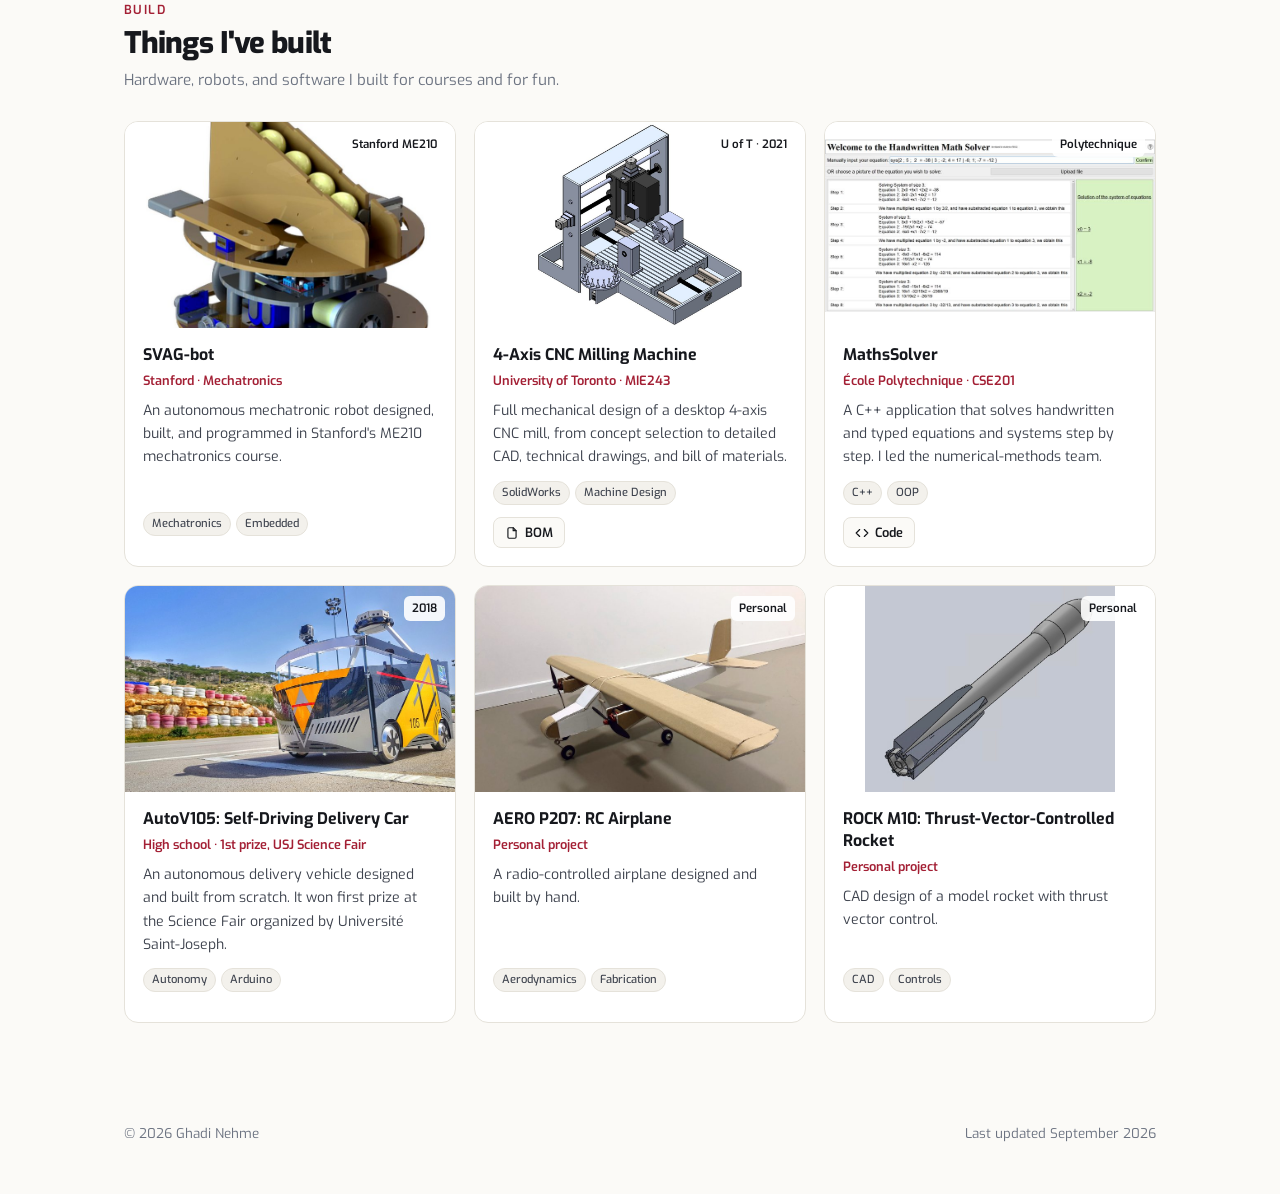
<file: projects.html>
<!DOCTYPE html>
<html lang="en">
<head>
  <meta charset="utf-8">
  <meta name="viewport" content="width=device-width, initial-scale=1">
  <title>Projects · Ghadi Nehme</title>
  <meta name="description" content="Research, course and hardware projects by Ghadi Nehme across MIT, Stanford, and École Polytechnique.">
  <meta name="author" content="Ghadi Nehme">
  <meta property="og:title" content="Ghadi Nehme · MIT · AI for engineering design">
  <meta property="og:description" content="MIT PhD student building AI for engineering design: StepCAD & VideoCAD (NeurIPS), CADFit & LAMP (ICML 2026), FLARE (IDETC 2026 Best Paper).">
  <meta property="og:type" content="website">
  <meta property="og:url" content="https://ghadinehme.com/">
  <meta name="twitter:card" content="summary_large_image">
  <meta property="og:image" content="https://ghadinehme.com/assets/img/og-2026.jpg">
  <meta property="og:image:width" content="1200">
  <meta property="og:image:height" content="630">
  <meta property="og:image:alt" content="Ghadi Nehme, PhD student at MIT: NeurIPS 2025 and 2026, ICML 2026, IDETC 2026 Best Paper">
  <meta name="twitter:title" content="Ghadi Nehme · MIT · AI for engineering design">
  <meta name="twitter:description" content="MIT PhD student building AI for engineering design: StepCAD & VideoCAD (NeurIPS), CADFit & LAMP (ICML 2026), FLARE (IDETC 2026 Best Paper).">
  <meta name="twitter:image" content="https://ghadinehme.com/assets/img/og-2026.jpg">
  <link rel="icon" href="assets/img/favicon.svg" type="image/svg+xml">
  <link rel="preconnect" href="https://fonts.googleapis.com">
  <link rel="preconnect" href="https://fonts.gstatic.com" crossorigin>
  <link href="https://fonts.googleapis.com/css2?family=Exo:ital,wght@0,400;0,500;0,600;0,700;0,800;1,400;1,500&display=swap" rel="stylesheet">
  <link rel="stylesheet" href="assets/css/style.css?v=21">

  <script>
    (function () {
      try {
        var t = localStorage.getItem('theme');
        if (!t) t = matchMedia('(prefers-color-scheme: dark)').matches ? 'dark' : 'light';
        document.documentElement.setAttribute('data-theme', t);
      } catch (e) {}
    })();
  </script>
  <script type="application/ld+json">
  {
    "@context": "https://schema.org",
    "@type": "Person",
    "name": "Ghadi Nehme",
    "jobTitle": "PhD Student",
    "affiliation": { "@type": "Organization", "name": "Massachusetts Institute of Technology" },
    "alumniOf": ["Stanford University", "École Polytechnique"],
    "email": "mailto:ghadi@mit.edu",
    "url": "https://ghadinehme.com/",
    "sameAs": [
      "https://scholar.google.com/citations?user=AfQYxYMAAAAJ",
      "https://github.com/ghadinehme",
      "https://www.linkedin.com/in/ghadi-nehme/"
    ]
  }
  </script>
  <link rel="canonical" href="https://ghadinehme.com/projects.html">
</head>
<body>
<a class="skip" href="#main">Skip to content</a>
<!-- SVG icon sprite -->
<svg width="0" height="0" style="position:absolute" aria-hidden="true">
  <defs>
    <symbol id="i-mail" viewBox="0 0 24 24" fill="none" stroke="currentColor" stroke-width="2" stroke-linecap="round" stroke-linejoin="round"><rect x="3" y="5" width="18" height="14" rx="2"/><path d="m3 7 9 6 9-6"/></symbol>
    <symbol id="i-file" viewBox="0 0 24 24" fill="none" stroke="currentColor" stroke-width="2" stroke-linecap="round" stroke-linejoin="round"><path d="M14 3H7a2 2 0 0 0-2 2v14a2 2 0 0 0 2 2h10a2 2 0 0 0 2-2V8z"/><path d="M14 3v5h5M9 13h6M9 17h6"/></symbol>
    <symbol id="i-scholar" viewBox="0 0 24 24" fill="currentColor"><path d="M12 3 1 9l11 6 9-4.91V17h2V9L12 3zm-6.18 9.72v3.8L12 20l6.18-3.48v-3.8L12 16.2l-6.18-3.48z"/></symbol>
    <symbol id="i-github" viewBox="0 0 24 24" fill="currentColor"><path d="M12 .5a11.5 11.5 0 0 0-3.64 22.41c.58.1.79-.25.79-.56v-2c-3.2.7-3.88-1.37-3.88-1.37-.52-1.33-1.28-1.69-1.28-1.69-1.05-.72.08-.7.08-.7 1.16.08 1.77 1.19 1.77 1.19 1.03 1.77 2.7 1.26 3.36.96.1-.75.4-1.26.73-1.55-2.55-.29-5.24-1.28-5.24-5.69 0-1.26.45-2.28 1.19-3.09-.12-.29-.52-1.46.11-3.05 0 0 .97-.31 3.17 1.18a11 11 0 0 1 5.77 0c2.2-1.49 3.17-1.18 3.17-1.18.63 1.59.23 2.76.11 3.05.74.81 1.19 1.83 1.19 3.09 0 4.42-2.7 5.39-5.26 5.68.41.36.78 1.06.78 2.14v3.17c0 .31.21.67.8.56A11.5 11.5 0 0 0 12 .5z"/></symbol>
    <symbol id="i-linkedin" viewBox="0 0 24 24" fill="currentColor"><path d="M20.45 20.45h-3.56v-5.57c0-1.33-.02-3.04-1.85-3.04-1.85 0-2.14 1.45-2.14 2.94v5.67H9.35V9h3.41v1.56h.05c.48-.9 1.64-1.85 3.37-1.85 3.6 0 4.27 2.37 4.27 5.46v6.28zM5.34 7.43a2.06 2.06 0 1 1 0-4.13 2.06 2.06 0 0 1 0 4.13zM7.12 20.45H3.56V9h3.56v11.45zM22.22 0H1.77C.79 0 0 .77 0 1.73v20.54C0 23.23.79 24 1.77 24h20.45c.98 0 1.78-.77 1.78-1.73V1.73C24 .77 23.2 0 22.22 0z"/></symbol>
    <symbol id="i-globe" viewBox="0 0 24 24" fill="none" stroke="currentColor" stroke-width="2" stroke-linecap="round"><circle cx="12" cy="12" r="9"/><path d="M3 12h18M12 3a14 14 0 0 1 0 18M12 3a14 14 0 0 0 0 18"/></symbol>
    <symbol id="i-pdf" viewBox="0 0 24 24" fill="none" stroke="currentColor" stroke-width="2" stroke-linecap="round" stroke-linejoin="round"><path d="M14 3H7a2 2 0 0 0-2 2v14a2 2 0 0 0 2 2h10a2 2 0 0 0 2-2V8z"/><path d="M14 3v5h5"/></symbol>
    <symbol id="i-code" viewBox="0 0 24 24" fill="none" stroke="currentColor" stroke-width="2" stroke-linecap="round" stroke-linejoin="round"><path d="m16 18 6-6-6-6M8 6l-6 6 6 6"/></symbol>
    <symbol id="i-web" viewBox="0 0 24 24" fill="none" stroke="currentColor" stroke-width="2" stroke-linecap="round" stroke-linejoin="round"><path d="M10 14a5 5 0 0 0 7 0l3-3a5 5 0 0 0-7-7l-1 1"/><path d="M14 10a5 5 0 0 0-7 0l-3 3a5 5 0 0 0 7 7l1-1"/></symbol>
    <symbol id="i-video" viewBox="0 0 24 24" fill="none" stroke="currentColor" stroke-width="2" stroke-linecap="round" stroke-linejoin="round"><rect x="2" y="5" width="15" height="14" rx="2"/><path d="m17 10 5-3v10l-5-3"/></symbol>
    <symbol id="i-quote" viewBox="0 0 24 24" fill="none" stroke="currentColor" stroke-width="2" stroke-linecap="round" stroke-linejoin="round"><path d="M4 7h6v6H6a2 2 0 0 1-2-2zM4 13c0 2 1 4 4 4M14 7h6v6h-4a2 2 0 0 1-2-2zM14 13c0 2 1 4 4 4"/></symbol>
    <symbol id="i-data" viewBox="0 0 24 24" fill="none" stroke="currentColor" stroke-width="2"><ellipse cx="12" cy="5" rx="8" ry="3"/><path d="M4 5v14c0 1.66 3.58 3 8 3s8-1.34 8-3V5M4 12c0 1.66 3.58 3 8 3s8-1.34 8-3"/></symbol>
    <symbol id="i-news" viewBox="0 0 24 24" fill="none" stroke="currentColor" stroke-width="2" stroke-linecap="round" stroke-linejoin="round"><path d="M4 4h13v16H6a2 2 0 0 1-2-2zM17 8h3v10a2 2 0 0 1-2 2"/><path d="M8 8h5M8 12h5M8 16h5"/></symbol>
    <symbol id="i-trophy" viewBox="0 0 24 24" fill="none" stroke="currentColor" stroke-width="2" stroke-linecap="round" stroke-linejoin="round"><path d="M8 21h8M12 17v4M7 4h10v5a5 5 0 0 1-10 0z"/><path d="M17 5h3v2a3 3 0 0 1-3 3M7 5H4v2a3 3 0 0 0 3 3"/></symbol>
    <symbol id="i-medal" viewBox="0 0 24 24" fill="none" stroke="currentColor" stroke-width="2" stroke-linecap="round" stroke-linejoin="round"><circle cx="12" cy="15" r="6"/><path d="M8.5 10.2 5 3h4l3 6M15.5 10.2 19 3h-4l-2 4"/><path d="m12 12.5.9 1.8 2 .3-1.45 1.4.35 2-1.8-.95-1.8.95.35-2-1.45-1.4 2-.3z"/></symbol>
    <symbol id="i-star" viewBox="0 0 24 24" fill="none" stroke="currentColor" stroke-width="2" stroke-linejoin="round"><path d="m12 3 2.8 5.7 6.2.9-4.5 4.4 1 6.2L12 17.3 6.5 20.2l1-6.2L3 9.6l6.2-.9z"/></symbol>
    <symbol id="i-cap" viewBox="0 0 24 24" fill="none" stroke="currentColor" stroke-width="2" stroke-linecap="round" stroke-linejoin="round"><path d="M22 9 12 4 2 9l10 5 10-5z"/><path d="M6 11v5c3 2 9 2 12 0v-5"/></symbol>
    <symbol id="i-gear" viewBox="0 0 24 24" fill="none" stroke="currentColor" stroke-width="2" stroke-linecap="round" stroke-linejoin="round"><circle cx="12" cy="12" r="3"/><path d="M19.4 15a1.7 1.7 0 0 0 .3 1.8l.1.1a2 2 0 1 1-2.8 2.8l-.1-.1a1.7 1.7 0 0 0-1.8-.3 1.7 1.7 0 0 0-1 1.5V21a2 2 0 1 1-4 0v-.1a1.7 1.7 0 0 0-1.1-1.5 1.7 1.7 0 0 0-1.8.3l-.1.1a2 2 0 1 1-2.8-2.8l.1-.1a1.7 1.7 0 0 0 .3-1.8 1.7 1.7 0 0 0-1.5-1H3a2 2 0 1 1 0-4h.1a1.7 1.7 0 0 0 1.5-1.1 1.7 1.7 0 0 0-.3-1.8l-.1-.1a2 2 0 1 1 2.8-2.8l.1.1a1.7 1.7 0 0 0 1.8.3H9a1.7 1.7 0 0 0 1-1.5V3a2 2 0 1 1 4 0v.1a1.7 1.7 0 0 0 1 1.5 1.7 1.7 0 0 0 1.8-.3l.1-.1a2 2 0 1 1 2.8 2.8l-.1.1a1.7 1.7 0 0 0-.3 1.8V9a1.7 1.7 0 0 0 1.5 1H21a2 2 0 1 1 0 4h-.1a1.7 1.7 0 0 0-1.5 1z"/></symbol>
    <symbol id="i-arrow" viewBox="0 0 24 24" fill="none" stroke="currentColor" stroke-width="2" stroke-linecap="round" stroke-linejoin="round"><path d="M7 17 17 7M8 7h9v9"/></symbol>
    <symbol id="i-up" viewBox="0 0 24 24" fill="none" stroke="currentColor" stroke-width="2" stroke-linecap="round" stroke-linejoin="round"><path d="m6 15 6-6 6 6"/></symbol>
    <symbol id="i-copy" viewBox="0 0 24 24" fill="none" stroke="currentColor" stroke-width="2" stroke-linecap="round" stroke-linejoin="round"><rect x="9" y="9" width="12" height="12" rx="2"/><path d="M5 15H4a1 1 0 0 1-1-1V4a1 1 0 0 1 1-1h10a1 1 0 0 1 1 1v1"/></symbol>
  </defs>
</svg>

<!-- ======================= NAV ======================= -->
<header class="nav" id="top">
  <div class="wrap">
    <a class="brand" href="index.html">Ghadi Nehme</a>
    <button class="icon-btn menu-btn" id="menuBtn" aria-label="Open menu" aria-expanded="false">
      <svg viewBox="0 0 24 24" fill="none" stroke="currentColor" stroke-width="2" stroke-linecap="round"><path d="M4 7h16M4 12h16M4 17h16"/></svg>
    </button>
    <ul class="nav-links" id="navLinks">
      <li><a href="index.html#research">Featured</a></li>
      <li><a href="publications.html">Publications</a></li>
      <li><a href="projects.html" aria-current="page" class="active">Projects</a></li>
      <li><a href="experience.html">Experience</a></li>
      <li><a href="art.html">Art</a></li>
      <li><a href="assets/Ghadi_Nehme_CV.pdf" target="_blank" rel="noopener">CV</a></li>
      <li><a href="index.html#contact">Contact</a></li>
    </ul>
    <button class="icon-btn theme-btn" id="themeBtn" aria-label="Toggle dark mode">
      <svg class="moon" viewBox="0 0 24 24" fill="none" stroke="currentColor" stroke-width="2" stroke-linecap="round" stroke-linejoin="round"><path d="M21 12.8A9 9 0 1 1 11.2 3a7 7 0 0 0 9.8 9.8z"/></svg>
      <svg class="sun" viewBox="0 0 24 24" fill="none" stroke="currentColor" stroke-width="2" stroke-linecap="round"><circle cx="12" cy="12" r="4"/><path d="M12 2v2M12 20v2M4.9 4.9l1.4 1.4M17.7 17.7l1.4 1.4M2 12h2M20 12h2M4.9 19.1l1.4-1.4M17.7 6.3l1.4-1.4"/></svg>
    </button>
  </div>
</header>

<main id="main">
<section class="page-hero">
  <div class="wrap">
    <span class="sec-num">PROJECTS</span>
    <h1>Projects & builds</h1>
    <p>Robotics, machine learning, and engineering projects, plus things built for fun.</p>
  </div>
</section>

<!-- ======================= PROJECTS ======================= -->
<section class="block" id="projects">
  <div class="wrap">
    <div class="sec-head">
      <div>
        <span class="sec-num">PROJECTS</span>
        <h2>Research &amp; course projects</h2>
        <p>Robotics, machine learning, and engineering projects from MIT, Stanford, and École Polytechnique.</p>
      </div>
    </div>
    <div class="projects">

      <article class="project reveal">
        <div class="thumb"><img src="assets/img/projects/rocky.jpg" data-hover="assets/img/projects/rocky.gif" alt="Rocky: a lab bench of printers and agent-designed automation cells" loading="lazy"><span class="when">Hackathon · Oct 2026</span></div>
        <div class="body">
          <h3>Rocky: The Recursive Self-Improving Lab</h3>
          <div class="org">ScienceClaw Hackathon · First Prize ($50K E14 Fund prize) &amp; Formlabs Prize</div>
          <p>A multi-agent system that automates the lab it runs in. Given a problem in plain words, such as “our Form 4 stops after every print until someone swaps the platform”, AI agents design the automation hardware from real machine specs, a parts inventory and CAD tools, and test it in Isaac Sim. We then build it and run it on the real machines.</p>
          <div class="tags"><span class="tag">Multi-Agent</span><span class="tag">Isaac Sim</span><span class="tag">Lab Automation</span></div>
          <div class="pub-links"><a class="btn" href="https://www.sundai.club/projects/259652bb-5a3a-42c0-8eb2-e3a980bbf4c9" target="_blank" rel="noopener"><svg><use href="#i-web"/></svg>Project</a><a class="btn" href="assets/video/rocky.mp4" target="_blank" rel="noopener"><svg><use href="#i-video"/></svg>Video</a></div>
        </div>
      </article>

      <article class="project reveal">
        <div class="thumb"><img src="assets/img/projects/sketch2cad.jpg" alt="Sketch-to-CAD command sequence" loading="lazy"><span class="when">MIT 2.156 · 2024</span></div>
        <div class="body">
          <h3>Sketch-to-CAD: CAD Models from Hand-Drawn Sketches</h3>
          <div class="org">MIT 2.156 · AI &amp; ML for Engineering Design</div>
          <p>Built a dataset of 166K hand-drawn sketches paired with DeepCAD models, and a CNN encoder with a Transformer decoder that predicts parametric CAD sequences (91% command accuracy).</p>
          <div class="tags"><span class="tag">Transformers</span><span class="tag">CAD</span><span class="tag">Dataset</span></div>
          <div class="pub-links"><a class="btn" href="assets/reports/sketch-to-cad-report.pdf" target="_blank" rel="noopener"><svg><use href="#i-pdf"/></svg>Report</a></div>
        </div>
      </article>

      <article class="project reveal">
        <div class="thumb"><img src="assets/img/projects/llm-robot.jpg" alt="Robot arm in simulated kitchen" loading="lazy"><span class="when">MIT 6.4212 · 2024</span></div>
        <div class="body">
          <h3>LLM-Driven Adaptive Robotic Manipulation</h3>
          <div class="org">MIT 6.4212 · Robotic Manipulation</div>
          <p>LLM and VLM-based high-level task planning for a robot arm in a simulated kitchen: stacking, sorting, and table setup with affordance-based actions and antipodal grasping.</p>
          <div class="tags"><span class="tag">LLMs</span><span class="tag">VLMs</span><span class="tag">Manipulation</span></div>
          <div class="pub-links"><a class="btn" href="assets/reports/llm-robotic-manipulation.pdf" target="_blank" rel="noopener"><svg><use href="#i-pdf"/></svg>Report</a></div>
        </div>
      </article>

      <article class="project reveal">
        <div class="thumb"><img src="assets/img/projects/ur5.jpg" alt="UR5 robot arm sorting bottles from a conveyor into colored bins" loading="lazy"><span class="when">MIT 2.120 · 2025</span></div>
        <div class="body">
          <h3>Vision-Guided Sorting with a UR5 Robot Arm</h3>
          <div class="org">MIT 2.120 · Robotics</div>
          <p>A pick-and-place cell where a RealSense depth camera detects bottles on a conveyor, PCA estimates their pose, and a UR5 with a custom ESP32-driven suction gripper sorts them into bins by type.</p>
          <div class="tags"><span class="tag">UR5</span><span class="tag">Perception</span><span class="tag">ESP32</span></div>
          <div class="pub-links"><a class="btn" href="https://github.com/ghadinehme/2.120-ur5" target="_blank" rel="noopener"><svg><use href="#i-code"/></svg>Code</a></div>
        </div>
      </article>

      <article class="project reveal">
        <div class="thumb"><img src="assets/img/projects/tissue-retraction.jpg" data-hover="assets/img/projects/tissue-retraction.gif" alt="da Vinci robot retracting a silicone tissue sample" loading="lazy"><span class="when">Stanford · 2024</span></div>
        <div class="body">
          <h3>Autonomous Tissue Retraction Across Variable Stiffnesses</h3>
          <div class="org">Stanford CHARM Lab · with Alaa Eldin Abdelaal</div>
          <p>Molded silicone tissue phantoms of four stiffnesses (Dragon Skin 30/10, Ecoflex 00-30/00-20), designed and 3D-printed matching fixtures, and measured retraction forces by hand and with the da Vinci robot to test how a learned retraction policy generalizes.</p>
          <div class="tags"><span class="tag">da Vinci</span><span class="tag">Surgical Robotics</span><span class="tag">Force Sensing</span></div>
        </div>
      </article>

      <article class="project reveal">
        <div class="thumb"><img src="assets/img/projects/neurosurgery-robot.jpg" data-hover="assets/img/projects/neurosurgery-robot.gif" alt="CAD of a neurosurgery robot concept and optimized robotic arms" loading="lazy" style="object-fit:contain;background:#fff"><span class="when">Stanford · 2023</span></div>
        <div class="body">
          <h3>Neurosurgery Robot: System Design &amp; Link Optimization</h3>
          <div class="org">Stanford CHARM Lab · System team, with Joshua Lin</div>
          <p>Designed a Mayfield-mounted rotating arch that carries two robotic arms for superficial neurosurgery, and optimized the arm link lengths so the end effectors can reach target trajectories. The optimized arms were modeled in CAD with interchangeable tools.</p>
          <div class="tags"><span class="tag">Robot Design</span><span class="tag">Optimization</span><span class="tag">SolidWorks</span></div>
        </div>
      </article>

      <article class="project reveal">
        <div class="thumb"><img src="assets/img/projects/robot-design.jpg" alt="Robot workspace optimization" loading="lazy" style="object-fit:contain;background:#fff"><span class="when">Stanford CS361 · 2024</span></div>
        <div class="body">
          <h3>Multi-Objective Optimization Framework for Robot Design</h3>
          <div class="org">Stanford CS361 · Engineering Design Optimization</div>
          <p>Combined genetic algorithms and gradient descent to optimize robot kinematics for manipulability, precision, and safety in surgical and dental applications.</p>
          <div class="tags"><span class="tag">Optimization</span><span class="tag">Medical Robotics</span></div>
          <div class="pub-links">
            <a class="btn" href="assets/reports/multi-objective-robot-design.pdf" target="_blank" rel="noopener"><svg><use href="#i-pdf"/></svg>Report</a>
            <a class="btn" href="https://github.com/ghadinehme/robot-design-optimization" target="_blank" rel="noopener"><svg><use href="#i-code"/></svg>Code</a>
          </div>
        </div>
      </article>

      <article class="project reveal">
        <div class="thumb"><img src="assets/img/projects/neural-decoding.jpg" alt="Neural spike decoding pipeline" loading="lazy" style="object-fit:contain;background:#fff"><span class="when">Stanford · 2023</span></div>
        <div class="body">
          <h3>Real-Time Decoding of Decisions from Neural Spikes</h3>
          <div class="org">Stanford School of Medicine · Haroush Lab</div>
          <p>Decoded a monkey's choices in an iterated Battle of the Sexes game from neural spiking activity in real time, reaching up to 90% decoding accuracy.</p>
          <div class="tags"><span class="tag">Neuroscience</span><span class="tag">ML</span></div>
          <div class="pub-links"><a class="btn" href="assets/reports/monkey-neural-decoding.pdf" target="_blank" rel="noopener"><svg><use href="#i-pdf"/></svg>Report</a></div>
        </div>
      </article>

      <article class="project reveal">
        <div class="thumb"><img src="assets/img/projects/mrl.jpg" alt="Predicted vs observed mean ribosome load" loading="lazy" style="object-fit:contain;background:#fff"><span class="when">Stanford CS229 · 2023</span></div>
        <div class="body">
          <h3>Predicting Mean Ribosome Load of 5′UTRs with Transformers</h3>
          <div class="org">Stanford CS229 · Machine Learning · with Marie Huynh</div>
          <p>Transformer models that predict translation efficiency from mRNA 5′UTR sequences, motivated by mRNA therapeutics (best R² = 0.95).</p>
          <div class="tags"><span class="tag">Transformers</span><span class="tag">Genomics</span></div>
          <div class="pub-links"><a class="btn" href="assets/reports/mrl-5utr-prediction.pdf" target="_blank" rel="noopener"><svg><use href="#i-pdf"/></svg>Report</a></div>
        </div>
      </article>

      <article class="project reveal">
        <div class="thumb"><img src="assets/img/projects/otoo.jpg" alt="OTOO smart pharmacy prototype" loading="lazy" style="object-fit:contain;background:#fff"><span class="when">Stanford · 2022–23</span></div>
        <div class="body">
          <h3>OTOO: Smart Single-Dose Pharmacy</h3>
          <div class="org">Stanford ME310 · Johnson &amp; Johnson</div>
          <p>A year-long, five-person global design project with J&amp;J and ZHAW: a smart pharmacy that dispenses single-packaged pills from UI orders to reduce expired medication.</p>
          <div class="tags"><span class="tag">Design Thinking</span><span class="tag">Raspberry Pi</span><span class="tag">Prototyping</span></div>
          <div class="pub-links">
            <a class="btn" href="https://331aebcf-af3d-4b35-aba9-01fb582b88d0.filesusr.com/ugd/94a678_f63556b77d514da89385626180ae8cba.pdf" target="_blank" rel="noopener"><svg><use href="#i-pdf"/></svg>Report</a>
            <a class="btn" href="https://github.com/ghadinehme/OTOO-smart-pharmacy" target="_blank" rel="noopener"><svg><use href="#i-code"/></svg>Code</a>
          </div>
        </div>
      </article>

      <article class="project reveal">
        <div class="thumb"><img src="assets/img/projects/organ-chip.jpg" alt="Organ-on-a-chip actuator" loading="lazy"><span class="when">CNRS · 2022</span></div>
        <div class="body">
          <h3>Robot for an Organ-on-a-Chip Platform</h3>
          <div class="org">Laboratory of Optics and Biosciences, CNRS</div>
          <p>Designed, 3D-printed, and built an Arduino-controlled actuator with a touchscreen and servos that renews cell-culture media every 3 hours, validated with fluid-mechanics calculations.</p>
          <div class="tags"><span class="tag">Mechatronics</span><span class="tag">Arduino</span><span class="tag">3D Printing</span></div>
          <div class="pub-links">
            <a class="btn" href="assets/reports/organ-on-chip-robot.pdf" target="_blank" rel="noopener"><svg><use href="#i-pdf"/></svg>Report</a>
            <a class="btn" href="https://github.com/ghadinehme/Robot-for-an-Organ-on-a-chip-Platform" target="_blank" rel="noopener"><svg><use href="#i-code"/></svg>Code</a>
          </div>
        </div>
      </article>

      <article class="project reveal">
        <div class="thumb"><img src="assets/img/projects/gravity.jpg" alt="Balloon trajectories over Antarctica" loading="lazy" style="object-fit:contain;background:#fff"><span class="when">CNRS · 2021</span></div>
        <div class="body">
          <h3>Atmospheric Gravity Waves over Antarctica</h3>
          <div class="org">Dynamic Meteorology Lab (LMD-IPSL), CNRS</div>
          <p>Compared real stratospheric balloon observations with virtual balloons in simulations to characterize a large-amplitude orographic gravity wave over the Antarctic Peninsula.</p>
          <div class="tags"><span class="tag">Data Science</span><span class="tag">Python</span><span class="tag">Atmospheric Physics</span></div>
        </div>
      </article>

      <article class="project reveal">
        <div class="thumb"><img src="assets/img/projects/cadstudio.jpg" alt="CADStudio web interface with feature tree and 3D viewport" loading="lazy"><span class="when">Open source · 2026</span></div>
        <div class="body">
          <h3>CADStudio</h3>
          <div class="org">Open source · Companion to CADFit</div>
          <p>An AI-native parametric CAD environment in the browser. It loads AI-generated CadQuery code (e.g. from CADFit) into an editable feature tree backed by a real B-rep kernel, then exports clean code back for an AI to keep editing. Built alongside CADFit (<a href="https://meche.mit.edu/news-media/ai-guided-optimization-tool-makes-product-design-faster-and-more-accessible" target="_blank" rel="noopener">featured by MIT MechE</a>).</p>
          <div class="tags"><span class="tag">CadQuery</span><span class="tag">Three.js</span><span class="tag">AI-native CAD</span></div>
          <div class="pub-links"><a class="btn" href="https://github.com/ghadinehme/CADStudio" target="_blank" rel="noopener"><svg><use href="#i-code"/></svg>Code</a></div>
        </div>
      </article>

    </div>

    <div class="sec-head" style="margin-top:56px">
      <div>
        <span class="sec-num">BUILD</span>
        <h2>Things I've built</h2>
        <p>Hardware, robots, and software I built for courses and for fun.</p>
      </div>
    </div>
    <div class="projects">

      <article class="project reveal">
        <div class="thumb"><img src="assets/img/projects/svagbot.jpg" alt="SVAG-bot mechatronics robot" loading="lazy"><span class="when">Stanford ME210</span></div>
        <div class="body">
          <h3>SVAG-bot</h3>
          <div class="org">Stanford · Mechatronics</div>
          <p>An autonomous mechatronic robot designed, built, and programmed in Stanford's ME210 mechatronics course.</p>
          <div class="tags"><span class="tag">Mechatronics</span><span class="tag">Embedded</span></div>
        </div>
      </article>

      <article class="project reveal">
        <div class="thumb"><img src="assets/img/projects/cnc.jpg" alt="CNC milling machine CAD" loading="lazy" style="object-fit:contain;background:#fff"><span class="when">U of T · 2021</span></div>
        <div class="body">
          <h3>4-Axis CNC Milling Machine</h3>
          <div class="org">University of Toronto · MIE243</div>
          <p>Full mechanical design of a desktop 4-axis CNC mill, from concept selection to detailed CAD, technical drawings, and bill of materials.</p>
          <div class="tags"><span class="tag">SolidWorks</span><span class="tag">Machine Design</span></div>
          <div class="pub-links"><a class="btn" href="assets/reports/cnc-milling-bill-of-materials.pdf" target="_blank" rel="noopener"><svg><use href="#i-pdf"/></svg>BOM</a></div>
        </div>
      </article>

      <article class="project reveal">
        <div class="thumb"><img src="assets/img/projects/mathsolver.jpg" alt="Handwritten math solver UI" loading="lazy" style="object-fit:contain;background:#fff"><span class="when">Polytechnique</span></div>
        <div class="body">
          <h3>MathsSolver</h3>
          <div class="org">École Polytechnique · CSE201</div>
          <p>A C++ application that solves handwritten and typed equations and systems step by step. I led the numerical-methods team.</p>
          <div class="tags"><span class="tag">C++</span><span class="tag">OOP</span></div>
          <div class="pub-links"><a class="btn" href="https://github.com/lucienwalewski/MathsSolver" target="_blank" rel="noopener"><svg><use href="#i-code"/></svg>Code</a></div>
        </div>
      </article>

      <article class="project reveal">
        <div class="thumb"><img src="assets/img/projects/autocar.jpg" alt="Autonomous delivery car AutoV105" loading="lazy"><span class="when">2018</span></div>
        <div class="body">
          <h3>AutoV105: Self-Driving Delivery Car</h3>
          <div class="org">High school · 1st prize, USJ Science Fair</div>
          <p>An autonomous delivery vehicle designed and built from scratch. It won first prize at the Science Fair organized by Université Saint-Joseph.</p>
          <div class="tags"><span class="tag">Autonomy</span><span class="tag">Arduino</span></div>
        </div>
      </article>

      <article class="project reveal">
        <div class="thumb"><img src="assets/img/projects/rc-plane.jpg" alt="RC airplane AERO P207" loading="lazy"><span class="when">Personal</span></div>
        <div class="body">
          <h3>AERO P207: RC Airplane</h3>
          <div class="org">Personal project</div>
          <p>A radio-controlled airplane designed and built by hand.</p>
          <div class="tags"><span class="tag">Aerodynamics</span><span class="tag">Fabrication</span></div>
        </div>
      </article>

      <article class="project reveal">
        <div class="thumb"><img src="assets/img/projects/rocket.jpg" alt="Thrust-vector-controlled rocket CAD" loading="lazy" style="object-fit:contain;background:#fff"><span class="when">Personal</span></div>
        <div class="body">
          <h3>ROCK M10: Thrust-Vector-Controlled Rocket</h3>
          <div class="org">Personal project</div>
          <p>CAD design of a model rocket with thrust vector control.</p>
          <div class="tags"><span class="tag">CAD</span><span class="tag">Controls</span></div>
        </div>
      </article>

    </div>
  </div>
</section>

</main>

<footer>
  <div class="wrap">
    <span>© <span id="year">2026</span> Ghadi Nehme</span>
    <span>Last updated September 2026</span>
  </div>
</footer>

<button class="icon-btn to-top" id="toTop" aria-label="Back to top"><svg><use href="#i-up"/></svg></button>

<script src="assets/js/main.js?v=7"></script>
</body>
</html>
</file>
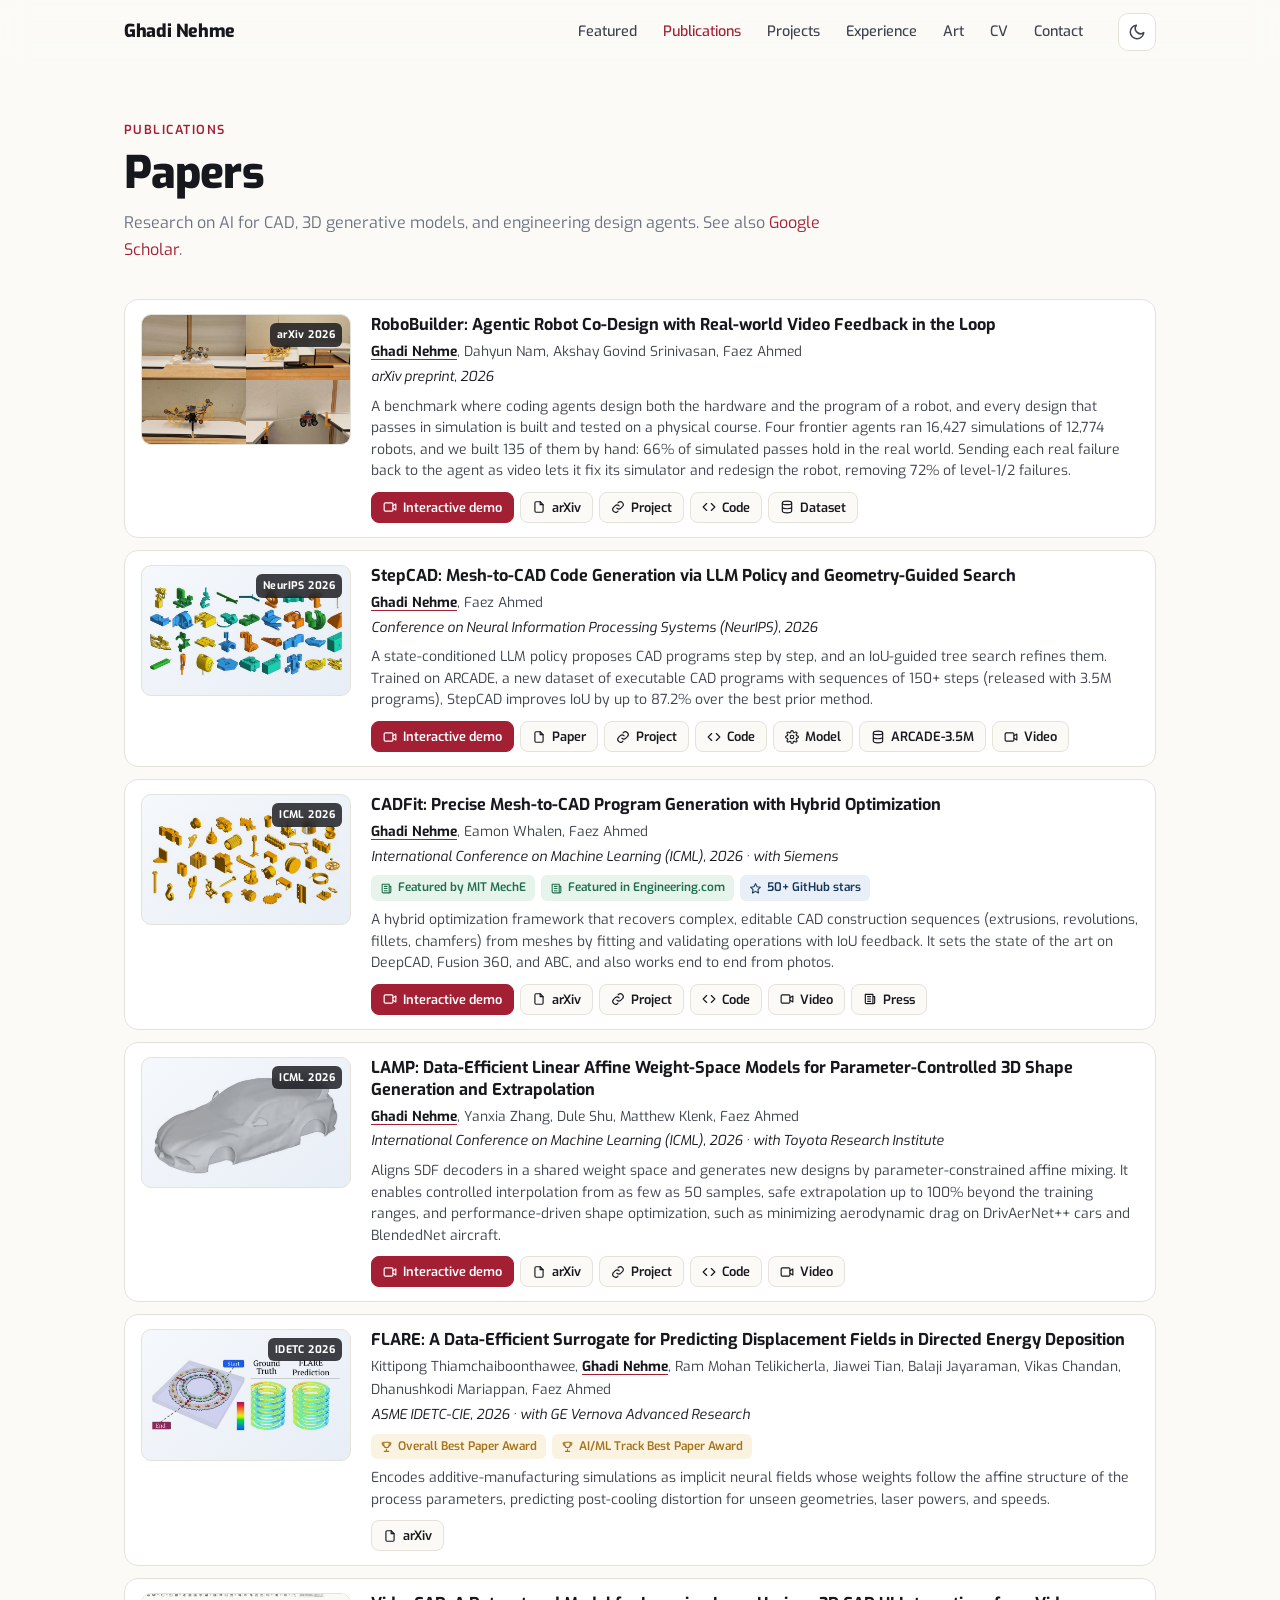
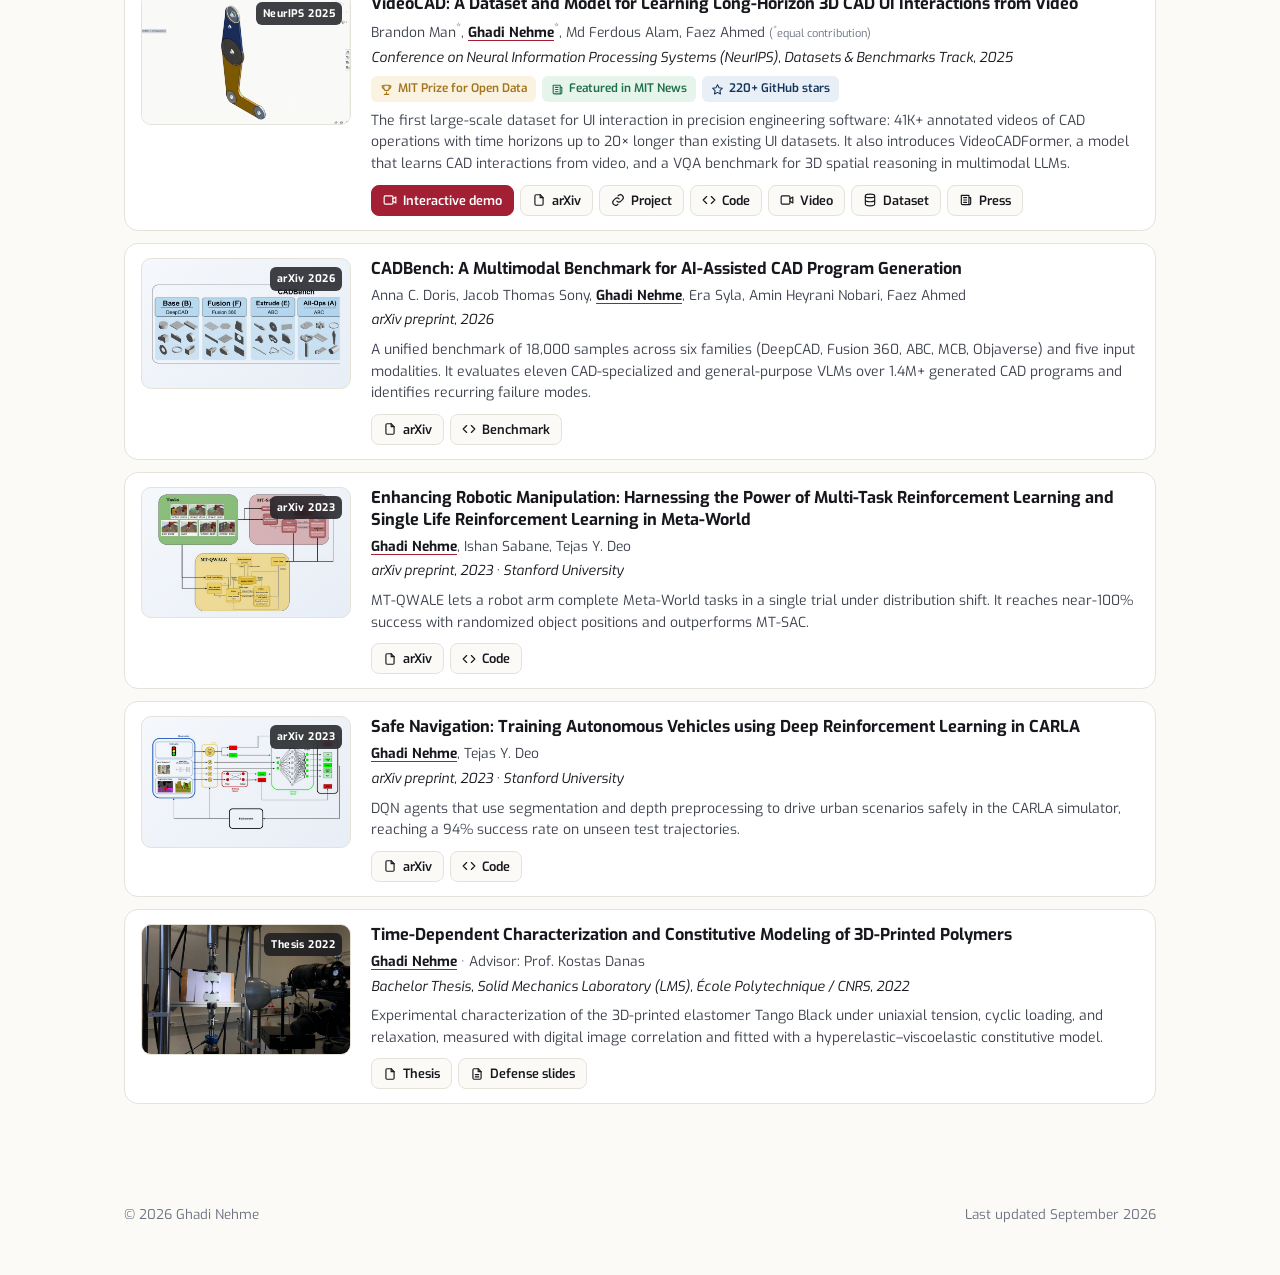
<file: publications.html>
<!DOCTYPE html>
<html lang="en">
<head>
  <meta charset="utf-8">
  <meta name="viewport" content="width=device-width, initial-scale=1">
  <title>Publications · Ghadi Nehme</title>
  <meta name="description" content="Publications by Ghadi Nehme (MIT): CADFit, LAMP, VideoCAD, FLARE, CADBench and more.">
  <meta name="author" content="Ghadi Nehme">
  <meta property="og:title" content="Ghadi Nehme · MIT · AI for engineering design">
  <meta property="og:description" content="MIT PhD student building AI for engineering design: StepCAD & VideoCAD (NeurIPS), CADFit & LAMP (ICML 2026), FLARE (IDETC 2026 Best Paper).">
  <meta property="og:type" content="website">
  <meta property="og:url" content="https://ghadinehme.com/">
  <meta name="twitter:card" content="summary_large_image">
  <meta property="og:image" content="https://ghadinehme.com/assets/img/og-2026.jpg">
  <meta property="og:image:width" content="1200">
  <meta property="og:image:height" content="630">
  <meta property="og:image:alt" content="Ghadi Nehme, PhD student at MIT: NeurIPS 2025 and 2026, ICML 2026, IDETC 2026 Best Paper">
  <meta name="twitter:title" content="Ghadi Nehme · MIT · AI for engineering design">
  <meta name="twitter:description" content="MIT PhD student building AI for engineering design: StepCAD & VideoCAD (NeurIPS), CADFit & LAMP (ICML 2026), FLARE (IDETC 2026 Best Paper).">
  <meta name="twitter:image" content="https://ghadinehme.com/assets/img/og-2026.jpg">
  <link rel="icon" href="assets/img/favicon.svg" type="image/svg+xml">
  <link rel="preconnect" href="https://fonts.googleapis.com">
  <link rel="preconnect" href="https://fonts.gstatic.com" crossorigin>
  <link href="https://fonts.googleapis.com/css2?family=Exo:ital,wght@0,400;0,500;0,600;0,700;0,800;1,400;1,500&display=swap" rel="stylesheet">
  <link rel="stylesheet" href="assets/css/style.css?v=21">

  <script>
    (function () {
      try {
        var t = localStorage.getItem('theme');
        if (!t) t = matchMedia('(prefers-color-scheme: dark)').matches ? 'dark' : 'light';
        document.documentElement.setAttribute('data-theme', t);
      } catch (e) {}
    })();
  </script>
  <script type="application/ld+json">
  {
    "@context": "https://schema.org",
    "@type": "Person",
    "name": "Ghadi Nehme",
    "jobTitle": "PhD Student",
    "affiliation": { "@type": "Organization", "name": "Massachusetts Institute of Technology" },
    "alumniOf": ["Stanford University", "École Polytechnique"],
    "email": "mailto:ghadi@mit.edu",
    "url": "https://ghadinehme.com/",
    "sameAs": [
      "https://scholar.google.com/citations?user=AfQYxYMAAAAJ",
      "https://github.com/ghadinehme",
      "https://www.linkedin.com/in/ghadi-nehme/"
    ]
  }
  </script>
  <link rel="canonical" href="https://ghadinehme.com/publications.html">
</head>
<body>
<a class="skip" href="#main">Skip to content</a>
<!-- SVG icon sprite -->
<svg width="0" height="0" style="position:absolute" aria-hidden="true">
  <defs>
    <symbol id="i-mail" viewBox="0 0 24 24" fill="none" stroke="currentColor" stroke-width="2" stroke-linecap="round" stroke-linejoin="round"><rect x="3" y="5" width="18" height="14" rx="2"/><path d="m3 7 9 6 9-6"/></symbol>
    <symbol id="i-file" viewBox="0 0 24 24" fill="none" stroke="currentColor" stroke-width="2" stroke-linecap="round" stroke-linejoin="round"><path d="M14 3H7a2 2 0 0 0-2 2v14a2 2 0 0 0 2 2h10a2 2 0 0 0 2-2V8z"/><path d="M14 3v5h5M9 13h6M9 17h6"/></symbol>
    <symbol id="i-scholar" viewBox="0 0 24 24" fill="currentColor"><path d="M12 3 1 9l11 6 9-4.91V17h2V9L12 3zm-6.18 9.72v3.8L12 20l6.18-3.48v-3.8L12 16.2l-6.18-3.48z"/></symbol>
    <symbol id="i-github" viewBox="0 0 24 24" fill="currentColor"><path d="M12 .5a11.5 11.5 0 0 0-3.64 22.41c.58.1.79-.25.79-.56v-2c-3.2.7-3.88-1.37-3.88-1.37-.52-1.33-1.28-1.69-1.28-1.69-1.05-.72.08-.7.08-.7 1.16.08 1.77 1.19 1.77 1.19 1.03 1.77 2.7 1.26 3.36.96.1-.75.4-1.26.73-1.55-2.55-.29-5.24-1.28-5.24-5.69 0-1.26.45-2.28 1.19-3.09-.12-.29-.52-1.46.11-3.05 0 0 .97-.31 3.17 1.18a11 11 0 0 1 5.77 0c2.2-1.49 3.17-1.18 3.17-1.18.63 1.59.23 2.76.11 3.05.74.81 1.19 1.83 1.19 3.09 0 4.42-2.7 5.39-5.26 5.68.41.36.78 1.06.78 2.14v3.17c0 .31.21.67.8.56A11.5 11.5 0 0 0 12 .5z"/></symbol>
    <symbol id="i-linkedin" viewBox="0 0 24 24" fill="currentColor"><path d="M20.45 20.45h-3.56v-5.57c0-1.33-.02-3.04-1.85-3.04-1.85 0-2.14 1.45-2.14 2.94v5.67H9.35V9h3.41v1.56h.05c.48-.9 1.64-1.85 3.37-1.85 3.6 0 4.27 2.37 4.27 5.46v6.28zM5.34 7.43a2.06 2.06 0 1 1 0-4.13 2.06 2.06 0 0 1 0 4.13zM7.12 20.45H3.56V9h3.56v11.45zM22.22 0H1.77C.79 0 0 .77 0 1.73v20.54C0 23.23.79 24 1.77 24h20.45c.98 0 1.78-.77 1.78-1.73V1.73C24 .77 23.2 0 22.22 0z"/></symbol>
    <symbol id="i-globe" viewBox="0 0 24 24" fill="none" stroke="currentColor" stroke-width="2" stroke-linecap="round"><circle cx="12" cy="12" r="9"/><path d="M3 12h18M12 3a14 14 0 0 1 0 18M12 3a14 14 0 0 0 0 18"/></symbol>
    <symbol id="i-pdf" viewBox="0 0 24 24" fill="none" stroke="currentColor" stroke-width="2" stroke-linecap="round" stroke-linejoin="round"><path d="M14 3H7a2 2 0 0 0-2 2v14a2 2 0 0 0 2 2h10a2 2 0 0 0 2-2V8z"/><path d="M14 3v5h5"/></symbol>
    <symbol id="i-code" viewBox="0 0 24 24" fill="none" stroke="currentColor" stroke-width="2" stroke-linecap="round" stroke-linejoin="round"><path d="m16 18 6-6-6-6M8 6l-6 6 6 6"/></symbol>
    <symbol id="i-web" viewBox="0 0 24 24" fill="none" stroke="currentColor" stroke-width="2" stroke-linecap="round" stroke-linejoin="round"><path d="M10 14a5 5 0 0 0 7 0l3-3a5 5 0 0 0-7-7l-1 1"/><path d="M14 10a5 5 0 0 0-7 0l-3 3a5 5 0 0 0 7 7l1-1"/></symbol>
    <symbol id="i-video" viewBox="0 0 24 24" fill="none" stroke="currentColor" stroke-width="2" stroke-linecap="round" stroke-linejoin="round"><rect x="2" y="5" width="15" height="14" rx="2"/><path d="m17 10 5-3v10l-5-3"/></symbol>
    <symbol id="i-quote" viewBox="0 0 24 24" fill="none" stroke="currentColor" stroke-width="2" stroke-linecap="round" stroke-linejoin="round"><path d="M4 7h6v6H6a2 2 0 0 1-2-2zM4 13c0 2 1 4 4 4M14 7h6v6h-4a2 2 0 0 1-2-2zM14 13c0 2 1 4 4 4"/></symbol>
    <symbol id="i-data" viewBox="0 0 24 24" fill="none" stroke="currentColor" stroke-width="2"><ellipse cx="12" cy="5" rx="8" ry="3"/><path d="M4 5v14c0 1.66 3.58 3 8 3s8-1.34 8-3V5M4 12c0 1.66 3.58 3 8 3s8-1.34 8-3"/></symbol>
    <symbol id="i-news" viewBox="0 0 24 24" fill="none" stroke="currentColor" stroke-width="2" stroke-linecap="round" stroke-linejoin="round"><path d="M4 4h13v16H6a2 2 0 0 1-2-2zM17 8h3v10a2 2 0 0 1-2 2"/><path d="M8 8h5M8 12h5M8 16h5"/></symbol>
    <symbol id="i-trophy" viewBox="0 0 24 24" fill="none" stroke="currentColor" stroke-width="2" stroke-linecap="round" stroke-linejoin="round"><path d="M8 21h8M12 17v4M7 4h10v5a5 5 0 0 1-10 0z"/><path d="M17 5h3v2a3 3 0 0 1-3 3M7 5H4v2a3 3 0 0 0 3 3"/></symbol>
    <symbol id="i-medal" viewBox="0 0 24 24" fill="none" stroke="currentColor" stroke-width="2" stroke-linecap="round" stroke-linejoin="round"><circle cx="12" cy="15" r="6"/><path d="M8.5 10.2 5 3h4l3 6M15.5 10.2 19 3h-4l-2 4"/><path d="m12 12.5.9 1.8 2 .3-1.45 1.4.35 2-1.8-.95-1.8.95.35-2-1.45-1.4 2-.3z"/></symbol>
    <symbol id="i-star" viewBox="0 0 24 24" fill="none" stroke="currentColor" stroke-width="2" stroke-linejoin="round"><path d="m12 3 2.8 5.7 6.2.9-4.5 4.4 1 6.2L12 17.3 6.5 20.2l1-6.2L3 9.6l6.2-.9z"/></symbol>
    <symbol id="i-cap" viewBox="0 0 24 24" fill="none" stroke="currentColor" stroke-width="2" stroke-linecap="round" stroke-linejoin="round"><path d="M22 9 12 4 2 9l10 5 10-5z"/><path d="M6 11v5c3 2 9 2 12 0v-5"/></symbol>
    <symbol id="i-gear" viewBox="0 0 24 24" fill="none" stroke="currentColor" stroke-width="2" stroke-linecap="round" stroke-linejoin="round"><circle cx="12" cy="12" r="3"/><path d="M19.4 15a1.7 1.7 0 0 0 .3 1.8l.1.1a2 2 0 1 1-2.8 2.8l-.1-.1a1.7 1.7 0 0 0-1.8-.3 1.7 1.7 0 0 0-1 1.5V21a2 2 0 1 1-4 0v-.1a1.7 1.7 0 0 0-1.1-1.5 1.7 1.7 0 0 0-1.8.3l-.1.1a2 2 0 1 1-2.8-2.8l.1-.1a1.7 1.7 0 0 0 .3-1.8 1.7 1.7 0 0 0-1.5-1H3a2 2 0 1 1 0-4h.1a1.7 1.7 0 0 0 1.5-1.1 1.7 1.7 0 0 0-.3-1.8l-.1-.1a2 2 0 1 1 2.8-2.8l.1.1a1.7 1.7 0 0 0 1.8.3H9a1.7 1.7 0 0 0 1-1.5V3a2 2 0 1 1 4 0v.1a1.7 1.7 0 0 0 1 1.5 1.7 1.7 0 0 0 1.8-.3l.1-.1a2 2 0 1 1 2.8 2.8l-.1.1a1.7 1.7 0 0 0-.3 1.8V9a1.7 1.7 0 0 0 1.5 1H21a2 2 0 1 1 0 4h-.1a1.7 1.7 0 0 0-1.5 1z"/></symbol>
    <symbol id="i-arrow" viewBox="0 0 24 24" fill="none" stroke="currentColor" stroke-width="2" stroke-linecap="round" stroke-linejoin="round"><path d="M7 17 17 7M8 7h9v9"/></symbol>
    <symbol id="i-up" viewBox="0 0 24 24" fill="none" stroke="currentColor" stroke-width="2" stroke-linecap="round" stroke-linejoin="round"><path d="m6 15 6-6 6 6"/></symbol>
    <symbol id="i-copy" viewBox="0 0 24 24" fill="none" stroke="currentColor" stroke-width="2" stroke-linecap="round" stroke-linejoin="round"><rect x="9" y="9" width="12" height="12" rx="2"/><path d="M5 15H4a1 1 0 0 1-1-1V4a1 1 0 0 1 1-1h10a1 1 0 0 1 1 1v1"/></symbol>
  </defs>
</svg>

<!-- ======================= NAV ======================= -->
<header class="nav" id="top">
  <div class="wrap">
    <a class="brand" href="index.html">Ghadi Nehme</a>
    <button class="icon-btn menu-btn" id="menuBtn" aria-label="Open menu" aria-expanded="false">
      <svg viewBox="0 0 24 24" fill="none" stroke="currentColor" stroke-width="2" stroke-linecap="round"><path d="M4 7h16M4 12h16M4 17h16"/></svg>
    </button>
    <ul class="nav-links" id="navLinks">
      <li><a href="index.html#research">Featured</a></li>
      <li><a href="publications.html" aria-current="page" class="active">Publications</a></li>
      <li><a href="projects.html">Projects</a></li>
      <li><a href="experience.html">Experience</a></li>
      <li><a href="art.html">Art</a></li>
      <li><a href="assets/Ghadi_Nehme_CV.pdf" target="_blank" rel="noopener">CV</a></li>
      <li><a href="index.html#contact">Contact</a></li>
    </ul>
    <button class="icon-btn theme-btn" id="themeBtn" aria-label="Toggle dark mode">
      <svg class="moon" viewBox="0 0 24 24" fill="none" stroke="currentColor" stroke-width="2" stroke-linecap="round" stroke-linejoin="round"><path d="M21 12.8A9 9 0 1 1 11.2 3a7 7 0 0 0 9.8 9.8z"/></svg>
      <svg class="sun" viewBox="0 0 24 24" fill="none" stroke="currentColor" stroke-width="2" stroke-linecap="round"><circle cx="12" cy="12" r="4"/><path d="M12 2v2M12 20v2M4.9 4.9l1.4 1.4M17.7 17.7l1.4 1.4M2 12h2M20 12h2M4.9 19.1l1.4-1.4M17.7 6.3l1.4-1.4"/></svg>
    </button>
  </div>
</header>

<main id="main">
<section class="page-hero">
  <div class="wrap">
    <span class="sec-num">PUBLICATIONS</span>
    <h1>Papers</h1>
    <p>Research on AI for CAD, 3D generative models, and engineering design agents. See also <a href="https://scholar.google.com/citations?user=AfQYxYMAAAAJ&amp;hl=en" target="_blank" rel="noopener">Google Scholar</a>.</p>
  </div>
</section>

<!-- ======================= PUBLICATIONS ======================= -->
<section class="block" id="publications">
  <div class="wrap">
    <div class="pubs">

      <!-- RoboBuilder -->
      <article class="pub reveal" id="pub-robobuilder" data-tags="first preprint">
        <a class="thumb photo" href="https://ghadinehme.com/robobuilder.github.io/" target="_blank" rel="noopener">
          <span class="venue-badge">arXiv 2026</span>
          <img src="assets/img/pubs/t_robobuilder.jpg" alt="Robots designed by coding agents and built by hand, crossing bumps, steps, a wall and a rope" loading="lazy" width="800" height="500">
        </a>
        <div>
          <h3><a href="https://ghadinehme.com/robobuilder.github.io/" target="_blank" rel="noopener">RoboBuilder: Agentic Robot Co-Design with Real-world Video Feedback in the Loop</a></h3>
          <div class="authors"><span class="me">Ghadi Nehme</span>, Dahyun Nam, Akshay Govind Srinivasan, Faez Ahmed</div>
          <div class="venue">arXiv preprint, 2026</div>
          <p class="tldr">A benchmark where coding agents design both the hardware and the program of a robot, and every design that passes in simulation is built and tested on a physical course. Four frontier agents ran 16,427 simulations of 12,774 robots, and we built 135 of them by hand: 66% of simulated passes hold in the real world. Sending each real failure back to the agent as video lets it fix its simulator and redesign the robot, removing 72% of level-1/2 failures.</p>
          <div class="pub-links">
            <a class="btn demo" href="index.html#robobuilder"><svg><use href="#i-video"/></svg>Interactive demo</a>
            <a class="btn" href="https://arxiv.org/abs/2611.23855" target="_blank" rel="noopener"><svg><use href="#i-pdf"/></svg>arXiv</a>
            <a class="btn" href="https://ghadinehme.com/robobuilder.github.io/" target="_blank" rel="noopener"><svg><use href="#i-web"/></svg>Project</a>
            <a class="btn" href="https://github.com/ghadinehme/RoboBuilder" target="_blank" rel="noopener"><svg><use href="#i-code"/></svg>Code</a>
            <a class="btn" href="https://huggingface.co/datasets/DeCoDELab/RoboBuilder" target="_blank" rel="noopener"><svg><use href="#i-data"/></svg>Dataset</a>
          </div>
        </div>
      </article>

      <!-- StepCAD -->
      <article class="pub reveal" id="pub-stepcad" data-tags="first conference">
        <a class="thumb fig" href="https://ghadinehme.com/stepcad.github.io/" target="_blank" rel="noopener">
          <span class="venue-badge">NeurIPS 2026</span>
          <img src="assets/img/pubs/t_stepcad.jpg" alt="Samples from the ARCADE dataset" loading="lazy" width="800" height="500">
        </a>
        <div>
          <h3><a href="https://ghadinehme.com/stepcad.github.io/" target="_blank" rel="noopener">StepCAD: Mesh-to-CAD Code Generation via LLM Policy and Geometry-Guided Search</a></h3>
          <div class="authors"><span class="me">Ghadi Nehme</span>, Faez Ahmed</div>
          <div class="venue">Conference on Neural Information Processing Systems (NeurIPS), 2026</div>
          <p class="tldr">A state-conditioned LLM policy proposes CAD programs step by step, and an IoU-guided tree search refines them. Trained on ARCADE, a new dataset of executable CAD programs with sequences of 150+ steps (released with 3.5M programs), StepCAD improves IoU by up to 87.2% over the best prior method.</p>
          <div class="pub-links">
            <a class="btn demo" href="index.html#stepcad"><svg><use href="#i-video"/></svg>Interactive demo</a>
            <a class="btn" href="assets/papers/stepcad_neurips2026.pdf" target="_blank" rel="noopener"><svg><use href="#i-pdf"/></svg>Paper</a>
            <a class="btn" href="https://ghadinehme.com/stepcad.github.io/" target="_blank" rel="noopener"><svg><use href="#i-web"/></svg>Project</a>
            <a class="btn" href="https://github.com/ghadinehme/StepCAD" target="_blank" rel="noopener"><svg><use href="#i-code"/></svg>Code</a>
            <a class="btn" href="https://huggingface.co/DeCoDELab/StepCAD" target="_blank" rel="noopener"><svg><use href="#i-gear"/></svg>Model</a>
            <a class="btn" href="https://huggingface.co/datasets/DeCoDELab/ARCADE" target="_blank" rel="noopener"><svg><use href="#i-data"/></svg>ARCADE-3.5M</a>
            <a class="btn" href="https://www.youtube.com/watch?v=AdfTSnQpQqs" target="_blank" rel="noopener"><svg><use href="#i-video"/></svg>Video</a>
          </div>
        </div>
      </article>

      <!-- CADFit -->
      <article class="pub reveal" id="pub-cadfit" data-tags="first conference">
        <a class="thumb fig" href="https://ghadinehme.com/cadfit.github.io/" target="_blank" rel="noopener">
          <span class="venue-badge">ICML 2026</span>
          <img src="assets/img/pubs/t_cadfit.jpg" alt="CADFit teaser" loading="lazy" width="800" height="500">
        </a>
        <div>
          <h3><a href="https://ghadinehme.com/cadfit.github.io/" target="_blank" rel="noopener">CADFit: Precise Mesh-to-CAD Program Generation with Hybrid Optimization</a></h3>
          <div class="authors"><span class="me">Ghadi Nehme</span>, Eamon Whalen, Faez Ahmed</div>
          <div class="venue">International Conference on Machine Learning (ICML), 2026 · with Siemens</div>
          <div class="badges">
            <a class="badge press" href="https://meche.mit.edu/news-media/ai-guided-optimization-tool-makes-product-design-faster-and-more-accessible" target="_blank" rel="noopener"><svg width="13" height="13"><use href="#i-news"/></svg>Featured by MIT MechE</a>
            <a class="badge press" href="https://www.engineering.com/more-mesh-to-cad-and-a-full-stack-of-agentic-eda-news/" target="_blank" rel="noopener"><svg width="13" height="13"><use href="#i-news"/></svg>Featured in Engineering.com</a>
            <span class="badge conf"><svg width="13" height="13"><use href="#i-star"/></svg>50+ GitHub stars</span>
          </div>
          <p class="tldr">A hybrid optimization framework that recovers complex, editable CAD construction sequences (extrusions, revolutions, fillets, chamfers) from meshes by fitting and validating operations with IoU feedback. It sets the state of the art on DeepCAD, Fusion 360, and ABC, and also works end to end from photos.</p>
          <div class="pub-links">
            <a class="btn demo" href="index.html#cadfit"><svg><use href="#i-video"/></svg>Interactive demo</a>
            <a class="btn" href="https://arxiv.org/abs/2605.01171" target="_blank" rel="noopener"><svg><use href="#i-pdf"/></svg>arXiv</a>
            <a class="btn" href="https://ghadinehme.com/cadfit.github.io/" target="_blank" rel="noopener"><svg><use href="#i-web"/></svg>Project</a>
            <a class="btn" href="https://github.com/ghadinehme/CADFit" target="_blank" rel="noopener"><svg><use href="#i-code"/></svg>Code</a>
            <a class="btn" href="https://www.youtube.com/watch?v=YBYm-moWSEs" target="_blank" rel="noopener"><svg><use href="#i-video"/></svg>Video</a>
            <a class="btn" href="https://meche.mit.edu/news-media/ai-guided-optimization-tool-makes-product-design-faster-and-more-accessible" target="_blank" rel="noopener"><svg><use href="#i-news"/></svg>Press</a>
          </div>
        </div>
      </article>

      <!-- LAMP -->
      <article class="pub reveal" id="pub-lamp" data-tags="first conference">
        <a class="thumb fig" href="https://ghadinehme.com/lamp.github.io/" target="_blank" rel="noopener">
          <span class="venue-badge">ICML 2026</span>
          <img src="assets/img/pubs/t_lamp.jpg" alt="LAMP teaser" loading="lazy" width="800" height="500">
        </a>
        <div>
          <h3><a href="https://ghadinehme.com/lamp.github.io/" target="_blank" rel="noopener">LAMP: Data-Efficient Linear Affine Weight-Space Models for Parameter-Controlled 3D Shape Generation and Extrapolation</a></h3>
          <div class="authors"><span class="me">Ghadi Nehme</span>, Yanxia Zhang, Dule Shu, Matthew Klenk, Faez Ahmed</div>
          <div class="venue">International Conference on Machine Learning (ICML), 2026 · with Toyota Research Institute</div>
          <p class="tldr">Aligns SDF decoders in a shared weight space and generates new designs by parameter-constrained affine mixing. It enables controlled interpolation from as few as 50 samples, safe extrapolation up to 100% beyond the training ranges, and performance-driven shape optimization, such as minimizing aerodynamic drag on DrivAerNet++ cars and BlendedNet aircraft.</p>
          <div class="pub-links">
            <a class="btn demo" href="index.html#lamp"><svg><use href="#i-video"/></svg>Interactive demo</a>
            <a class="btn" href="https://arxiv.org/abs/2510.22491" target="_blank" rel="noopener"><svg><use href="#i-pdf"/></svg>arXiv</a>
            <a class="btn" href="https://ghadinehme.com/lamp.github.io/" target="_blank" rel="noopener"><svg><use href="#i-web"/></svg>Project</a>
            <a class="btn" href="https://github.com/ghadinehme/LAMP" target="_blank" rel="noopener"><svg><use href="#i-code"/></svg>Code</a>
            <a class="btn" href="https://www.youtube.com/watch?v=DiuyUY8uyp4" target="_blank" rel="noopener"><svg><use href="#i-video"/></svg>Video</a>
          </div>
        </div>
      </article>

      <!-- FLARE -->
      <article class="pub reveal" id="pub-flare" data-tags="conference">
        <a class="thumb fig" href="https://arxiv.org/abs/2604.16649" target="_blank" rel="noopener">
          <span class="venue-badge">IDETC 2026</span>
          <img src="assets/img/pubs/t_flare.jpg" alt="FLARE displacement field predictions" loading="lazy" width="800" height="500">
        </a>
        <div>
          <h3><a href="https://arxiv.org/abs/2604.16649" target="_blank" rel="noopener">FLARE: A Data-Efficient Surrogate for Predicting Displacement Fields in Directed Energy Deposition</a></h3>
          <div class="authors">Kittipong Thiamchaiboonthawee, <span class="me">Ghadi Nehme</span>, Ram Mohan Telikicherla, Jiawei Tian, Balaji Jayaraman, Vikas Chandan, Dhanushkodi Mariappan, Faez Ahmed</div>
          <div class="venue">ASME IDETC-CIE, 2026 · with GE Vernova Advanced Research</div>
          <div class="badges">
            <span class="badge prize"><svg width="13" height="13"><use href="#i-trophy"/></svg>Overall Best Paper Award</span>
            <span class="badge prize"><svg width="13" height="13"><use href="#i-trophy"/></svg>AI/ML Track Best Paper Award</span>
          </div>
          <p class="tldr">Encodes additive-manufacturing simulations as implicit neural fields whose weights follow the affine structure of the process parameters, predicting post-cooling distortion for unseen geometries, laser powers, and speeds.</p>
          <div class="pub-links">
            <a class="btn" href="https://arxiv.org/abs/2604.16649" target="_blank" rel="noopener"><svg><use href="#i-pdf"/></svg>arXiv</a>
          </div>
        </div>
      </article>

      <!-- VideoCAD -->
      <article class="pub reveal" id="pub-videocad" data-tags="first conference">
        <a class="thumb photo" href="https://ghadinehme.com/videocad.github.io/" target="_blank" rel="noopener">
          <span class="venue-badge">NeurIPS 2025</span>
          <img src="assets/img/pubs/t_videocad.jpg" alt="VideoCAD overview" loading="lazy" width="800" height="500">
        </a>
        <div>
          <h3><a href="https://ghadinehme.com/videocad.github.io/" target="_blank" rel="noopener">VideoCAD: A Dataset and Model for Learning Long-Horizon 3D CAD UI Interactions from Video</a></h3>
          <div class="authors">Brandon Man<sup>*</sup>, <span class="me">Ghadi Nehme</span><sup>*</sup>, Md Ferdous Alam, Faez Ahmed <span class="eq-note">(<sup>*</sup>equal contribution)</span></div>
          <div class="venue">Conference on Neural Information Processing Systems (NeurIPS), Datasets &amp; Benchmarks Track, 2025</div>
          <div class="badges">
            <span class="badge prize"><svg width="13" height="13"><use href="#i-trophy"/></svg>MIT Prize for Open Data</span>
            <a class="badge press" href="https://news.mit.edu/2025/new-ai-agent-learns-use-cad-create-3d-objects-sketches-1119" target="_blank" rel="noopener"><svg width="13" height="13"><use href="#i-news"/></svg>Featured in MIT News</a>
            <span class="badge conf"><svg width="13" height="13"><use href="#i-star"/></svg>220+ GitHub stars</span>
          </div>
          <p class="tldr">The first large-scale dataset for UI interaction in precision engineering software: 41K+ annotated videos of CAD operations with time horizons up to 20× longer than existing UI datasets. It also introduces VideoCADFormer, a model that learns CAD interactions from video, and a VQA benchmark for 3D spatial reasoning in multimodal LLMs.</p>
          <div class="pub-links">
            <a class="btn demo" href="index.html#videocad"><svg><use href="#i-video"/></svg>Interactive demo</a>
            <a class="btn" href="https://arxiv.org/abs/2505.24838" target="_blank" rel="noopener"><svg><use href="#i-pdf"/></svg>arXiv</a>
            <a class="btn" href="https://ghadinehme.com/videocad.github.io/" target="_blank" rel="noopener"><svg><use href="#i-web"/></svg>Project</a>
            <a class="btn" href="https://github.com/ghadinehme/VideoCAD" target="_blank" rel="noopener"><svg><use href="#i-code"/></svg>Code</a>
            <a class="btn" href="https://www.youtube.com/watch?v=1C6KqY-3Okw" target="_blank" rel="noopener"><svg><use href="#i-video"/></svg>Video</a>
            <a class="btn" href="https://dataverse.harvard.edu/dataset.xhtml?persistentId=doi:10.7910/DVN/WX8PCK" target="_blank" rel="noopener"><svg><use href="#i-data"/></svg>Dataset</a>
            <a class="btn" href="https://news.mit.edu/2025/new-ai-agent-learns-use-cad-create-3d-objects-sketches-1119" target="_blank" rel="noopener"><svg><use href="#i-news"/></svg>Press</a>
          </div>
        </div>
      </article>

      <!-- CADBench -->
      <article class="pub reveal" id="pub-cadbench" data-tags="preprint">
        <a class="thumb fig" href="https://arxiv.org/abs/2605.10873" target="_blank" rel="noopener">
          <span class="venue-badge">arXiv 2026</span>
          <img src="assets/img/pubs/t_cadbench.jpg" alt="CADBench benchmark families" loading="lazy" width="800" height="500">
        </a>
        <div>
          <h3><a href="https://arxiv.org/abs/2605.10873" target="_blank" rel="noopener">CADBench: A Multimodal Benchmark for AI-Assisted CAD Program Generation</a></h3>
          <div class="authors">Anna C. Doris, Jacob Thomas Sony, <span class="me">Ghadi Nehme</span>, Era Syla, Amin Heyrani Nobari, Faez Ahmed</div>
          <div class="venue">arXiv preprint, 2026</div>
          <p class="tldr">A unified benchmark of 18,000 samples across six families (DeepCAD, Fusion 360, ABC, MCB, Objaverse) and five input modalities. It evaluates eleven CAD-specialized and general-purpose VLMs over 1.4M+ generated CAD programs and identifies recurring failure modes.</p>
          <div class="pub-links">
            <a class="btn" href="https://arxiv.org/abs/2605.10873" target="_blank" rel="noopener"><svg><use href="#i-pdf"/></svg>arXiv</a>
            <a class="btn" href="https://github.com/anniedoris/CADBench" target="_blank" rel="noopener"><svg><use href="#i-code"/></svg>Benchmark</a>
          </div>
        </div>
      </article>


      <!-- Meta-World RL -->
      <article class="pub reveal" id="pub-metaworld" data-tags="first preprint">
        <a class="thumb fig" href="https://arxiv.org/abs/2311.12854" target="_blank" rel="noopener">
          <span class="venue-badge">arXiv 2023</span>
          <img src="assets/img/pubs/t_metaworld.jpg" alt="MT-QWALE architecture" loading="lazy" width="800" height="500">
        </a>
        <div>
          <h3><a href="https://arxiv.org/abs/2311.12854" target="_blank" rel="noopener">Enhancing Robotic Manipulation: Harnessing the Power of Multi-Task Reinforcement Learning and Single Life Reinforcement Learning in Meta-World</a></h3>
          <div class="authors"><span class="me">Ghadi Nehme</span>, Ishan Sabane, Tejas Y. Deo</div>
          <div class="venue">arXiv preprint, 2023 · Stanford University</div>
          <p class="tldr">MT-QWALE lets a robot arm complete Meta-World tasks in a single trial under distribution shift. It reaches near-100% success with randomized object positions and outperforms MT-SAC.</p>
          <div class="pub-links">
            <a class="btn" href="https://arxiv.org/abs/2311.12854" target="_blank" rel="noopener"><svg><use href="#i-pdf"/></svg>arXiv</a>
            <a class="btn" href="https://github.com/ghadinehme/Enhancing-Robotic-Manipulaiton-Harnessing-the-power-of-Multitask-RL-and-Single-RL-in-Metaworld" target="_blank" rel="noopener"><svg><use href="#i-code"/></svg>Code</a>
          </div>
        </div>
      </article>

      <!-- CARLA -->
      <article class="pub reveal" id="pub-carla" data-tags="first preprint">
        <a class="thumb fig" href="https://arxiv.org/abs/2311.10735" target="_blank" rel="noopener">
          <span class="venue-badge">arXiv 2023</span>
          <img src="assets/img/pubs/t_carla.jpg" alt="Safe navigation DQN architecture" loading="lazy" width="800" height="500">
        </a>
        <div>
          <h3><a href="https://arxiv.org/abs/2311.10735" target="_blank" rel="noopener">Safe Navigation: Training Autonomous Vehicles using Deep Reinforcement Learning in CARLA</a></h3>
          <div class="authors"><span class="me">Ghadi Nehme</span>, Tejas Y. Deo</div>
          <div class="venue">arXiv preprint, 2023 · Stanford University</div>
          <p class="tldr">DQN agents that use segmentation and depth preprocessing to drive urban scenarios safely in the CARLA simulator, reaching a 94% success rate on unseen test trajectories.</p>
          <div class="pub-links">
            <a class="btn" href="https://arxiv.org/abs/2311.10735" target="_blank" rel="noopener"><svg><use href="#i-pdf"/></svg>arXiv</a>
            <a class="btn" href="https://github.com/ghadinehme/Safe-Navigation-Training-Autonomous-Vehicles-using-Deep-Reinforcement-Learning-in-CARLA" target="_blank" rel="noopener"><svg><use href="#i-code"/></svg>Code</a>
          </div>
        </div>
      </article>

      <!-- Bachelor thesis -->
      <article class="pub reveal" id="pub-thesis" data-tags="first">
        <a class="thumb photo" href="assets/reports/bachelor-thesis-tango-black-report.pdf" target="_blank" rel="noopener">
          <span class="venue-badge">Thesis 2022</span>
          <img src="assets/img/pubs/t_thesis.jpg" alt="Tensile testing setup for Tango Black" loading="lazy" width="800" height="500">
        </a>
        <div>
          <h3><a href="assets/reports/bachelor-thesis-tango-black-report.pdf" target="_blank" rel="noopener">Time-Dependent Characterization and Constitutive Modeling of 3D-Printed Polymers</a></h3>
          <div class="authors"><span class="me">Ghadi Nehme</span> · Advisor: Prof. Kostas Danas</div>
          <div class="venue">Bachelor Thesis, Solid Mechanics Laboratory (LMS), École Polytechnique / CNRS, 2022</div>
          <p class="tldr">Experimental characterization of the 3D-printed elastomer Tango Black under uniaxial tension, cyclic loading, and relaxation, measured with digital image correlation and fitted with a hyperelastic–viscoelastic constitutive model.</p>
          <div class="pub-links">
            <a class="btn" href="assets/reports/bachelor-thesis-tango-black-report.pdf" target="_blank" rel="noopener"><svg><use href="#i-pdf"/></svg>Thesis</a>
            <a class="btn" href="assets/reports/bachelor-thesis-tango-black-defense.pdf" target="_blank" rel="noopener"><svg><use href="#i-file"/></svg>Defense slides</a>
          </div>
        </div>
      </article>

    </div>
  </div>
</section>

</main>

<footer>
  <div class="wrap">
    <span>© <span id="year">2026</span> Ghadi Nehme</span>
    <span>Last updated September 2026</span>
  </div>
</footer>

<button class="icon-btn to-top" id="toTop" aria-label="Back to top"><svg><use href="#i-up"/></svg></button>

<script src="assets/js/main.js?v=7"></script>
</body>
</html>
</file>
<file: assets/css/style.css>
/* ==========================================================================
   Ghadi Nehme — personal academic website
   ========================================================================== */

:root {
  --bg: #fbfaf7;
  --bg-alt: #f3f1ec;
  --surface: #ffffff;
  --ink: #16181d;
  --ink-2: #3d424d;
  --muted: #6b7280;
  --line: #e5e2da;
  --accent: #a31f34;          /* MIT red */
  --accent-soft: #fbeef0;
  --navy: #13345b;
  --navy-soft: #e9eff7;
  --gold: #a4731c;
  --gold-soft: #fbf3e1;
  --green: #1f6f4a;
  --green-soft: #e6f4ec;
  --shadow: 0 1px 2px rgba(16, 24, 40, .04), 0 4px 16px rgba(16, 24, 40, .06);
  --shadow-lg: 0 2px 4px rgba(16, 24, 40, .05), 0 16px 40px rgba(16, 24, 40, .10);
  --radius: 14px;
  --maxw: 1080px;
  --serif: var(--sans);   /* single typeface site-wide */
  --sans: "Exo", -apple-system, BlinkMacSystemFont, "Segoe UI", Roboto, sans-serif;
  --nav-h: 64px;
  color-scheme: light;
}

:root[data-theme="dark"] {
  --bg: #0f1115;
  --bg-alt: #151820;
  --surface: #181b23;
  --ink: #eef0f4;
  --ink-2: #c3c8d2;
  --muted: #8b93a3;
  --line: #2a2f3a;
  --accent: #ff6b7f;
  --accent-soft: #3a1c23;
  --navy: #8fb8ff;
  --navy-soft: #1a2638;
  --gold: #f0bf5a;
  --gold-soft: #332813;
  --green: #6fd3a0;
  --green-soft: #15291f;
  --shadow: 0 1px 2px rgba(0, 0, 0, .3), 0 4px 16px rgba(0, 0, 0, .25);
  --shadow-lg: 0 2px 4px rgba(0, 0, 0, .3), 0 16px 40px rgba(0, 0, 0, .4);
  color-scheme: dark;
}

* { box-sizing: border-box; }
html { scroll-behavior: smooth; scroll-padding-top: calc(var(--nav-h) + 16px); }
body {
  margin: 0;
  font: 16px/1.65 var(--sans);
  color: var(--ink-2);
  background: var(--bg);
  -webkit-font-smoothing: antialiased;
  transition: background .3s, color .3s;
}
img { max-width: 100%; display: block; }
a { color: var(--accent); text-decoration: none; }
a:hover { text-decoration: underline; text-underline-offset: 3px; }
h1, h2, h3, h4 { color: var(--ink); margin: 0; line-height: 1.2; }
p { margin: 0 0 1em; }
ul { margin: 0; padding-left: 1.2em; }
.wrap { max-width: var(--maxw); margin: 0 auto; padding-inline: 24px; }
.sr-only { position: absolute; width: 1px; height: 1px; overflow: hidden; clip: rect(0 0 0 0); }

/* ---------- Navigation ---------- */
.nav {
  position: sticky; top: 0; z-index: 50;
  height: var(--nav-h);
  background: color-mix(in srgb, var(--bg) 82%, transparent);
  backdrop-filter: saturate(160%) blur(14px);
  -webkit-backdrop-filter: saturate(160%) blur(14px);
  border-bottom: 1px solid transparent;
  transition: border-color .3s;
}
.nav.scrolled { border-bottom-color: var(--line); }
.nav .wrap { height: 100%; display: flex; align-items: center; gap: 24px; }
.brand { font-size: 1.12rem; font-weight: 800; color: var(--ink); letter-spacing: -.02em; }
.brand:hover { text-decoration: none; }
.nav-links { display: flex; gap: 4px; margin-left: auto; list-style: none; padding: 0; }
.nav-links a {
  display: block; padding: 6px 11px; border-radius: 8px;
  color: var(--ink-2); font-size: .9rem; font-weight: 500;
}
.nav-links a:hover { background: var(--bg-alt); text-decoration: none; color: var(--ink); }
.nav-links a.active { color: var(--accent); }
.icon-btn {
  width: 38px; height: 38px; border-radius: 10px; border: 1px solid var(--line);
  background: var(--surface); color: var(--ink-2); display: grid; place-items: center; cursor: pointer;
}
.icon-btn:hover { color: var(--ink); border-color: var(--muted); }
.icon-btn svg { width: 18px; height: 18px; }
.menu-btn { display: none; }
.theme-btn .sun { display: none; }
:root[data-theme="dark"] .theme-btn .sun { display: block; }
:root[data-theme="dark"] .theme-btn .moon { display: none; }

@media (max-width: 900px) {
  .menu-btn { display: grid; margin-left: auto; }
  .nav-links {
    position: absolute; top: var(--nav-h); left: 0; right: 0;
    flex-direction: column; gap: 0; padding: 8px 16px 16px;
    background: var(--bg); border-bottom: 1px solid var(--line);
    display: none;
  }
  .nav-links.open { display: flex; }
  .nav-links a { padding: 10px 12px; }
}

/* ---------- Hero ---------- */
.hero { padding: 64px 0 40px; position: relative; overflow: hidden; }

.hero-grid { display: grid; grid-template-columns: 280px 1fr; gap: 56px; align-items: start; position: relative; }
.portrait {
  width: 280px; aspect-ratio: 4 / 5; border-radius: 20px; overflow: hidden;
  box-shadow: var(--shadow-lg); background: var(--bg-alt); position: relative;
}
.portrait img { width: 100%; height: 100%; object-fit: cover; }
.portrait .initials {
  position: absolute; inset: 0; display: grid; place-items: center;
  font-size: 4rem; font-weight: 800; color: var(--accent);
  background: linear-gradient(135deg, var(--accent-soft), var(--navy-soft));
}
.hero-side { display: flex; flex-direction: column; gap: 18px; }
.eyebrow { font-size: .8rem; letter-spacing: .14em; text-transform: uppercase; color: var(--accent); font-weight: 600; }
.hero h1 { font-weight: 800; font-size: clamp(2.4rem, 4.6vw, 3.4rem); letter-spacing: -.035em; margin: 6px 0 8px; }
.hero .role { font-size: 1.1rem; color: var(--ink); margin-bottom: 18px; }
.hero .role a { color: inherit; border-bottom: 1px solid var(--line); }
.hero .role a:hover { border-color: var(--accent); text-decoration: none; }
.tagline { font-size: clamp(1.2rem, 2.1vw, 1.45rem); font-weight: 600; line-height: 1.3; color: var(--ink-2); margin: 0 0 14px; letter-spacing: -.015em; }
.bio p { font-size: 1.04rem; }
.bio .lede { font-size: 1.06rem; }
.more-bio { margin: 2px 0 18px; }
.more-bio summary {
  display: inline-flex; align-items: center; gap: 6px; cursor: pointer; list-style: none;
  font: 600 .88rem var(--sans); color: var(--accent); padding: 4px 0;
}
.more-bio summary::-webkit-details-marker { display: none; }
.more-bio summary::after { content: ""; width: 7px; height: 7px; border-right: 2px solid currentColor; border-bottom: 2px solid currentColor; transform: rotate(45deg) translateY(-2px); transition: transform .2s; }
.more-bio[open] summary::after { transform: rotate(-135deg) translateY(-1px); }
.more-bio[open] summary { margin-bottom: 10px; }
.more-bio p { font-size: .98rem; }
.bio strong { color: var(--ink); font-weight: 600; }
.links { display: flex; flex-wrap: wrap; gap: 8px; margin-top: 8px; }
.pill {
  display: inline-flex; align-items: center; gap: 7px;
  padding: 7px 13px; border-radius: 999px; border: 1px solid var(--line);
  background: var(--surface); color: var(--ink); font-size: .88rem; font-weight: 500;
  transition: transform .15s, border-color .15s, box-shadow .15s;
}
.pill:hover { text-decoration: none; border-color: var(--accent); transform: translateY(-1px); box-shadow: var(--shadow); }
.pill svg { width: 15px; height: 15px; }
.pill.primary { background: var(--ink); color: var(--bg); border-color: var(--ink); }
.pill.primary:hover { background: var(--accent); border-color: var(--accent); }
.interests { display: flex; flex-wrap: wrap; gap: 6px; }
.tag {
  font-size: .76rem; font-weight: 500; padding: 3px 10px; border-radius: 999px;
  background: var(--bg-alt); color: var(--ink-2); border: 1px solid var(--line);
}
.side-card { background: var(--surface); border: 1px solid var(--line); border-radius: var(--radius); padding: 16px 18px; font-size: .9rem; }
.side-card h4 { font-size: .72rem; letter-spacing: .12em; text-transform: uppercase; color: var(--muted); margin-bottom: 8px; font-weight: 600; }
.side-card .edu-mini { display: grid; gap: 9px; }
.side-card .edu-mini div { line-height: 1.35; }
.side-card .edu-mini b { color: var(--ink); font-weight: 600; }
.side-card .edu-mini span { color: var(--muted); font-size: .84rem; display: block; }
.side-card .edu-mini span.yr { font-size: .76rem; font-weight: 600; font-variant-numeric: tabular-nums; margin-top: 1px; }

.stats { display: grid; grid-template-columns: repeat(4, 1fr); gap: 12px; margin-top: 44px; }
.stat { background: var(--surface); border: 1px solid var(--line); border-radius: var(--radius); padding: 18px 20px; }
.stat b { display: block; font-size: 1.8rem; font-weight: 800; color: var(--ink); line-height: 1.1; letter-spacing: -.02em; }
.stat span { font-size: .84rem; color: var(--muted); }

@media (max-width: 860px) {
  .hero { padding-top: 36px; }
  .hero-grid { grid-template-columns: 1fr; gap: 28px; }
  .hero-side { flex-direction: row; align-items: flex-start; gap: 20px; }
  .portrait { width: 160px; flex: none; }
  .hero-side .side-card { flex: 1; }
  .stats { grid-template-columns: repeat(2, 1fr); }
}
@media (max-width: 520px) {
  .hero-side { flex-direction: column; }
  .portrait { width: 180px; }
}

/* ---------- Sections ---------- */
section.block { padding: 64px 0; }
section.block.alt { background: var(--bg-alt); border-block: 1px solid var(--line); }
.sec-head { display: flex; align-items: end; justify-content: space-between; gap: 16px; flex-wrap: wrap; margin-bottom: 28px; }
.sec-head h2 { font-weight: 800; font-size: 1.85rem; letter-spacing: -.03em; }
.sec-head p { margin: 6px 0 0; color: var(--muted); font-size: .95rem; }
.sec-num { font-family: var(--sans); font-size: .78rem; color: var(--accent); font-weight: 600; letter-spacing: .12em; display: block; margin-bottom: 6px; }

/* ---------- News ---------- */
.news { list-style: none; padding: 0; margin: 0; display: grid; gap: 0; }
.news li {
  display: grid; grid-template-columns: 76px 78px 1fr; gap: 12px; padding: 5px 12px;
  border-radius: 8px; font-size: .94rem; line-height: 1.5; align-items: baseline;
}
.news li:hover { background: var(--surface); }
.news time { font-size: .8rem; font-weight: 600; color: var(--muted); font-variant-numeric: tabular-nums; letter-spacing: .02em; }
.news .emoji { margin-right: 4px; }
.news li.hidden { display: none; }
.more-btn {
  margin-top: 12px; background: none; border: 1px solid var(--line); color: var(--ink-2);
  padding: 8px 14px; border-radius: 999px; font: 500 .85rem var(--sans); cursor: pointer;
}
.more-btn:hover { border-color: var(--accent); color: var(--accent); }
@media (max-width: 560px) { .news li { grid-template-columns: auto 1fr; gap: 4px 10px; } .news li > div { grid-column: 1 / -1; } }

/* ---------- Publications ---------- */
.filters { display: flex; flex-wrap: wrap; gap: 6px; }
.filter {
  font: 500 .84rem var(--sans); padding: 6px 13px; border-radius: 999px; cursor: pointer;
  border: 1px solid var(--line); background: var(--surface); color: var(--ink-2);
}
.filter:hover { border-color: var(--muted); }
.filter.active { background: var(--ink); color: var(--bg); border-color: var(--ink); }
.pubs { display: grid; gap: 12px; }
.pub {
  display: grid; grid-template-columns: 210px 1fr; gap: 20px; align-items: start;
  background: var(--surface); border: 1px solid var(--line); border-radius: var(--radius);
  padding: 14px 16px; transition: box-shadow .2s, border-color .2s;
}
.pub:hover { box-shadow: var(--shadow-lg); border-color: color-mix(in srgb, var(--accent) 30%, var(--line)); }
.pub.hidden { display: none; }
.pub .thumb {
  border-radius: 10px; overflow: hidden; background: #fff; border: 1px solid var(--line);
  aspect-ratio: 16 / 10; display: grid; place-items: center; position: relative;
}
.pub .thumb img { width: 100%; height: 100%; object-fit: contain; transition: transform .4s; }
.pub:hover .thumb img { transform: scale(1.03); }
.pub .thumb .venue-badge {
  position: absolute; left: 10px; top: 10px; background: rgba(22, 24, 29, .88); color: #fff; z-index: 1;
  font-size: .72rem; font-weight: 700; padding: 3px 8px; border-radius: 6px; letter-spacing: .04em;
}
.pub h3 { font-size: 1.02rem; line-height: 1.35; margin-bottom: 4px; font-weight: 700; }
.pub h3 a { color: var(--ink); }
.pub h3 a:hover { color: var(--accent); }
.authors { font-size: .86rem; margin-bottom: 2px; }
.authors .me { color: var(--ink); font-weight: 700; text-decoration: underline; text-decoration-color: var(--accent); text-underline-offset: 3px; }
.authors sup { color: var(--muted); }
.venue { font-size: .86rem; font-style: italic; color: var(--ink); margin-bottom: 8px; }
.badges { display: flex; flex-wrap: wrap; gap: 6px; margin-bottom: 8px; }
.badge { font-size: .74rem; font-weight: 600; padding: 3px 9px; border-radius: 6px; display: inline-flex; gap: 5px; align-items: center; }
.badge.prize { background: var(--gold-soft); color: var(--gold); }
.badge.conf { background: var(--navy-soft); color: var(--navy); }
.badge.review { background: var(--bg-alt); color: var(--muted); border: 1px dashed var(--line); }
.eq-note { font-size: .8em; color: var(--muted); white-space: nowrap; }
.badge.press { background: var(--green-soft); color: var(--green); }
.pub .tldr { font-size: .87rem; line-height: 1.55; margin-bottom: 10px; }
.pub-links { display: flex; flex-wrap: wrap; gap: 6px; }
.btn {
  display: inline-flex; align-items: center; gap: 6px; font: 600 .8rem var(--sans);
  padding: 6px 11px; border-radius: 8px; border: 1px solid var(--line); background: var(--bg);
  color: var(--ink); cursor: pointer; transition: all .15s;
}
.btn:hover { border-color: var(--accent); color: var(--accent); text-decoration: none; }
.btn.demo { background: var(--accent); border-color: var(--accent); color: #fff; }
.btn.demo:hover { filter: brightness(1.08); color: #fff; }
.btn svg { width: 14px; height: 14px; }
@media (max-width: 760px) { .pub { grid-template-columns: 1fr; gap: 12px; } .pub .thumb { max-width: 360px; } }

/* ---------- Projects ---------- */
.projects { display: grid; grid-template-columns: repeat(3, 1fr); gap: 18px; }
.project {
  background: var(--surface); border: 1px solid var(--line); border-radius: var(--radius);
  overflow: hidden; display: flex; flex-direction: column; transition: transform .2s, box-shadow .2s;
}
.project:hover { transform: translateY(-3px); box-shadow: var(--shadow-lg); }
.project .thumb { aspect-ratio: 16 / 10; background: var(--bg-alt); overflow: hidden; position: relative; }
.project .thumb img { width: 100%; height: 100%; object-fit: cover; transition: transform .4s; }
.project:hover .thumb img { transform: scale(1.04); }
.project .thumb .ph {
  position: absolute; inset: 0; display: grid; place-items: center;
  background: linear-gradient(135deg, var(--navy-soft), var(--accent-soft));
  color: var(--navy);
}
.project .thumb .ph svg { width: 44px; height: 44px; opacity: .75; }
.project .when {
  position: absolute; right: 10px; top: 10px; background: color-mix(in srgb, var(--surface) 90%, transparent);
  color: var(--ink); font-size: .72rem; font-weight: 600; padding: 3px 8px; border-radius: 6px;
}
.project .body { padding: 16px 18px 18px; display: flex; flex-direction: column; flex: 1; }
.project h3 { font-size: 1rem; margin-bottom: 4px; line-height: 1.35; }
.project .org { font-size: .8rem; color: var(--accent); font-weight: 600; margin-bottom: 8px; }
.project p { font-size: .88rem; margin-bottom: 12px; flex: 1; }
.project .tags { display: flex; flex-wrap: wrap; gap: 5px; margin-bottom: 12px; }
.project .tags .tag { font-size: .7rem; padding: 2px 8px; }
@media (max-width: 960px) { .projects { grid-template-columns: repeat(2, 1fr); } }
@media (max-width: 620px) { .projects { grid-template-columns: 1fr; } }

/* ---------- Experience timeline ---------- */
.timeline { position: relative; display: grid; gap: 14px; }
.timeline::before { content: ""; position: absolute; left: 29px; top: 12px; bottom: 12px; width: 2px; background: var(--line); }
.job { display: grid; grid-template-columns: 60px 1fr; gap: 18px; position: relative; }
.job .logo {
  width: 60px; height: 60px; border-radius: 16px; background: #fff; border: 1px solid var(--line);
  display: grid; place-items: center; z-index: 1; box-shadow: 0 0 0 5px var(--bg), var(--shadow);
}
section.alt .job .logo { box-shadow: 0 0 0 5px var(--bg-alt), var(--shadow); }
.job .logo img { width: 44px; height: 44px; object-fit: contain; }
.job .card { background: var(--surface); border: 1px solid var(--line); border-radius: var(--radius); padding: 16px 20px; transition: box-shadow .2s, transform .2s; }
.job:hover .card { box-shadow: var(--shadow-lg); transform: translateX(2px); }
.job .top { display: flex; justify-content: space-between; gap: 12px; flex-wrap: wrap; align-items: baseline; }
.job h3 { font-size: 1.02rem; }
.job .org { color: var(--accent); font-weight: 600; font-size: .9rem; }
.job .date { font-size: .8rem; color: var(--muted); font-weight: 600; font-variant-numeric: tabular-nums; white-space: nowrap; }
.job ul { margin-top: 8px; font-size: .9rem; }
.job li { margin-bottom: 3px; }
@media (max-width: 520px) {
  .job { grid-template-columns: 44px 1fr; gap: 12px; }
  .job .logo { width: 44px; height: 44px; border-radius: 12px; }
  .job .logo img { width: 32px; height: 32px; }
  .timeline::before { left: 21px; }
}

/* ---------- Affiliation logos (hero) ---------- */
.affil { margin-top: 22px; padding-top: 14px; border-top: 1px solid var(--line); }
.affil-label { display: block; font-size: .72rem; letter-spacing: .12em; text-transform: uppercase; color: var(--muted); font-weight: 600; margin-bottom: 10px; }
.affil-logos { display: flex; flex-wrap: wrap; gap: 8px; }
.affil-logos a {
  width: 40px; height: 40px; border-radius: 10px; background: #fff; border: 1px solid var(--line);
  display: grid; place-items: center; transition: transform .15s, box-shadow .15s;
}
.affil-logos a:hover { transform: translateY(-2px); box-shadow: var(--shadow); }
.affil-logos img { width: 28px; height: 28px; object-fit: contain; }

/* ---------- Education ---------- */
.edu { display: grid; grid-template-columns: repeat(3, 1fr); gap: 16px; }
.school { background: var(--surface); border: 1px solid var(--line); border-radius: var(--radius); padding: 22px; position: relative; overflow: hidden; }
.school::after { content: ""; position: absolute; left: 0; top: 0; right: 0; height: 4px; background: var(--c, var(--accent)); }
.school .yrs { font-size: .78rem; color: var(--muted); font-weight: 600; }
.school h3 { font-weight: 700; font-size: 1.12rem; letter-spacing: -.01em; margin: 6px 0 2px; }
.school-logo { width: 48px; height: 48px; object-fit: contain; background: #fff; border: 1px solid var(--line); border-radius: 12px; padding: 5px; margin: 10px 0 4px; }
.edu-extra .school { display: grid; grid-template-columns: 48px 1fr; column-gap: 14px; align-items: center; }
.edu-extra .school .school-logo { grid-row: 1 / span 3; margin: 0; }
.school .deg { color: var(--ink); font-weight: 600; font-size: .92rem; margin-bottom: 10px; }
.school ul { font-size: .86rem; padding-left: 1.1em; }
.edu-extra { margin-top: 14px; display: grid; grid-template-columns: 1fr 1fr; gap: 16px; }
.edu-extra .school { padding: 16px 22px; }
.edu-extra .school h3 { font-size: 1.02rem; }
@media (max-width: 860px) { .edu, .edu-extra { grid-template-columns: 1fr; } }

/* ---------- Awards ---------- */
.awards { display: grid; grid-template-columns: 1fr 1fr; gap: 12px; }
.award {
  display: grid; grid-template-columns: 42px 1fr; gap: 14px; align-items: start;
  background: var(--surface); border: 1px solid var(--line); border-radius: var(--radius); padding: 16px 18px;
}
.award .ico { width: 42px; height: 42px; border-radius: 10px; display: grid; place-items: center; background: var(--gold-soft); color: var(--gold); }
.award .ico svg { width: 20px; height: 20px; }
.award.major { border-color: color-mix(in srgb, var(--gold) 45%, var(--line)); }
.award h3 { font-size: .96rem; line-height: 1.35; }
.award p { font-size: .84rem; margin: 3px 0 0; color: var(--muted); }
.award .yr { font-weight: 700; color: var(--gold); font-size: .78rem; }
@media (max-width: 760px) { .awards { grid-template-columns: 1fr; } }

/* ---------- Teaching / leadership ---------- */
.two-col { display: grid; grid-template-columns: 1fr 1fr; gap: 16px; }
.mini {
  background: var(--surface); border: 1px solid var(--line); border-radius: var(--radius); padding: 18px 20px;
}
.mini h3 { font-size: .98rem; }
.mini .org { color: var(--accent); font-size: .86rem; font-weight: 600; }
.mini .date { color: var(--muted); font-size: .8rem; font-weight: 600; }
.mini p { font-size: .88rem; margin: 8px 0 0; }
.subhead { font-size: .76rem; letter-spacing: .14em; text-transform: uppercase; color: var(--muted); font-weight: 700; margin: 0 0 12px; }
@media (max-width: 760px) { .two-col { grid-template-columns: 1fr; } }

.skills { display: grid; grid-template-columns: 140px 1fr; gap: 10px 20px; font-size: .92rem; }
.skills dt { color: var(--ink); font-weight: 600; }
.skills dd { margin: 0; display: flex; flex-wrap: wrap; gap: 6px; }

/* ---------- Contact ---------- */
.contact {
  background: var(--ink); color: #d7dae1; border-radius: 22px; padding: 44px;
  display: grid; grid-template-columns: 1.2fr 1fr; gap: 36px; align-items: center;
  position: relative; overflow: hidden;
}
:root[data-theme="dark"] .contact { background: var(--surface); border: 1px solid var(--line); }

.contact h2 { color: #fff; font-weight: 800; font-size: 1.85rem; letter-spacing: -.03em; margin-bottom: 10px; }
.contact p { color: #b9bec9; }
.contact .email { font-size: 1.25rem; font-weight: 700; color: #fff; }
.contact-links { display: grid; gap: 8px; position: relative; }
.contact-links a {
  display: flex; align-items: center; gap: 12px; padding: 12px 16px; border-radius: 12px;
  background: rgba(255, 255, 255, .06); color: #fff; border: 1px solid rgba(255, 255, 255, .1);
  font-weight: 500; font-size: .94rem; transition: background .15s;
}
.contact-links a:hover { background: rgba(255, 255, 255, .12); text-decoration: none; }
.contact-links svg { width: 18px; height: 18px; opacity: .9; }
.contact-links .arrow { margin-left: auto; opacity: .5; }
@media (max-width: 760px) { .contact { grid-template-columns: 1fr; padding: 28px; } }

footer { padding: 36px 0 48px; font-size: .84rem; color: var(--muted); }
footer .wrap { display: flex; justify-content: space-between; gap: 12px; flex-wrap: wrap; }

/* ---------- Reveal animation ---------- */
.reveal { opacity: 0; transform: translateY(14px); transition: opacity .6s ease, transform .6s ease; }
.reveal.in { opacity: 1; transform: none; }
@media (prefers-reduced-motion: reduce) {
  html { scroll-behavior: auto; }
  .reveal { opacity: 1; transform: none; transition: none; }
  * { transition: none !important; }
}

.to-top {
  position: fixed; right: 20px; bottom: 20px; z-index: 40; opacity: 0; pointer-events: none;
  transition: opacity .3s;
}
.to-top.show { opacity: 1; pointer-events: auto; }
.edu-extra .school > *:not(.school-logo) { grid-column: 2; }
.edu-extra .school .school-logo { grid-column: 1; }

/* ---------- Research showcase ---------- */
.sc-tabs { display: flex; gap: 6px; padding: 4px; border-radius: 12px; background: var(--surface); border: 1px solid var(--line); }
.sc-tab { font: 600 .88rem var(--sans); padding: 8px 16px; border-radius: 9px; border: 0; background: transparent; color: var(--ink-2); cursor: pointer; }
.sc-tab:hover { color: var(--ink); }
.sc-tab.active { background: var(--ink); color: var(--bg); }
.sc-stage {
  display: grid; grid-template-columns: 1.55fr 1fr; height: 560px;
  border-radius: 20px; overflow: hidden; border: 1px solid #1f3350; color: #c9d6ea;
  background:
    linear-gradient(rgba(143,184,255,.06) 1px, transparent 1px) 0 0 / 24px 24px,
    linear-gradient(90deg, rgba(143,184,255,.06) 1px, transparent 1px) 0 0 / 24px 24px,
    radial-gradient(120% 90% at 30% 20%, #16263d 0%, #0b1422 70%);
  box-shadow: var(--shadow-lg);
}
.sc-stage[hidden] { display: none !important; }
.sc-view { position: relative; min-height: 480px; min-width: 0; }
.sc-view canvas { position: absolute; inset: 0; width: 100%; height: 100%; display: block; cursor: grab; touch-action: pan-y; }
.sc-view canvas:active { cursor: grabbing; }
.sc-hud { position: absolute; left: 16px; right: 16px; bottom: 14px; display: flex; justify-content: space-between; align-items: center; gap: 10px; pointer-events: none; flex-wrap: wrap; }
.sc-pill { display: inline-flex; align-items: center; gap: 8px; padding: 6px 12px; border-radius: 999px; background: rgba(8,14,24,.78); border: 1px solid rgba(143,184,255,.22); font: 600 .78rem var(--sans); color: #e6eefb; font-variant-numeric: tabular-nums; max-width: 100%; }
.sc-pill .dot { width: 7px; height: 7px; border-radius: 50%; background: #ff6b7f; animation: scPulse 1.6s ease-in-out infinite; flex: none; will-change: opacity; }
@keyframes scPulse { 50% { opacity: .35; } }
.sc-iou { padding: 6px 12px; border-radius: 999px; background: rgba(111,211,160,.14); border: 1px solid rgba(111,211,160,.35); color: #bff0d6; font: 600 .8rem var(--sans); font-variant-numeric: tabular-nums; }
.sc-iou b { color: #fff; }
.sc-side { overflow: hidden; padding: 22px 22px 18px; border-left: 1px solid rgba(143,184,255,.14); background: rgba(6,11,19,.35); display: flex; flex-direction: column; gap: 14px; min-width: 0; }
.sc-head .eyebrow { color: #ff8a9a; }
.sc-head p { margin: 6px 0 0; font-size: .9rem; color: #aebcd3; line-height: 1.5; }
.sc-head em { color: #fff; font-style: normal; font-weight: 600; }
.sc-side a { color: #ffb3bd; }
.sc-code { margin: 0; padding: 12px 14px; border-radius: 10px; background: rgba(3,7,13,.6); border: 1px solid rgba(143,184,255,.14); font: 11px/1.65 ui-monospace, SFMono-Regular, Menlo, monospace; color: #9fb0c9; white-space: pre; overflow: auto; min-height: 120px; max-height: 210px; }
.sc-code .c-k { color: #8fb8ff; } .sc-code .c-n { color: #6fd3a0; } .sc-code .c-c { color: #5f7394; }
.sc-code .c-new { background: rgba(255,107,127,.16); color: #fff; border-radius: 3px; }
.sc-links { display: flex; gap: 14px; font-size: .84rem; font-weight: 600; margin-top: auto; flex-wrap: wrap; }
.sc-list { margin: 0; padding-left: 1.1em; font-size: .87rem; color: #aebcd3; display: grid; gap: 8px; line-height: 1.5; }
.sc-list b { color: #fff; }
.sc-list code, .vc-policy code { font: 12px ui-monospace, Menlo, monospace; color: #f0bf5a; }
.sc-stats { display: flex; gap: 10px; flex-wrap: wrap; }
.sc-stats div { flex: 1; min-width: 90px; padding: 10px 12px; border-radius: 10px; background: rgba(143,184,255,.07); border: 1px solid rgba(143,184,255,.12); }
.sc-stats b { display: block; font-size: 1.2rem; font-weight: 800; color: #fff; line-height: 1.15; letter-spacing: -.01em; }
.sc-stats span { font-size: .74rem; color: #8ea2c2; }
.cf-view { background: #0b1422; }
.cf-view video { position: absolute; inset: 0; width: 100%; height: 100%; object-fit: cover; display: block; }
.cf-timeline { position: absolute; left: 0; right: 0; bottom: 0; height: 12px; display: flex; gap: 3px; padding: 0 3px 4px; z-index: 2; }
.cf-timeline button { all: unset; cursor: pointer; position: relative; height: 4px; margin-top: 4px; border-radius: 2px; background: rgba(143,184,255,.22); overflow: hidden; transition: height .15s, margin .15s; }
.cf-timeline button:hover { height: 8px; margin-top: 0; }
.cf-timeline i { position: absolute; inset: 0; background: #ff6b7f; transform-origin: left; transform: scaleX(0); }
.showcase .failed .sc-view::after { content: "3D preview unavailable"; position: absolute; inset: 0; display: grid; place-items: center; color: #7f93b2; }

/* CADFit steps + chart */
.cf-steps { list-style: none; margin: 0; padding: 0; display: grid; gap: 2px; font-size: .84rem; }
.cf-steps button { all: unset; box-sizing: border-box; width: 100%; display: flex; align-items: center; gap: 10px; padding: 4px 8px; border-radius: 7px; color: #6f83a3; cursor: pointer; transition: color .25s, background .25s; }
.cf-steps button:hover { color: #c9d6ea; }
.cf-steps button:focus-visible { outline: 2px solid #8fb8ff; }
.cf-steps .ic { width: 20px; height: 20px; border-radius: 6px; display: grid; place-items: center; font: 700 .68rem var(--sans); background: rgba(143,184,255,.08); color: #7f93b2; flex: none; }
.cf-steps li.done button { color: #c9d6ea; }
.cf-steps li.done .ic { background: rgba(111,211,160,.16); color: #6fd3a0; }
.cf-steps li.active button { color: #fff; background: rgba(255,107,127,.12); }
.cf-steps li.active .ic { background: #ff6b7f; color: #fff; }
.cf-chart { position: absolute; top: 14px; left: 14px; padding: 8px 10px 4px; border-radius: 10px; background: rgba(6,11,19,.78); border: 1px solid rgba(143,184,255,.18); }
.cf-chart-t { font: 600 .7rem var(--sans); color: #aebcd3; }
.cf-chart .ax { stroke: #3d5a80; stroke-width: 1; }
.cf-chart .curve { fill: none; stroke: #8fb8ff; stroke-width: 1.8; }
.cf-chart .band { fill: rgba(111,211,160,.12); }
.cf-chart .sel { stroke: #6fd3a0; stroke-dasharray: 3 3; }
.cf-chart .lbl { fill: #9fb0c9; font: 600 9px var(--sans); }
.cf-chart .dot { fill: #ff6b7f; stroke: #fff; stroke-width: 1; }

/* LAMP */
.lamp-view { display: flex; flex-direction: column; padding: 18px; gap: 12px; background: radial-gradient(90% 70% at 50% 40%, rgba(255,255,255,.95), rgba(233,239,247,.92)); }
.lamp-img { flex: 1; display: grid; place-items: center; min-height: 0; }
.lamp-img img { width: 100%; max-width: 560px; max-height: 280px; object-fit: contain; mix-blend-mode: multiply; }
.lamp-ctrl { color: #16263d; }
.lamp-readout { display: flex; justify-content: space-between; gap: 10px; align-items: baseline; font-size: .88rem; font-weight: 600; margin-bottom: 8px; flex-wrap: wrap; }
.lamp-readout b { font-size: .8rem; padding: 3px 10px; border-radius: 999px; }
.lamp-readout b.in { background: #dff5e9; color: #1f6f4a; }
.lamp-readout b.ex { background: #fde3e7; color: #a31f34; }
.lamp-track { position: relative; }
.lamp-zones { display: grid; grid-template-columns: 1fr 1fr 1fr; height: 10px; border-radius: 999px; overflow: hidden; margin: 0 9px; }
.lamp-zones span { font-size: 0; }
.lamp-zones .ex { background: #f3a5b0; } .lamp-zones .in { background: #8fd6ad; }
.lamp-track input { position: absolute; inset: -6px 0 auto 0; width: 100%; margin: 0; background: transparent; -webkit-appearance: none; appearance: none; height: 22px; cursor: pointer; }
.lamp-track input::-webkit-slider-runnable-track { background: transparent; height: 22px; }
.lamp-track input::-moz-range-track { background: transparent; }
.lamp-track input::-webkit-slider-thumb { -webkit-appearance: none; width: 18px; height: 18px; margin-top: 2px; border-radius: 50%; background: #16263d; border: 3px solid #fff; box-shadow: 0 1px 4px rgba(0,0,0,.35); }
.lamp-track input::-moz-range-thumb { width: 14px; height: 14px; border-radius: 50%; background: #16263d; border: 3px solid #fff; }
.lamp-legend { display: flex; justify-content: space-between; font-size: .7rem; color: #5b6b85; margin: 8px 9px 0; }
.lamp-chips { display: flex; flex-wrap: wrap; gap: 6px; margin-top: 14px; }
.lamp-chips button { font: 600 .74rem var(--sans); padding: 5px 10px; border-radius: 999px; border: 1px solid #c9d3e2; background: #fff; color: #3d4a60; cursor: pointer; }
.lamp-chips button.active { background: #16263d; border-color: #16263d; color: #fff; }
.lamp-opt-btn { margin-top: 12px; font: 600 .8rem var(--sans); padding: 7px 12px; border-radius: 9px; border: 1px solid #16263d; background: transparent; color: #16263d; cursor: pointer; }
.lamp-opt-btn:hover { background: #16263d; color: #fff; }
.lamp-opt { position: absolute; inset: 0; margin: 0; padding: 22px; background: #fff; display: flex; flex-direction: column; justify-content: center; gap: 12px; }
.lamp-opt[hidden] { display: none; }
.lamp-opt img { width: 100%; height: auto; }
.lamp-opt figcaption { font-size: .85rem; color: #3d4a60; text-align: center; }
.lamp-view .lamp-opt-btn { position: relative; z-index: 2; }

/* VideoCAD */
.vc-view { padding: 16px; display: flex; flex-direction: column; gap: 12px; }
.vc-modes { display: flex; gap: 6px; flex-wrap: wrap; }
.vc-mode { font: 600 .78rem var(--sans); padding: 6px 12px; border-radius: 999px; border: 1px solid rgba(143,184,255,.25); background: rgba(8,14,24,.5); color: #aebcd3; cursor: pointer; }
.vc-mode.active { background: #ff6b7f; border-color: #ff6b7f; color: #fff; }
.vc-pane[hidden] { display: none; }
.vc-browser { border-radius: 10px; overflow: hidden; background: #fff; border: 1px solid rgba(143,184,255,.25); box-shadow: 0 12px 30px rgba(0,0,0,.35); }
.vc-bar { display: flex; align-items: center; gap: 6px; padding: 7px 10px; background: #e9edf3; color: #4b5870; font-size: .72rem; }
.vc-bar i { width: 9px; height: 9px; border-radius: 50%; background: #c6ccd6; }
.vc-bar i:nth-child(1) { background: #ff6159; } .vc-bar i:nth-child(2) { background: #ffbd2e; } .vc-bar i:nth-child(3) { background: #28c941; }
.vc-bar span { margin-left: 8px; overflow: hidden; white-space: nowrap; text-overflow: ellipsis; }
.vc-browser img { width: 100%; aspect-ratio: 8 / 5; object-fit: cover; display: block; background: #f5f6f8; }
.vc-picker { display: flex; gap: 8px; flex-wrap: wrap; margin-top: 12px; }
.vc-picker button { width: 58px; height: 58px; padding: 0; border-radius: 10px; overflow: hidden; border: 2px solid transparent; background: #fff; cursor: pointer; opacity: .6; transition: opacity .15s, border-color .15s; }
.vc-picker button img { width: 100%; height: 100%; object-fit: cover; }
.vc-picker button:hover { opacity: 1; }
.vc-picker button.active { border-color: #ff6b7f; opacity: 1; }
.vc-note { margin: 0; font-size: .84rem; color: #aebcd3; }
.vc-grid { display: grid; grid-template-columns: repeat(2, 1fr); gap: 10px; align-content: start; max-height: 430px; overflow: auto; padding-right: 4px; }
.vc-grid.auto { grid-template-columns: 1fr; }
.vc-grid.auto .vc-card { max-width: 520px; width: 100%; justify-self: center; }
.vc-card { margin: 0; display: flex; align-items: center; gap: 6px; background: #fff; border-radius: 12px; padding: 10px; }
.vc-tile { flex: 1; min-width: 0; display: flex; flex-direction: column; align-items: center; gap: 4px; }
.vc-tile img { width: 100%; height: auto; aspect-ratio: 1; object-fit: contain; display: block; border-radius: 8px; background: #fff; }
.vc-tile.in img { outline: 1px dashed #c8d0dc; outline-offset: -1px; }
.vc-tile span { font-size: .66rem; font-weight: 600; color: #5b6b85; white-space: nowrap; }
.vc-op { font-style: normal; font-weight: 700; color: #a31f34; font-size: 1rem; flex: none; margin-bottom: 16px; }
.vc-policy { display: flex; gap: 12px; align-items: center; padding: 10px; border-radius: 10px; background: rgba(143,184,255,.07); border: 1px solid rgba(143,184,255,.12); }
.vc-in { display: grid; justify-items: center; gap: 4px; font-size: .68rem; color: #8ea2c2; flex: none; }
.vc-in img { width: 72px; height: 72px; border-radius: 8px; background: #fff; }
.vc-arrow { font-size: .8rem; color: #c9d6ea; line-height: 1.5; }
.vc-arrow b { color: #fff; }
.vc-actions { display: flex; flex-wrap: wrap; gap: 6px; }
.vc-actions span { font: 11px ui-monospace, Menlo, monospace; padding: 4px 8px; border-radius: 6px; background: rgba(3,7,13,.6); border: 1px solid rgba(143,184,255,.18); color: #f0bf5a; }

/* RoboBuilder hardware loop */
.rb-view { padding: 18px; display: flex; flex-direction: column; gap: 12px; }
.rb-cases { display: flex; gap: 6px; flex-wrap: wrap; }
.rb-cases button { font: 600 .74rem var(--sans); padding: 5px 11px; border-radius: 999px; border: 1px solid rgba(143,184,255,.25); background: rgba(8,14,24,.5); color: #aebcd3; cursor: pointer; }
.rb-cases button:hover { color: #fff; }
.rb-cases button.active { background: #ff6b7f; border-color: #ff6b7f; color: #fff; }
.rb-grid { flex: 1; display: grid; grid-template-columns: 1fr 1fr; gap: 10px; align-content: center; }
.rb-tile { margin: 0; position: relative; border-radius: 10px; overflow: hidden; background: #050a12; border: 1px solid rgba(143,184,255,.16); aspect-ratio: 16 / 9; }
.rb-tile video { position: absolute; inset: 0; width: 100%; height: 100%; object-fit: cover; display: block; }
.rb-tile figcaption { position: absolute; left: 6px; right: 6px; bottom: 6px; display: flex; align-items: center; gap: 6px; flex-wrap: wrap; padding: 4px 8px; border-radius: 8px; background: rgba(8,14,24,.8); font: 600 .72rem var(--sans); color: #e6eefb; }
.rb-tile figcaption i { font-style: normal; width: 16px; height: 16px; border-radius: 5px; display: grid; place-items: center; background: rgba(143,184,255,.16); font-size: .64rem; flex: none; }
.rb-st { margin-left: auto; padding: 1px 7px; border-radius: 999px; font-size: .66rem; white-space: nowrap; }
.rb-st.sim { background: rgba(143,184,255,.16); color: #bcd3ff; }
.rb-st.bad { background: rgba(255,107,127,.2); color: #ffb3bd; }
.rb-st.ok { background: rgba(111,211,160,.18); color: #bff0d6; }
.rb-story { margin: 0; display: grid; gap: 4px; font-size: .86rem; line-height: 1.5; }
.rb-story dt { font: 700 .7rem var(--sans); letter-spacing: .1em; text-transform: uppercase; color: #8ea2c2; margin-top: 4px; }
.rb-story dt:first-child { margin-top: 0; }
.rb-story dd { margin: 0; color: #c9d6ea; }

@media (max-width: 900px) {
  .sc-stage { grid-template-columns: 1fr; height: auto; }
  .sc-view { min-height: 360px; }
  .cf-view { min-height: 0; aspect-ratio: 880 / 752; }
  .cf-view video { object-fit: contain; }
  .sc-side { border-left: 0; border-top: 1px solid rgba(143,184,255,.14); }
  .vc-grid, .vc-grid.auto { grid-template-columns: 1fr; }
  .rb-view { min-height: 0; }
}

/* ---------- News categories ---------- */
.cat { display: inline-flex; align-items: center; gap: 6px; justify-self: start; font-size: .7rem; font-weight: 700; letter-spacing: .04em; text-transform: uppercase; color: var(--muted); white-space: nowrap; }
.cat::before { content: ""; width: 8px; height: 8px; border-radius: 50%; background: currentColor; flex: none; }
.cat-paper { color: #2f6fdb; } .cat-award { color: #c98a16; } .cat-press { color: #1f8a5a; } .cat-career { color: #8a4fd1; } .cat-teaching { color: #c2410c; }
:root[data-theme="dark"] .cat-paper { color: #7fb0ff; } :root[data-theme="dark"] .cat-award { color: #f0bf5a; } :root[data-theme="dark"] .cat-press { color: #6fd3a0; } :root[data-theme="dark"] .cat-career { color: #c3a2f5; } :root[data-theme="dark"] .cat-teaching { color: #ffa36b; }

/* ---------- Page headers (sub-pages) ---------- */
.page-hero { padding: 56px 0 8px; }
.page-hero h1 { font-size: clamp(2rem, 4vw, 2.8rem); font-weight: 800; letter-spacing: -.02em; margin: 6px 0 10px; }
.page-hero p { color: var(--muted); max-width: 720px; margin: 0; }
.page-hero + section.block { padding-top: 28px; }

/* ---------- Skip link ---------- */
.skip { position: absolute; left: 12px; top: -48px; z-index: 100; background: var(--ink); color: var(--bg); padding: 8px 14px; border-radius: 8px; font-weight: 600; }
.skip:focus { top: 12px; text-decoration: none; }

/* ---------- Paper thumbnails ---------- */
.pub .thumb { background: linear-gradient(140deg, #f5f8fc 0%, #e8eef6 100%); border: 1px solid var(--line); aspect-ratio: 16 / 10; }
.pub .thumb img { width: 100%; height: 100%; object-fit: cover; }
.pub .thumb.fig img { mix-blend-mode: multiply; }
.pub .thumb .venue-badge { left: auto; right: 8px; top: 8px; font-size: .66rem; padding: 3px 7px; background: rgba(22,24,29,.82); backdrop-filter: blur(4px); }

/* ---------- Videos ---------- */
.videos { display: grid; grid-template-columns: repeat(2, 1fr); gap: 18px; }
.video-card { all: unset; box-sizing: border-box; cursor: pointer; position: relative; display: block; aspect-ratio: 16 / 9; border-radius: var(--radius); overflow: hidden; background: #0b1422; border: 1px solid var(--line); box-shadow: var(--shadow); transition: transform .2s, box-shadow .2s; }
.video-card:hover { transform: translateY(-3px); box-shadow: var(--shadow-lg); }
.video-card:focus-visible { outline: 3px solid var(--accent); outline-offset: 2px; }
.video-card img { width: 100%; height: 100%; object-fit: cover; display: block; transition: transform .5s; }
.video-card:hover img { transform: scale(1.04); }
.video-card::after { content: ""; position: absolute; inset: 0; background: linear-gradient(180deg, rgba(8,12,20,0) 35%, rgba(8,12,20,.82) 100%); pointer-events: none; }
.vc-play { position: absolute; left: 50%; top: 44%; transform: translate(-50%, -50%); width: 58px; height: 58px; border-radius: 50%; background: rgba(255,255,255,.92); color: #a31f34; display: grid; place-items: center; z-index: 1; box-shadow: 0 6px 20px rgba(0,0,0,.35); transition: transform .2s; }
.vc-play svg { width: 26px; height: 26px; margin-left: 3px; }
.video-card:hover .vc-play { transform: translate(-50%, -50%) scale(1.08); }
.vc-meta { position: absolute; left: 16px; right: 16px; bottom: 14px; z-index: 1; color: #fff; display: grid; gap: 2px; }
.vc-meta b { font-size: 1.1rem; font-weight: 800; }
.vc-meta span { font-size: .82rem; color: #d7deea; }
.vc-meta .vc-venue { font-size: .66rem; font-weight: 700; letter-spacing: .08em; color: #ffb3bd; text-transform: uppercase; }
.video-card iframe { position: absolute; inset: 0; width: 100%; height: 100%; border: 0; z-index: 3; }
.video-card.playing::after, .video-card.playing .vc-play, .video-card.playing .vc-meta { display: none; }
@media (max-width: 900px) { .videos { grid-template-columns: 1fr; } }
</file>
